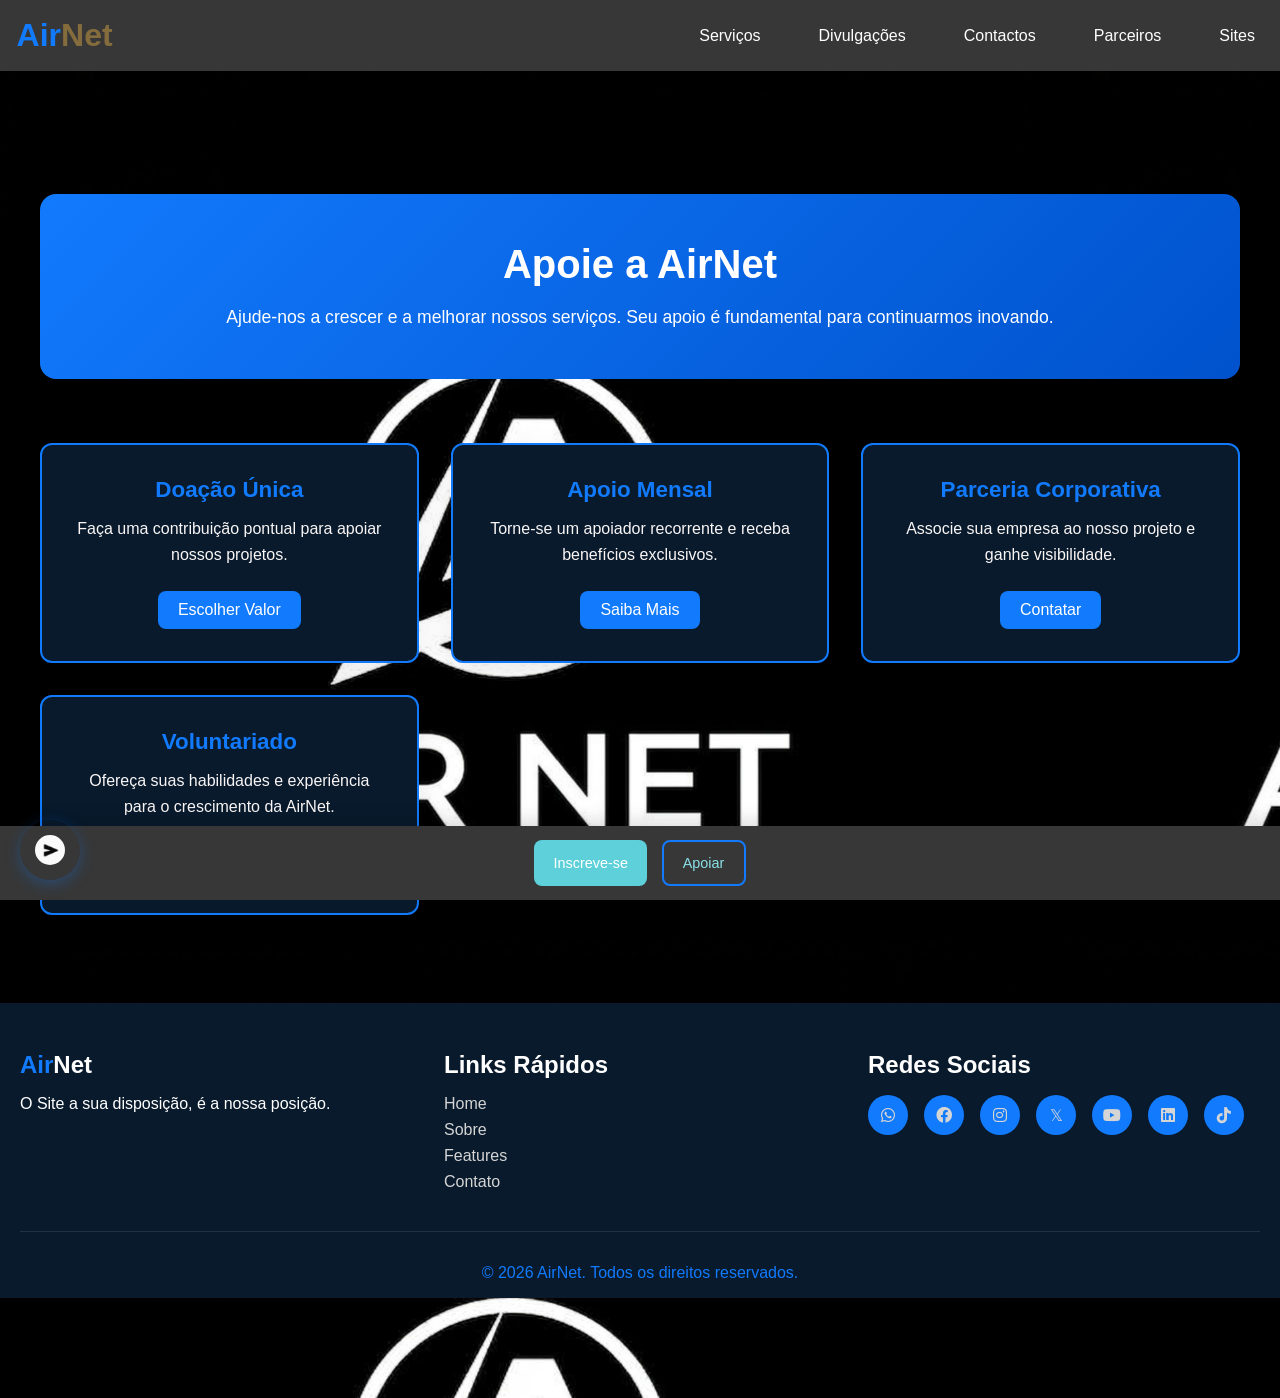
<file: apoir.html>
<!DOCTYPE html>
<html lang="pt-pt">
<head>
    <meta charset="UTF-8">
    <meta name="viewport" content="width=device-width, initial-scale=1.0, user-scalable=no">
    <meta name="description" content="Apoie a AirNet - Ajude-nos a crescer e melhorar nossos serviços. Doações, apoios mensais, parcerias e voluntariado para o avanço da TI em Angola.">
    <meta name="keywords" content="apoiar AirNet, doações, parcerias, voluntariado, TI Angola">
    <link rel="stylesheet" href="https://cdnjs.cloudflare.com/ajax/libs/font-awesome/6.0.0/css/all.min.css">
    <link rel="shortcut icon" href="Asserts/img/logo.png-p1.jpeg" type="image/x-icon">
    <link rel="stylesheet" href="Asserts/Css/stylr.css">
    
    <title>Apoiar | AirNet</title>
</head>
<body>
    <header class="cabecalho">
        <nav class="nav-bar">
            <a href="Index.html" id="nav-logo">Air<span class="net">Net</span></a>
            <div class="nav-mobile">
                <span class="nav-toggle" aria-label="Abrir menu">&#9776;</span>
                <ul class="nav-lista">
                 <li class="nav-item"><a href="serviços.html">Serviços</a></li>
                 <li class="nav-item"><a href="divulgaçao.html">Divulgações</a></li>
                 <li class="nav-item"><a href="contactos.html">Contactos</a></li>
                 <li class="nav-item"><a href="parceiros.html">Parceiros</a></li>
                 <li class="nav-item"><a href="sites.html">Sites</a></li>
                 <li class="nav-item"><a href="busca.html">Busca</a></li>
                </ul>
            </div>
        </nav>
    </header>

    <main class="main-q">
        <section class="section-apoiar">
            <div class="apoiar-card">
                <h1>Apoie a AirNet</h1>
                <p>Ajude-nos a crescer e a melhorar nossos serviços. Seu apoio é fundamental para continuarmos inovando.</p>
            </div>

            <section class="apoiar-grid">
                <div class="apoiar-item">
                    <h3>Doação Única</h3>
                    <p>Faça uma contribuição pontual para apoiar nossos projetos.</p>
                    <a href="http://wa.me/+244956239945" class="btn-apoiar-link">Escolher Valor</a>
                </div>

                <div class="apoiar-item">
                    <h3>Apoio Mensal</h3>
                    <p>Torne-se um apoiador recorrente e receba benefícios exclusivos.</p>
                    <a href="http://wa.me/+244956239945" class="btn-apoiar-link">Saiba Mais</a>
                </div>

                <div class="apoiar-item">
                    <h3>Parceria Corporativa</h3>
                    <p>Associe sua empresa ao nosso projeto e ganhe visibilidade.</p>
                    <a href="http://wa.me/+244956239945" class="btn-apoiar-link">Contatar</a>
                </div>

                <div class="apoiar-item">
                    <h3>Voluntariado</h3>
                    <p>Ofereça suas habilidades e experiência para o crescimento da AirNet.</p>
                    <a href="http://wa.me/+244956239945" class="btn-apoiar-link">Participar</a>
                </div>
            </section>
        </section>
    </main>

    <footer class="rodape">
         <div class="rodape-btns">
            <a class="btn-footer" href="Increve-se.html">Inscreve-se</a>
            <a class="btn-footer btn-apoiar" href="apoir.html">Apoiar</a>
        </div>
    </footer>

    <!-- Footer -->
    <footer class="footer">
        <div class="container">
            <div class="footer-content">
                <div class="footer-section">
                    <h4><span>Air</span>Net</h4>
                    <p>O Site a sua disposição, é a nossa posição.</p>
                </div>
                <div class="footer-section">
                    <h4>Links Rápidos</h4>
                    <ul>
                        <li><a href="#home">Home</a></li>
                        <li><a href="#sobre">Sobre</a></li>
                        <li><a href="#features">Features</a></li>
                        <li><a href="#contato">Contato</a></li>
                    </ul>
                </div>
                <div class="footer-section">
                    <h4>Redes Sociais</h4>
                    <div class="social-links">
                        <a href="https://wa.me/244956239945?text=Olá%20Olá AirNet!" target="_blank" title="WhatsApp"><i class="fab fa-whatsapp"></i></a>
                        <a href="facebook.com" title="Facebook"><i class="fab fa-facebook"></i></a>
                        <a href="https://instagram.com/airnet220" title="Instagram"><i class="fab fa-instagram"></i></a>
                        <a href="https://x.com" title="X">𝕏<i class="fab fa-x-twitter"></i></a>
                        <a href="#" title="YouTube"><i class="fab fa-youtube"></i></a>
                        <a href="https://www.linkedin.com/groups/18491007/" target="_blank" title="LinkedIn"><i class="fab fa-linkedin"></i></a>
                        <a href="https://www.tiktok.com/@airnet28?is_from_webapp=1&sender_device=pc" target="_blank" title="TikTok"><i class="fab fa-tiktok"></i></a>
                    </div>
                </div>
            </div>
            <div class="footer-bottom">
                <p>&copy; 2026 AirNet. Todos os direitos reservados.</p>
            </div>
        </div>
    </footer>
    

    <!-- AirIA Chatbot -->
    <div id="airia-chatbot">
        <button id="airia-toggle" class="airia-button">
            <span class="airia-logo">🤖</span>
            
        </button>
        <div id="airia-chat" class="airia-chat-window">
            <div class="airia-header">
                <span>AirIA - Assistente Virtual</span>
                <button id="airia-close">&times;</button>
            </div>
            <div id="airia-messages" class="airia-messages">
                <div class="airia-message airia-bot">
                    <span class="airia-avatar">🤖</span>
                    <div class="airia-bubble">Olá! Sou a AirIA, sua assistente virtual. Como posso ajudar você hoje?</div>
                </div>
            </div>
            <div class="airia-input-area">
                <input type="text" id="airia-input" placeholder="Digite sua mensagem..." />
                <button id="airia-send">Enviar</button>
            </div>
        </div>
    </div>

    <script src="Asserts/js/script.js"></script>
</body>
</html>
</file>
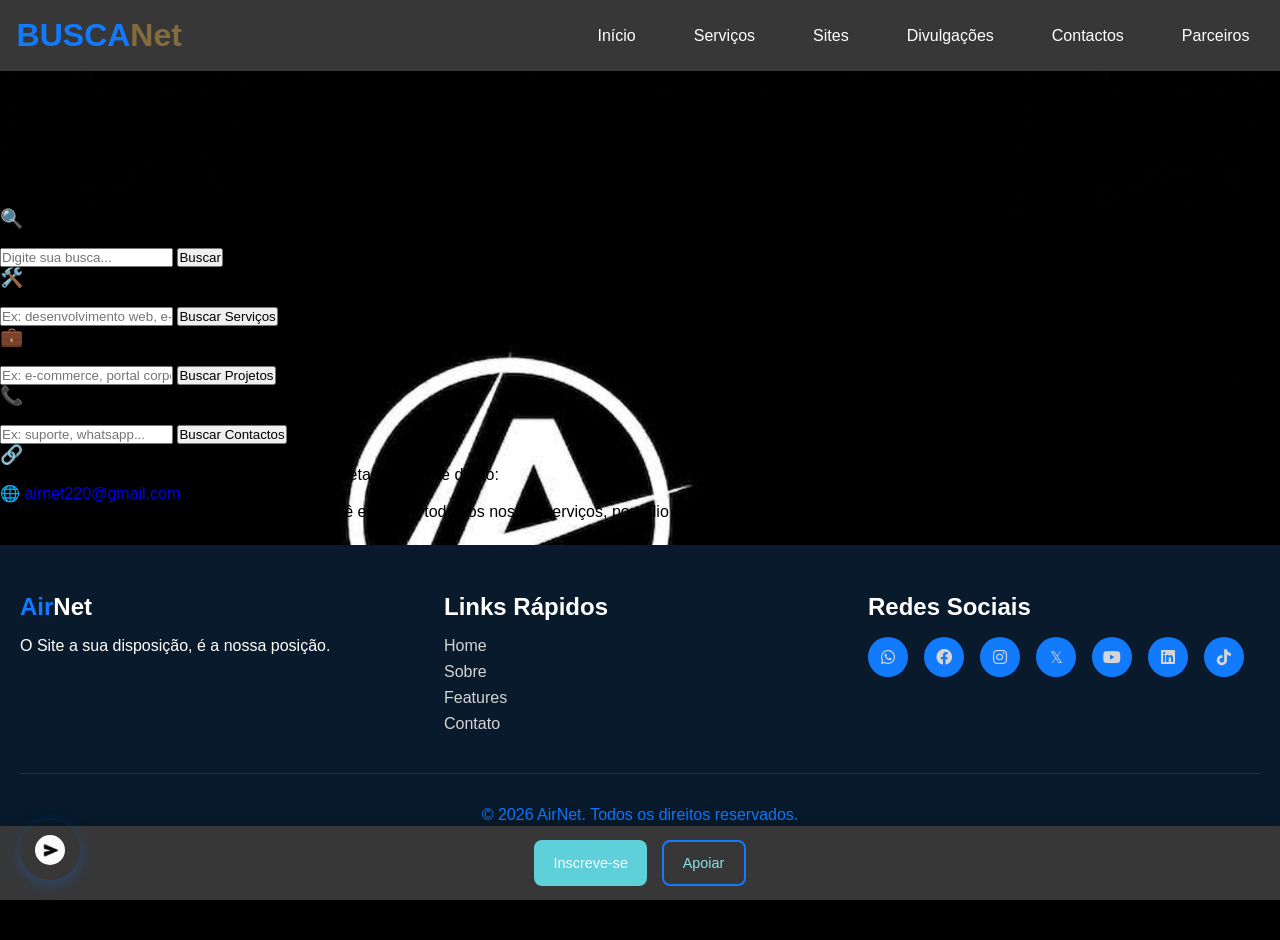
<file: busca.html>
<!DOCTYPE html>
<html lang="pt-pt">
<head>
    <meta charset="UTF-8">
    <meta name="viewport" content="width=device-width, initial-scale=1.0, user-scalable=no">
    <meta name="description" content="Motores de Busca AirNet - Busque por serviços, projetos, contatos e informações da AirNet. Ferramentas avançadas de pesquisa para encontrar o que precisa.">
    <meta name="keywords" content="motores de busca AirNet, pesquisa, serviços, projetos, contatos, TI Angola">
    <link rel="stylesheet" href="Asserts/Css/stylr.css">
    <link rel="stylesheet" href="https://cdnjs.cloudflare.com/ajax/libs/font-awesome/6.0.0/css/all.min.css">
    <link rel="shortcut icon" href="Asserts/img/logo.png-p1.jpeg" type="image/x-icon">
    <title>Motores de Busca - AirNet</title>
</head>
<body>
    <!-- #=======Cabecalho========-->
    <header class="cabecalho">
        <!-- #=======Nav-bar======== -->
        <nav class="nav-bar">
            <!-- #=======Nav-Logo======= -->
            <a href="Index.html" id="nav-logo">BUSCA<span class="net">Net</span></a>
            <div class="nav-mobile">
                <span class="nav-toggle" aria-label="Abrir menu">&#9776;</span>
                <ul class="nav-lista">
                    <li class="nav-item"><a href="Index.html">Início</a></li>
                    <li class="nav-item"><a href="serviços.html">Serviços</a></li>
                    <li class="nav-item"><a href="sites.html">Sites</a></li>
                    <li class="nav-item"><a href="divulgaçao.html">Divulgações</a></li>
                    <li class="nav-item"><a href="contactos.html">Contactos</a></li>
                    <li class="nav-item"><a href="parceiros.html">Parceiros</a></li>
                    <li class="nav-item"><a href="canal-whatsapp.html">WhatsApp</a></li>
                </ul>
            </div>
        </nav>
    </header>

    <main>
        <!-- SEÇÃO MOTORES DE BUSCA -->
        <section class="section-search">
            <div class="search-header">
                <h2>Motores de Busca AirNet</h2>
                <p>Encontre informações, serviços e soluções através dos nossos motores de busca especializados</p>
            </div>

            <!-- BUSCA GERAL -->
            <div class="search-engine">
                <h3>🔍 Busca Geral AirNet</h3>
                <p>Busque por qualquer informação relacionada aos nossos serviços, projetos e soluções.</p>
                <div class="search-form">
                    <input type="text" id="general-search" placeholder="Digite sua busca..." class="search-input">
                    <button onclick="performGeneralSearch()" class="search-btn">Buscar</button>
                </div>
                <div id="general-results" class="search-results"></div>
            </div>

            <!-- BUSCA DE SERVIÇOS -->
            <div class="search-engine">
                <h3>🛠️ Busca de Serviços</h3>
                <p>Encontre serviços específicos de desenvolvimento web, documentação e soluções tecnológicas.</p>
                <div class="search-form">
                    <input type="text" id="service-search" placeholder="Ex: desenvolvimento web, e-commerce..." class="search-input">
                    <button onclick="performServiceSearch()" class="search-btn">Buscar Serviços</button>
                </div>
                <div id="service-results" class="search-results"></div>
            </div>

            <!-- BUSCA DE PROJETOS -->
            <div class="search-engine">
                <h3>💼 Busca de Projetos</h3>
                <p>Explore nosso portfólio de projetos realizados e cases de sucesso.</p>
                <div class="search-form">
                    <input type="text" id="project-search" placeholder="Ex: e-commerce, portal corporativo..." class="search-input">
                    <button onclick="performProjectSearch()" class="search-btn">Buscar Projetos</button>
                </div>
                <div id="project-results" class="search-results"></div>
            </div>

            <!-- BUSCA DE CONTATO -->
            <div class="search-engine">
                <h3>📞 Busca de Contactos</h3>
                <p>Encontre informações de contato e suporte técnico.</p>
                <div class="search-form">
                    <input type="text" id="contact-search" placeholder="Ex: suporte, whatsapp..." class="search-input">
                    <button onclick="performContactSearch()" class="search-btn">Buscar Contactos</button>
                </div>
                <div id="contact-results" class="search-results"></div>
            </div>

            <!-- LINK OFICIAL -->
            <div class="official-link">
                <h3>🔗 Link Oficial AirNet</h3>
                <p>Acesse nosso link oficial para informações completas e suporte direto:</p>
                <a href="https://airnet220@gmail.com" target="_blank" class="official-btn">
                    🌐 airnet220@gmail.com
                </a>
                <p class="link-description">
                    Este é o email oficial da AirNet Angola, onde você encontra todos os nossos serviços,
                    portfólio completo e informações atualizadas sobre nossas soluções em TIC.
                </p>
            </div>
        </section>
    </main>

    <footer class="rodape">
        <div class="rodape-btns">
            <a class="btn-footer" href="Increve-se.html">Inscreve-se</a>
            <a class="btn-footer btn-apoiar" href="apoir.html">Apoiar</a>
        </div>
    </footer>

    <!-- Footer -->
    <footer class="footer">
        <div class="container">
            <div class="footer-content">
                <div class="footer-section">
                    <h4><span>Air</span>Net</h4>
                    <p>O Site a sua disposição, é a nossa posição.</p>
                </div>
                <div class="footer-section">
                    <h4>Links Rápidos</h4>
                    <ul>
                        <li><a href="#home">Home</a></li>
                        <li><a href="#sobre">Sobre</a></li>
                        <li><a href="#features">Features</a></li>
                        <li><a href="#contato">Contato</a></li>
                    </ul>
                </div>
                <div class="footer-section">
                    <h4>Redes Sociais</h4>
                    <div class="social-links">
                        <a href="https://wa.me/244956239945?text=Olá%20Olá AirNet!" target="_blank" title="WhatsApp"><i class="fab fa-whatsapp"></i></a>
                        <a href="facebook.com" title="Facebook"><i class="fab fa-facebook"></i></a>
                        <a href="https://instagram.com/airnet220" title="Instagram"><i class="fab fa-instagram"></i></a>
                        <a href="https://x.com" title="X">𝕏<i class="fab fa-x-twitter"></i></a>
                        <a href="" title="YouTube"><i class="fab fa-youtube"></i></a>
                        <a href="https://www.linkedin.com/groups/18491007/" target="_blank" title="LinkedIn"><i class="fab fa-linkedin"></i></a>
                        <a href="https://www.tiktok.com/@airnet28?is_from_webapp=1&sender_device=pc" target="_blank" title="TikTok"><i class="fab fa-tiktok"></i></a>
                    </div>
                </div>
            </div>
            <div class="footer-bottom">
                <p>&copy; 2026 AirNet. Todos os direitos reservados.</p>
            </div>
        </div>
    </footer>


        <!-- AirIA Chatbot -->
    <div id="airia-chatbot">
        <button id="airia-toggle" class="airia-button">
            <span class="airia-logo">🤖</span>
            
        </button>
        <div id="airia-chat" class="airia-chat-window">
            <div class="airia-header">
                <span>AirIA - Assistente Virtual</span>
                <button id="airia-close">&times;</button>
            </div>
            <div id="airia-messages" class="airia-messages">
                <div class="airia-message airia-bot">
                    <span class="airia-avatar">🤖</span>
                    <div class="airia-bubble">Olá! Sou a AirIA, sua assistente virtual. Como posso ajudar você hoje?</div>
                </div>
            </div>
            <div class="airia-input-area">
                <input type="text" id="airia-input" placeholder="Digite sua mensagem..." />
                <button id="airia-send">Enviar</button>
            </div>
        </div>
    </div>

    <script src="Asserts/js/script.js"></script>
    <script>
        // Funções de busca específicas para AirNet
        async function performGeneralSearch() {
            const query = document.getElementById('general-search').value.trim();
            if (!query) {
                showMessage('Digite algo para buscar', true);
                return;
            }

            try {
                const response = await fetch('php/pagina.php', {
                    method: 'POST',
                    headers: { 'Content-Type': 'application/json' },
                    body: JSON.stringify({ action: 'search', type: 'general', query: query })
                });

                const result = await response.json();
                displayResults('general-results', result);
            } catch (error) {
                showMessage('Erro na busca: ' + error.message, true);
            }
        }

        async function performServiceSearch() {
            const query = document.getElementById('service-search').value.trim();
            if (!query) {
                showMessage('Digite um serviço para buscar', true);
                return;
            }

            try {
                const response = await fetch('php/pagina.php', {
                    method: 'POST',
                    headers: { 'Content-Type': 'application/json' },
                    body: JSON.stringify({ action: 'search', type: 'service', query: query })
                });

                const result = await response.json();
                displayResults('service-results', result);
            } catch (error) {
                showMessage('Erro na busca: ' + error.message, true);
            }
        }

        async function performProjectSearch() {
            const query = document.getElementById('project-search').value.trim();
            if (!query) {
                showMessage('Digite um tipo de projeto para buscar', true);
                return;
            }

            try {
                const response = await fetch('php/pagina.php', {
                    method: 'POST',
                    headers: { 'Content-Type': 'application/json' },
                    body: JSON.stringify({ action: 'search', type: 'project', query: query })
                });

                const result = await response.json();
                displayResults('project-results', result);
            } catch (error) {
                showMessage('Erro na busca: ' + error.message, true);
            }
        }

        async function performContactSearch() {
            const query = document.getElementById('contact-search').value.trim();
            if (!query) {
                showMessage('Digite informações de contato para buscar', true);
                return;
            }

            try {
                const response = await fetch('php/pagina.php', {
                    method: 'POST',
                    headers: { 'Content-Type': 'application/json' },
                    body: JSON.stringify({ action: 'search', type: 'contact', query: query })
                });

                const result = await response.json();
                displayResults('contact-results', result);
            } catch (error) {
                showMessage('Erro na busca: ' + error.message, true);
            }
        }

        function displayResults(containerId, result) {
            const container = document.getElementById(containerId);
            container.innerHTML = '';

            if (!result.success) {
                container.innerHTML = '<p class="error">Erro na busca: ' + result.message + '</p>';
                return;
            }

            if (!result.results || result.results.length === 0) {
                container.innerHTML = '<p>Nenhum resultado encontrado.</p>';
                return;
            }

            let html = '<div class="search-results-list">';
            result.results.forEach(item => {
                html += `
                    <div class="search-result-item">
                        <h4>${item.title}</h4>
                        <p>${item.description}</p>
                        ${item.link ? `<a href="${item.link}" class="result-link">Ver mais →</a>` : ''}
                    </div>
                `;
            });
            html += '</div>';

            container.innerHTML = html;
        }
    </script>
</body>
</html>
</file>
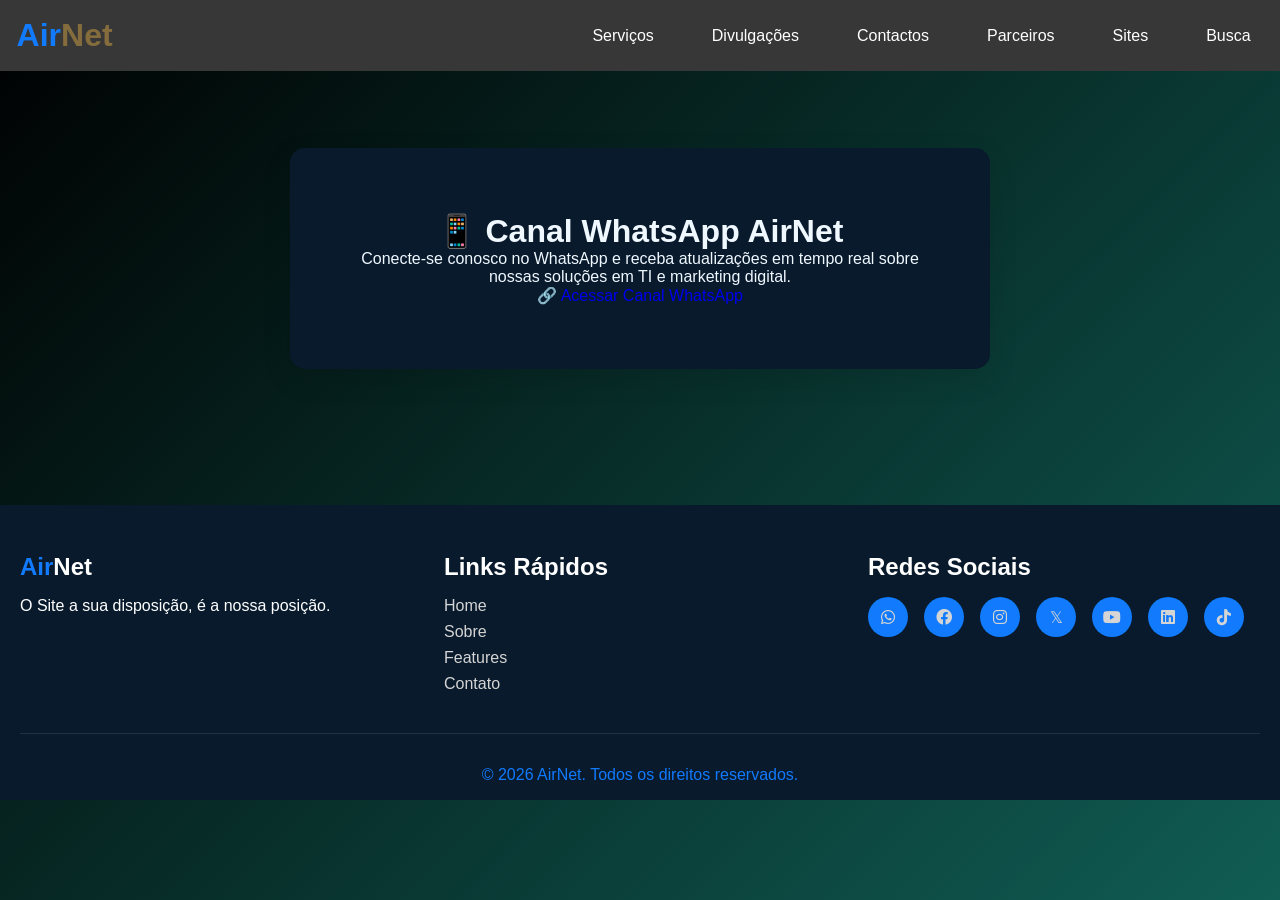
<file: canal-whatsapp.html>
<!DOCTYPE html>
<html lang="pt-pt">
<head>
    <meta charset="UTF-8">
    <meta name="viewport" content="width=device-width, initial-scale=1.0">
    <meta name="description" content="Canal WhatsApp AirNet - Conecte-se conosco no WhatsApp e receba atualizações em tempo real sobre TI, marketing digital e inovações empresariais.">
    <meta name="keywords" content="canal WhatsApp AirNet, atualizações, TI Angola, marketing digital, WhatsApp Business">
    <link rel="stylesheet" href="Asserts/Css/stylr.css">
    <link rel="stylesheet" href="https://cdnjs.cloudflare.com/ajax/libs/font-awesome/6.0.0/css/all.min.css">
    <link rel="shortcut icon" href="Asserts/img/logo.png-p1.jpeg" type="image/x-icon">

    <title>Canal WhatsApp | AirNet</title>
    <style>
        .whatsapp-channel {
            padding-top: 80px;
            background: linear-gradient(135deg, #000000 0%, #105d54 100%);
            min-height: 100vh;
            display: flex;
            flex-direction: column;
        }
        
        .channel-center {
            flex: 1;
            display: flex;
            align-items: center;
            justify-content: center;
            padding: 2rem;
            padding-bottom: 100px;
        }

        .channel-card {
            text-align: center;
            background:var(--color-s);
            border-radius: 15px;
            padding: 4rem 3rem;
            box-shadow: 0 10px 30px rgba(0, 0, 0, 0.1);
            max-width: 700px;
            width: 100%;
            color: aliceblue;
        }
    </style>
</head>
<body class="whatsapp-channel">
     <header class="cabecalho">
        <nav class="nav-bar">
            <a href="Index.html" id="nav-logo"><span class="a-logo">A</span>ir<span class="net">Net</span></a>
            <div class="nav-mobile">
                <span class="nav-toggle" aria-label="Abrir menu">&#9776;</span>
                <ul class="nav-lista">
                 <li class="nav-item"><a href="serviços.html">Serviços</a></li>
                 <li class="nav-item"><a href="divulgaçao.html">Divulgações</a></li>
                 <li class="nav-item"><a href="contactos.html">Contactos</a></li>
                 <li class="nav-item"><a href="parceiros.html">Parceiros</a></li>
                 <li class="nav-item"><a href="sites.html">Sites</a></li>
                 <li class="nav-item"><a href="busca.html">Busca</a></li>
                 <li class="nav-item"><a href="canal-whatsapp.html">WhatsApp</a></li>
                </ul>
            </div>
        </nav>
     </header>

     <div class="channel-center">
         <div class="channel-card">
             <h1>📱 Canal WhatsApp <span class="airnet-color">AirNet</span></h1>
             <p>Conecte-se conosco no WhatsApp e receba atualizações em tempo real sobre nossas soluções em TI e marketing digital.</p>
             <a href="https://whatsapp.com/channel/0029VbCHgsNAInPdXh5l8k1M" target="_blank" class="channel-link">
                 🔗 Acessar Canal WhatsApp
             </a>
         </div>
     </div>

     <script src="Asserts/js/script.js"></script>

    <!-- Footer -->
    <footer class="footer">
        <div class="container">
            <div class="footer-content">
                <div class="footer-section">
                    <h4><span>Air</span>Net</h4>
                    <p>O Site a sua disposição, é a nossa posição.</p>
                </div>
                <div class="footer-section">
                    <h4>Links Rápidos</h4>
                    <ul>
                        <li><a href="#home">Home</a></li>
                        <li><a href="#sobre">Sobre</a></li>
                        <li><a href="#features">Features</a></li>
                        <li><a href="#contato">Contato</a></li>
                    </ul>
                </div>
                <div class="footer-section">
                    <h4>Redes Sociais</h4>
                    <div class="social-links">
                        <a href="https://wa.me/244956239945?text=Olá%20Olá AirNet!" target="_blank" title="WhatsApp"><i class="fab fa-whatsapp"></i></a>
                        <a href="facebook.com" title="Facebook"><i class="fab fa-facebook"></i></a>
                        <a href="https://instagram.com/airnet220" title="Instagram"><i class="fab fa-instagram"></i></a>
                        <a href="https://x.com" title="X">𝕏</a>
                        <a href="#" title="YouTube"><i class="fab fa-youtube"></i></a>
                        <a href="https://www.linkedin.com/groups/18491007/" target="_blank" title="LinkedIn"><i class="fab fa-linkedin"></i></a>
                        <a href="https://www.tiktok.com/@airnet28?is_from_webapp=1&sender_device=pc" target="_blank" title="TikTok"><i class="fab fa-tiktok"></i></a>
                    </div>
                </div>
            </div>
            <div class="footer-bottom">
                <p>&copy; 2026 AirNet. Todos os direitos reservados.</p>
            </div>
        </div>
    </footer>
</body>
</html>
</file>
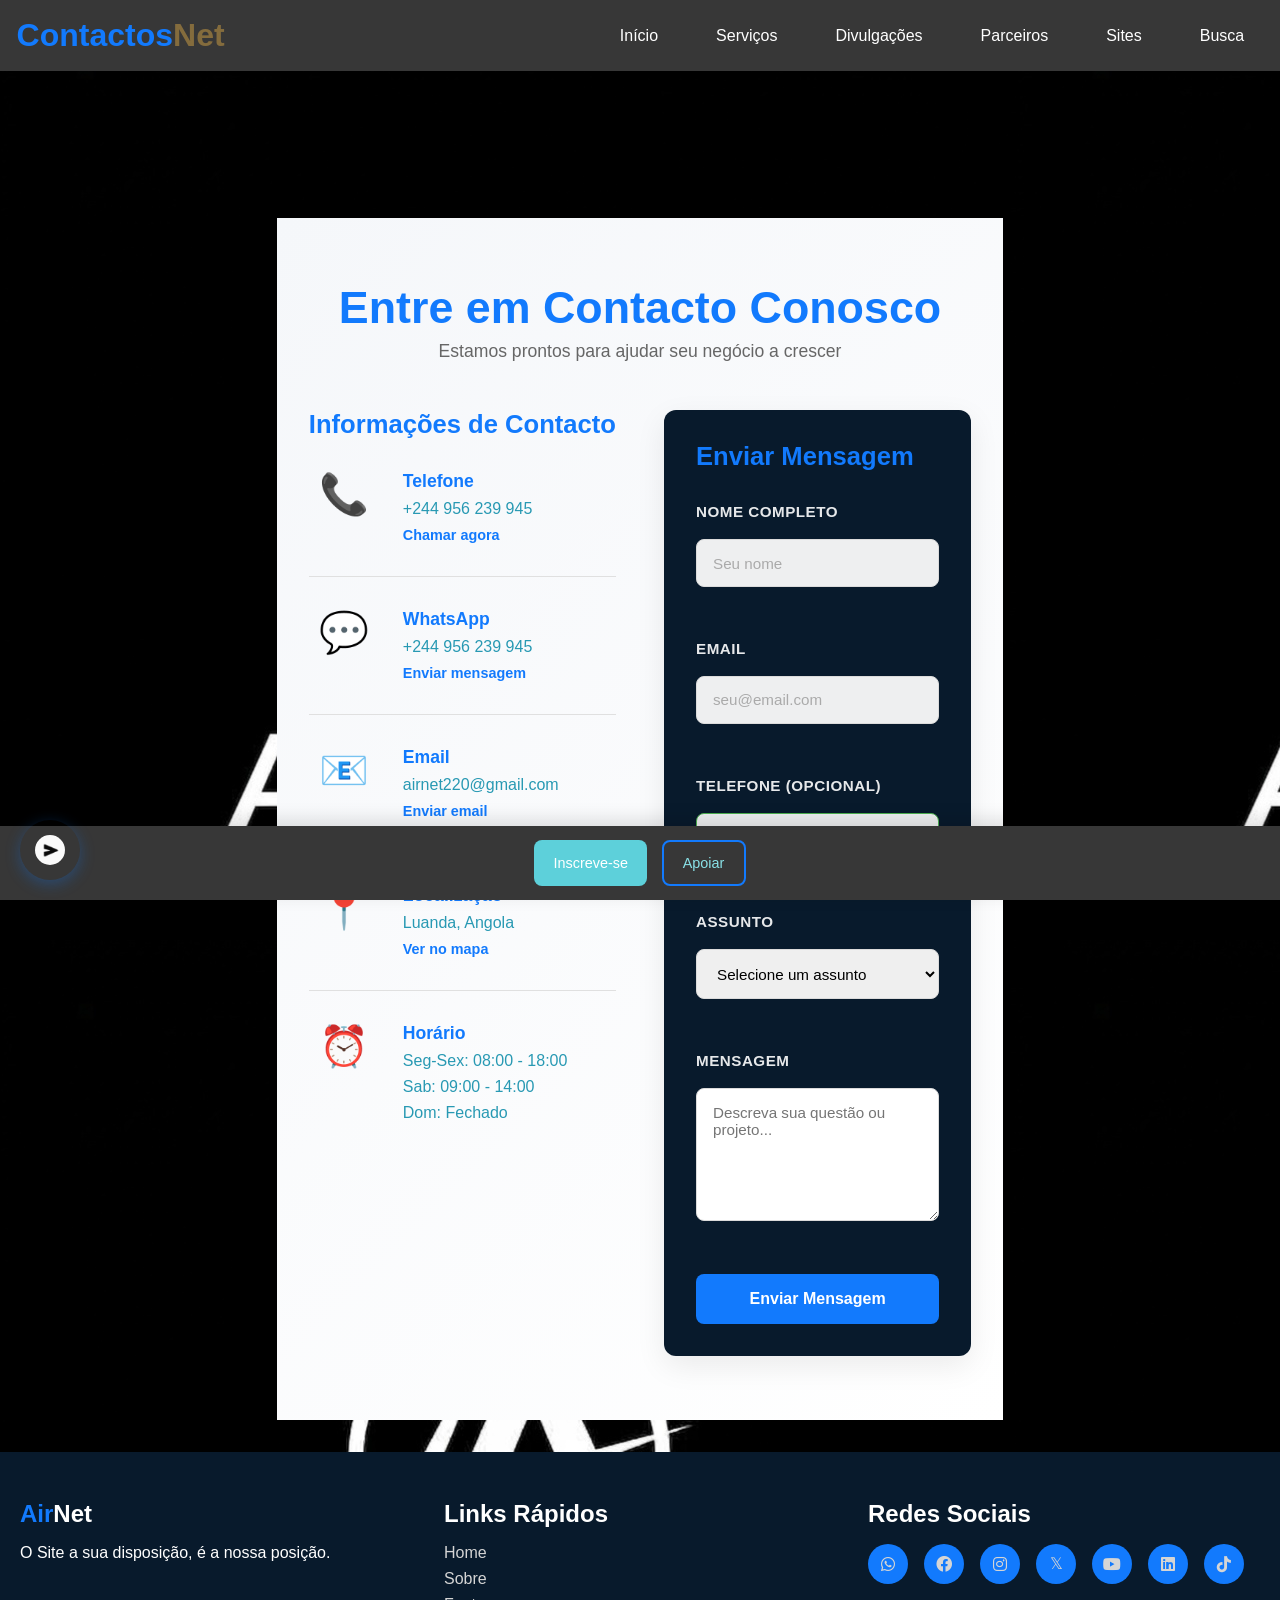
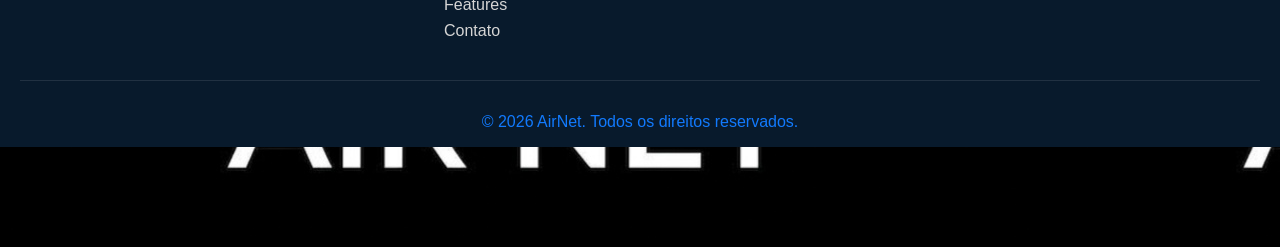
<file: contactos.html>
<!DOCTYPE html>
<html lang="pt-pt">
<head>
    <meta charset="UTF-8">
    <meta name="viewport" content="width=device-width, initial-scale=1.0, user-scalable=no">
    <meta name="description" content="Contactos AirNet - Entre em contato conosco. Telefone, WhatsApp, email e localização. Estamos prontos para ajudar seu negócio a crescer.">
    <meta name="keywords" content="contactos AirNet, telefone, WhatsApp, email, localização Angola">
    <link rel="shortcut icon" href="Asserts/img/logo.png-p1.jpeg" type="image/x-icon">
    <link rel="stylesheet" href="Asserts/Css/stylr.css">

        <link rel="stylesheet" href="https://cdnjs.cloudflare.com/ajax/libs/font-awesome/6.0.0/css/all.min.css">
    <title>Contactos | AirNet</title>
</head>
<body>
     <header class="cabecalho">
    <!-- #=======Nav-bar======== -->
        <nav class="nav-bar">
            <!-- #=======Nav-Logo======= -->
            <a href="#" id="nav-logo">Contactos<span class="net">Net</span></a>

            <div class="nav-mobile">
                <span class="nav-toggle" aria-label="Abrir menu">&#9776;</span>
                <ul class="nav-lista">
                    <li class="nav-item"><a href="Index.html">Início</a></li>
                    <li class="nav-item"><a href="serviços.html">Serviços</a></li>
                    <li class="nav-item"><a href="divulgaçao.html">Divulgações</a></li>
                    <li class="nav-item"><a href="parceiros.html">Parceiros</a></li>
                    <li class="nav-item"><a href="sites.html">Sites</a></li>
                    <li class="nav-item"><a href="busca.html">Busca</a></li>
                    <li class="nav-item"><a href="canal-whatsapp.html">WhatsApp</a></li>
                </ul>
            </div>

            <!-- ======Botões-Nav-bar====== -->
             
        </nav> 
     </header>

     <section class="contactos-c">
        <div>
            
              
            </form>
        </div>
     </section>

     <!-- SEÇÃO COMPLETA DE CONTACTOS -->
     <section class="contact-section">
        <div class="contact-header">
            <h1>Entre em Contacto Conosco</h1>
            <p>Estamos prontos para ajudar seu negócio a crescer</p>
        </div>

        <div class="contact-container">
            <!-- INFORMAÇÕES DE CONTACTO -->
            <div class="contact-info">
                <h2>Informações de Contacto</h2>
                
                <div class="info-item">
                    <div class="info-icon">📞</div>
                    <div class="info-content">
                        <h3>Telefone</h3>
                        <p>+244 956 239 945</p>
                        <a href="tel:+244956239945">Chamar agora</a>
                    </div>
                </div>

                <div class="info-item">
                    <div class="info-icon">💬</div>
                    <div class="info-content">
                        <h3>WhatsApp</h3>
                        <p>+244 956 239 945</p>
                        <a href="http://wa.me/+244956239945" target="_blank">Enviar mensagem</a>
                    </div>
                </div>

                <div class="info-item">
                    <div class="info-icon">📧</div>
                    <div class="info-content">
                        <h3>Email</h3>
                        <p>airnet220@gmail.com</p>
                        <a href="mailto:airnet220@gmail.com">Enviar email</a>
                    </div>
                </div>

                <div class="info-item">
                    <div class="info-icon">📍</div>
                    <div class="info-content">
                        <h3>Localização</h3>
                        <p>Luanda, Angola</p>
                        <a href="#">Ver no mapa</a>
                    </div>
                </div>

                <div class="info-item">
                    <div class="info-icon">⏰</div>
                    <div class="info-content">
                        <h3>Horário</h3>
                        <p>Seg-Sex: 08:00 - 18:00</p>
                        <p>Sab: 09:00 - 14:00</p>
                        <p>Dom: Fechado</p>
                    </div>
                </div>
            </div>

            <!-- FORMULÁRIO DE CONTACTO -->
            <div class="contact-form">
                <h2>Enviar Mensagem</h2>
                <form id="contactForm">
                    <div class="form-group">
                        <label for="contactName">Nome Completo</label>
                        <input type="text" id="contactName" name="name" placeholder="Seu nome" required>
                    </div>

                    <div class="form-group">
                        <label for="contactEmail">Email</label>
                        <input type="email" id="contactEmail" name="email" placeholder="seu@email.com" required>
                    </div>

                    <div class="form-group">
                        <label for="contactPhone">Telefone (Opcional)</label>
                        <input type="tel" id="contactPhone" name="phone" placeholder="+244 9XX XXX XXX">
                    </div>

                    <div class="form-group">
                        <label for="contactSubject">Assunto</label>
                        <select id="contactSubject" name="subject" required>
                            <option value="">Selecione um assunto</option>
                            <option value="desenvolvimento">Desenvolvimento Web</option>
                            <option value="venda-sites">Venda de Sites</option>
                            <option value="documentacao">Documentação IT</option>
                            <option value="suporte">Suporte Técnico</option>
                            <option value="outro">Outro</option>
                        </select>
                    </div>

                    <div class="form-group">
                        <label for="contactMessage">Mensagem</label>
                        <textarea id="contactMessage" name="message" placeholder="Descreva sua questão ou projeto..." rows="6" required></textarea>
                    </div>

                    <button type="submit" class="submit-btn">Enviar Mensagem</button>
                    <div id="contact-message" class="form-message" style="display: none;"></div>
                </form>
            </div>
        </div>
     </section>

     <footer class="rodape">
         <div class="rodape-btns">
             <a class="btn-footer" href="Increve-se.html">Inscreve-se</a>
             <a class="btn-footer btn-apoiar" href="apoir.html">Apoiar</a>
         </div>
     </footer>



     <!-- Footer -->
    <footer class="footer">
        <div class="container">
            <div class="footer-content">
                <div class="footer-section">
                    <h4><span>Air</span>Net</h4>
                    <p>O Site a sua disposição, é a nossa posição.</p>
                </div>
                <div class="footer-section">
                    <h4>Links Rápidos</h4>
                    <ul>
                        <li><a href="#home">Home</a></li>
                        <li><a href="#sobre">Sobre</a></li>
                        <li><a href="#features">Features</a></li>
                        <li><a href="#contato">Contato</a></li>
                    </ul>
                </div>
                <div class="footer-section">
                    <h4>Redes Sociais</h4>
                    <div class="social-links">
                        <a href="https://wa.me/244956239945?text=Olá%20Olá AirNet!" target="_blank" title="WhatsApp"><i class="fab fa-whatsapp"></i></a>
                        <a href="facebook.com" title="Facebook"><i class="fab fa-facebook"></i></a>
                        <a href="https://instagram.com/airnet220" title="Instagram"><i class="fab fa-instagram"></i></a>
                        <a href="https://x.com" title="X">𝕏<i class="fab fa-x-twitter"></i></a>
                        <a href="#" title="YouTube"><i class="fab fa-youtube"></i></a>
                        <a href="https://www.linkedin.com/groups/18491007/" target="_blank" title="LinkedIn"><i class="fab fa-linkedin"></i></a>
                        <a href="https://www.tiktok.com/@airnet28?is_from_webapp=1&sender_device=pc" target="_blank" title="TikTok"><i class="fab fa-tiktok"></i></a>
                    </div>
                </div>
            </div>
            <div class="footer-bottom">
                <p>&copy; 2026 AirNet. Todos os direitos reservados.</p>
            </div>
        </div>
    </footer>


    <!-- AirIA Chatbot -->
    <div id="airia-chatbot">
        <button id="airia-toggle" class="airia-button">
            <span class="airia-logo">🤖</span>
            
        </button>
        <div id="airia-chat" class="airia-chat-window">
            <div class="airia-header">
                <span>AirIA - Assistente Virtual</span>
                <button id="airia-close">&times;</button>
            </div>
            <div id="airia-messages" class="airia-messages">
                <div class="airia-message airia-bot">
                    <span class="airia-avatar">🤖</span>
                    <div class="airia-bubble">Olá! Sou a AirIA, sua assistente virtual. Como posso ajudar você hoje?</div>
                </div>
            </div>
            <div class="airia-input-area">
                <input type="text" id="airia-input" placeholder="Digite sua mensagem..." />
                <button id="airia-send">Enviar</button>
            </div>
        </div>
    </div>

    <script src="Asserts/js/script.js"></script>
</body>
</html>
</file>
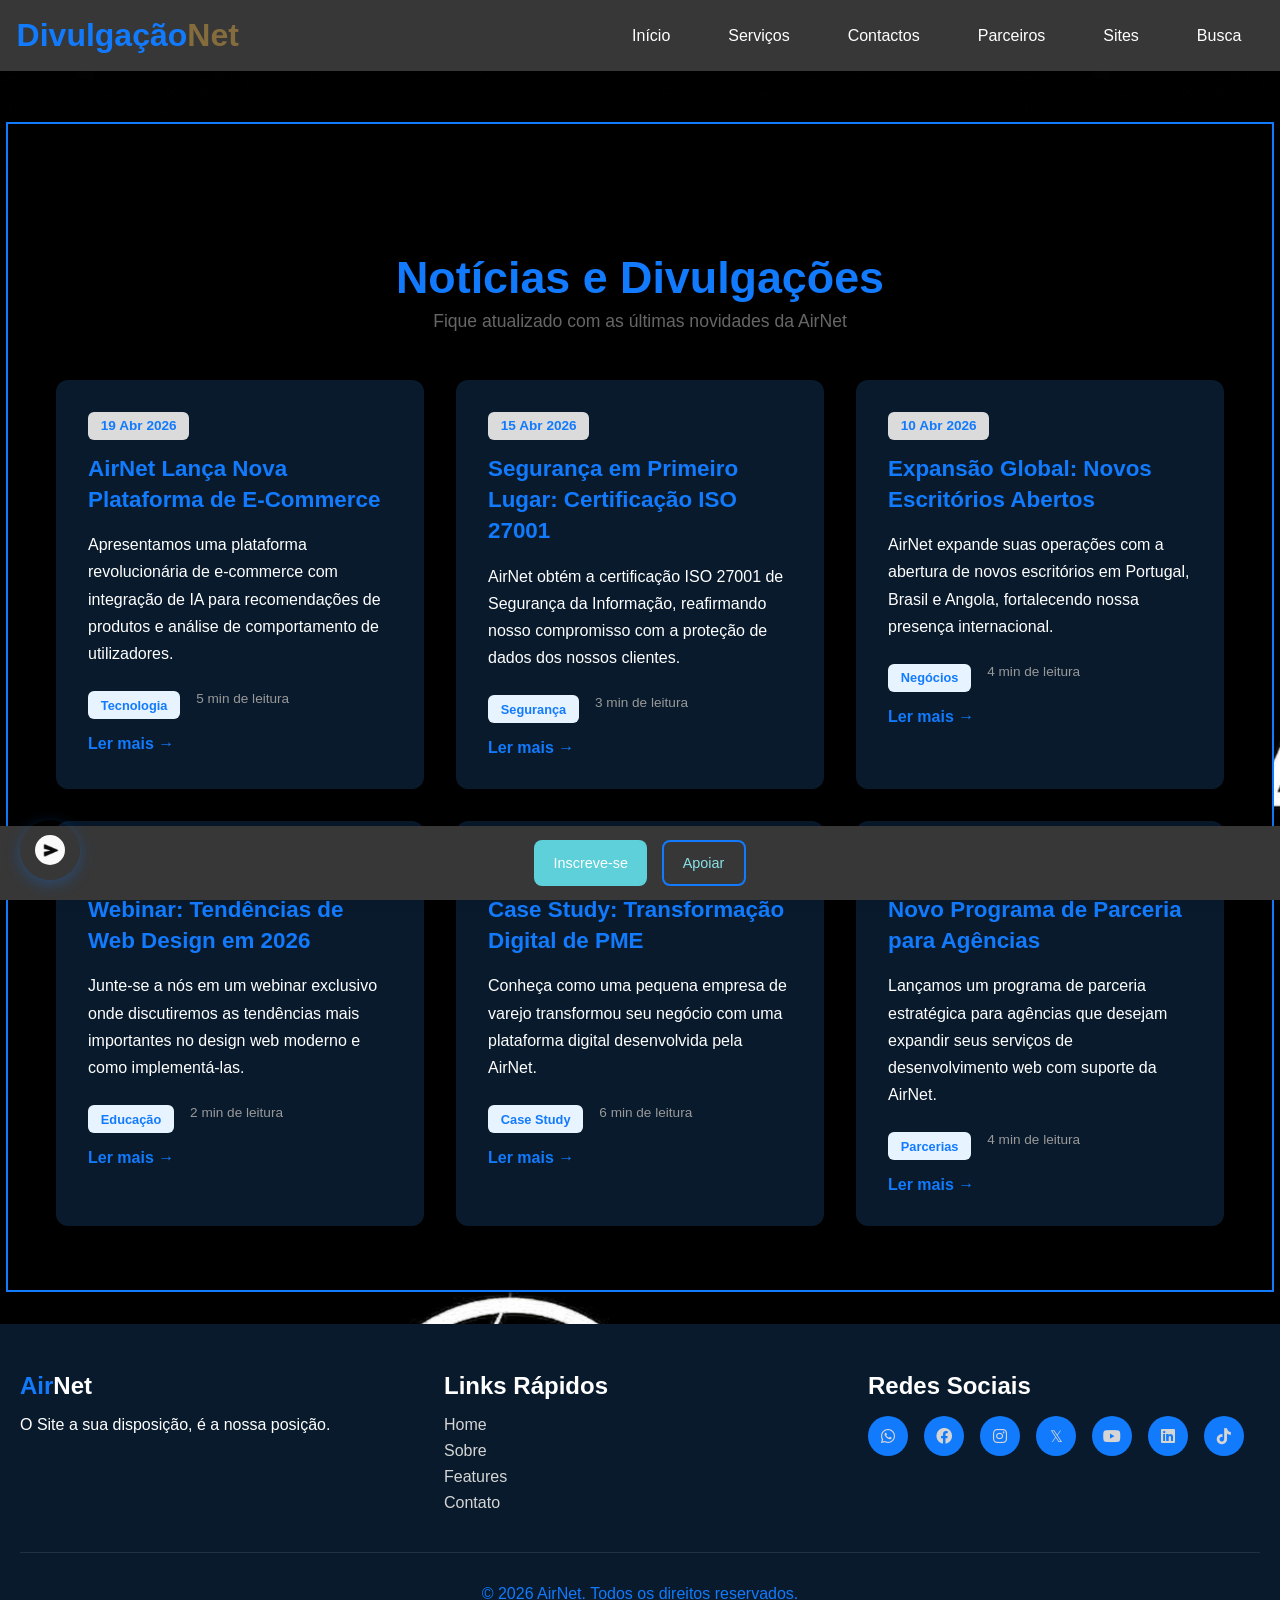
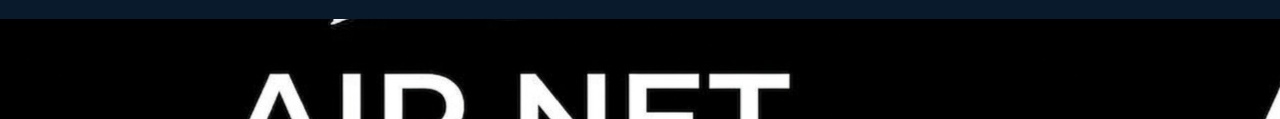
<file: divulgaçao.html>
<!DOCTYPE html>
<html lang="pt-pt">
<head>
    <meta charset="UTF-8">
    <meta name="viewport" content="width=device-width, initial-scale=1.0, user-scalable=no">
    <meta name="description" content="Divulgações AirNet - Fique por dentro das últimas novidades, lançamentos e atualizações da AirNet. Marketing digital e inovações em TI.">
    <meta name="keywords" content="divulgações AirNet, novidades, lançamentos, marketing digital, TI Angola">
    <link rel="stylesheet" href="Asserts/Css/stylr.css">
    <link rel="shortcut icon" href="Asserts/img/logo.png-p1.jpeg" type="image/x-icon">

    <title>Divulgações | AirNet</title>

      <link rel="stylesheet" href="https://cdnjs.cloudflare.com/ajax/libs/font-awesome/6.0.0/css/all.min.css">


</head>
<body class="divulgações">
     <header class="cabecalho">
    <!-- #=======Nav-bar======== -->
        <nav class="nav-bar">
            <!-- #=======Nav-Logo======= -->
            <a href="#" id="nav-logo">Divulgação<span class="net">Net</span></a>
            <div class="nav-mobile">
                <span class="nav-toggle" aria-label="Abrir menu">&#9776;</span>
                <ul class="nav-lista">
                 <li class="nav-item"><a href="Index.html">Início</a></li>
                 <li class="nav-item"><a href="serviços.html">Serviços</a></li>
                 <li class="nav-item"><a href="contactos.html">Contactos</a></li>
                 <li class="nav-item"><a href="parceiros.html">Parceiros</a></li>
                 <li class="nav-item"><a href="sites.html">Sites</a></li>
                 <li class="nav-item"><a href="busca.html">Busca</a></li>
                 <li class="nav-item"><a href="canal-whatsapp.html">WhatsApp</a></li>
                </ul>
            </div>
        </nav> 
     </header>

     <!-- SEÇÃO DE NOTÍCIAS E DIVULGAÇÕES -->
     <section class="divulgaciones-section">
        <div class="divulgaciones-header">
            <h1>Notícias e Divulgações</h1>
            <p>Fique atualizado com as últimas novidades da AirNet</p>
        </div>

        <div class="news-grid">
            <article class="news-card">
                <div class="news-date">19 Abr 2026</div>
                <h3>AirNet Lança Nova Plataforma de E-Commerce</h3>
                <p>Apresentamos uma plataforma revolucionária de e-commerce com integração de IA para recomendações de produtos e análise de comportamento de utilizadores.</p>
                <div class="news-meta">
                    <span class="category">Tecnologia</span>
                    <span class="read-time">5 min de leitura</span>
                </div>
                <a href="ler-mais.html" class="read-more">Ler mais →</a>
            </article>

            <article class="news-card">
                <div class="news-date">15 Abr 2026</div>
                <h3>Segurança em Primeiro Lugar: Certificação ISO 27001</h3>
                <p>AirNet obtém a certificação ISO 27001 de Segurança da Informação, reafirmando nosso compromisso com a proteção de dados dos nossos clientes.</p>
                <div class="news-meta">
                    <span class="category">Segurança</span>
                    <span class="read-time">3 min de leitura</span>
                </div>
                <a href="ler-mais.html" class="read-more">Ler mais →</a>
            </article>

            <article class="news-card">
                <div class="news-date">10 Abr 2026</div>
                <h3>Expansão Global: Novos Escritórios Abertos</h3>
                <p>AirNet expande suas operações com a abertura de novos escritórios em Portugal, Brasil e Angola, fortalecendo nossa presença internacional.</p>
                <div class="news-meta">
                    <span class="category">Negócios</span>
                    <span class="read-time">4 min de leitura</span>
                </div>
                <a href="ler-mais.html" class="read-more">Ler mais →</a>
            </article>

            <article class="news-card">
                <div class="news-date">05 Abr 2026</div>
                <h3>Webinar: Tendências de Web Design em 2026</h3>
                <p>Junte-se a nós em um webinar exclusivo onde discutiremos as tendências mais importantes no design web moderno e como implementá-las.</p>
                <div class="news-meta">
                    <span class="category">Educação</span>
                    <span class="read-time">2 min de leitura</span>
                </div>
                <a href="ler-mais.html" class="read-more">Ler mais →</a>
            </article>

            <article class="news-card">
                <div class="news-date">01 Abr 2026</div>
                <h3>Case Study: Transformação Digital de PME</h3>
                <p>Conheça como uma pequena empresa de varejo transformou seu negócio com uma plataforma digital desenvolvida pela AirNet.</p>
                <div class="news-meta">
                    <span class="category">Case Study</span>
                    <span class="read-time">6 min de leitura</span>
                </div>
                <a href="ler-mais.html" class="read-more">Ler mais →</a>
            </article>

            <article class="news-card">
                <div class="news-date">25 Mar 2026</div>
                <h3>Novo Programa de Parceria para Agências</h3>
                <p>Lançamos um programa de parceria estratégica para agências que desejam expandir seus serviços de desenvolvimento web com suporte da AirNet.</p>
                <div class="news-meta">
                    <span class="category">Parcerias</span>
                    <span class="read-time">4 min de leitura</span>
                </div>
                <a href="ler-mais.html" class="read-more">Ler mais →</a>
            </article>
        </div>
     </section>

     <footer class="rodape">
        <div class="rodape-btns">
            <a class="btn-footer" href="Increve-se.html">Inscreve-se</a>
            <a class="btn-footer btn-apoiar" href="apoir.html">Apoiar</a>
        </div>
    </footer>
    <!-- Footer -->
    <footer class="footer">
        <div class="container">
            <div class="footer-content">
                <div class="footer-section">
                    <h4><span>Air</span>Net</h4>
                    <p>O Site a sua disposição, é a nossa posição.</p>
                </div>
                <div class="footer-section">
                    <h4>Links Rápidos</h4>
                    <ul>
                        <li><a href="#home">Home</a></li>
                        <li><a href="#sobre">Sobre</a></li>
                        <li><a href="#features">Features</a></li>
                        <li><a href="#contato">Contato</a></li>
                    </ul>
                </div>
                <div class="footer-section">
                    <h4>Redes Sociais</h4>
                    <div class="social-links">
                        <a href="https://wa.me/244956239945?text=Olá%20Olá AirNet!" target="_blank" title="WhatsApp"><i class="fab fa-whatsapp"></i></a>
                        <a href="facebook.com" title="Facebook"><i class="fab fa-facebook"></i></a>
                        <a href="https://instagram.com/airnet220" title="Instagram"><i class="fab fa-instagram"></i></a>
                        <a href="https://x.com" title="X">𝕏<i class="fab fa-x-twitter"></i></a>
                        <a href="#" title="YouTube"><i class="fab fa-youtube"></i></a>
                        <a href="https://www.linkedin.com/groups/18491007/" target="_blank" title="LinkedIn"><i class="fab fa-linkedin"></i></a>
                        <a href="https://www.tiktok.com/@airnet28?is_from_webapp=1&sender_device=pc" target="_blank" title="TikTok"><i class="fab fa-tiktok"></i></a>
                    </div>
                </div>
            </div>
            <div class="footer-bottom">
                <p>&copy; 2026 AirNet. Todos os direitos reservados.</p>
            </div>
        </div>
    </footer>


    <!-- AirIA Chatbot -->
    <div id="airia-chatbot">
        <button id="airia-toggle" class="airia-button">
            <span class="airia-logo">🤖</span>
            
        </button>
        <div id="airia-chat" class="airia-chat-window">
            <div class="airia-header">
                <span>AirIA - Assistente Virtual</span>
                <button id="airia-close">&times;</button>
            </div>
            <div id="airia-messages" class="airia-messages">
                <div class="airia-message airia-bot">
                    <span class="airia-avatar">🤖</span>
                    <div class="airia-bubble">Olá! Sou a AirIA, sua assistente virtual. Como posso ajudar você hoje?</div>
                </div>
            </div>
            <div class="airia-input-area">
                <input type="text" id="airia-input" placeholder="Digite sua mensagem..." />
                <button id="airia-send">Enviar</button>
            </div>
        </div>
    </div>

    <script src="Asserts/js/script.js"></script>
</body>
</html>
</file>
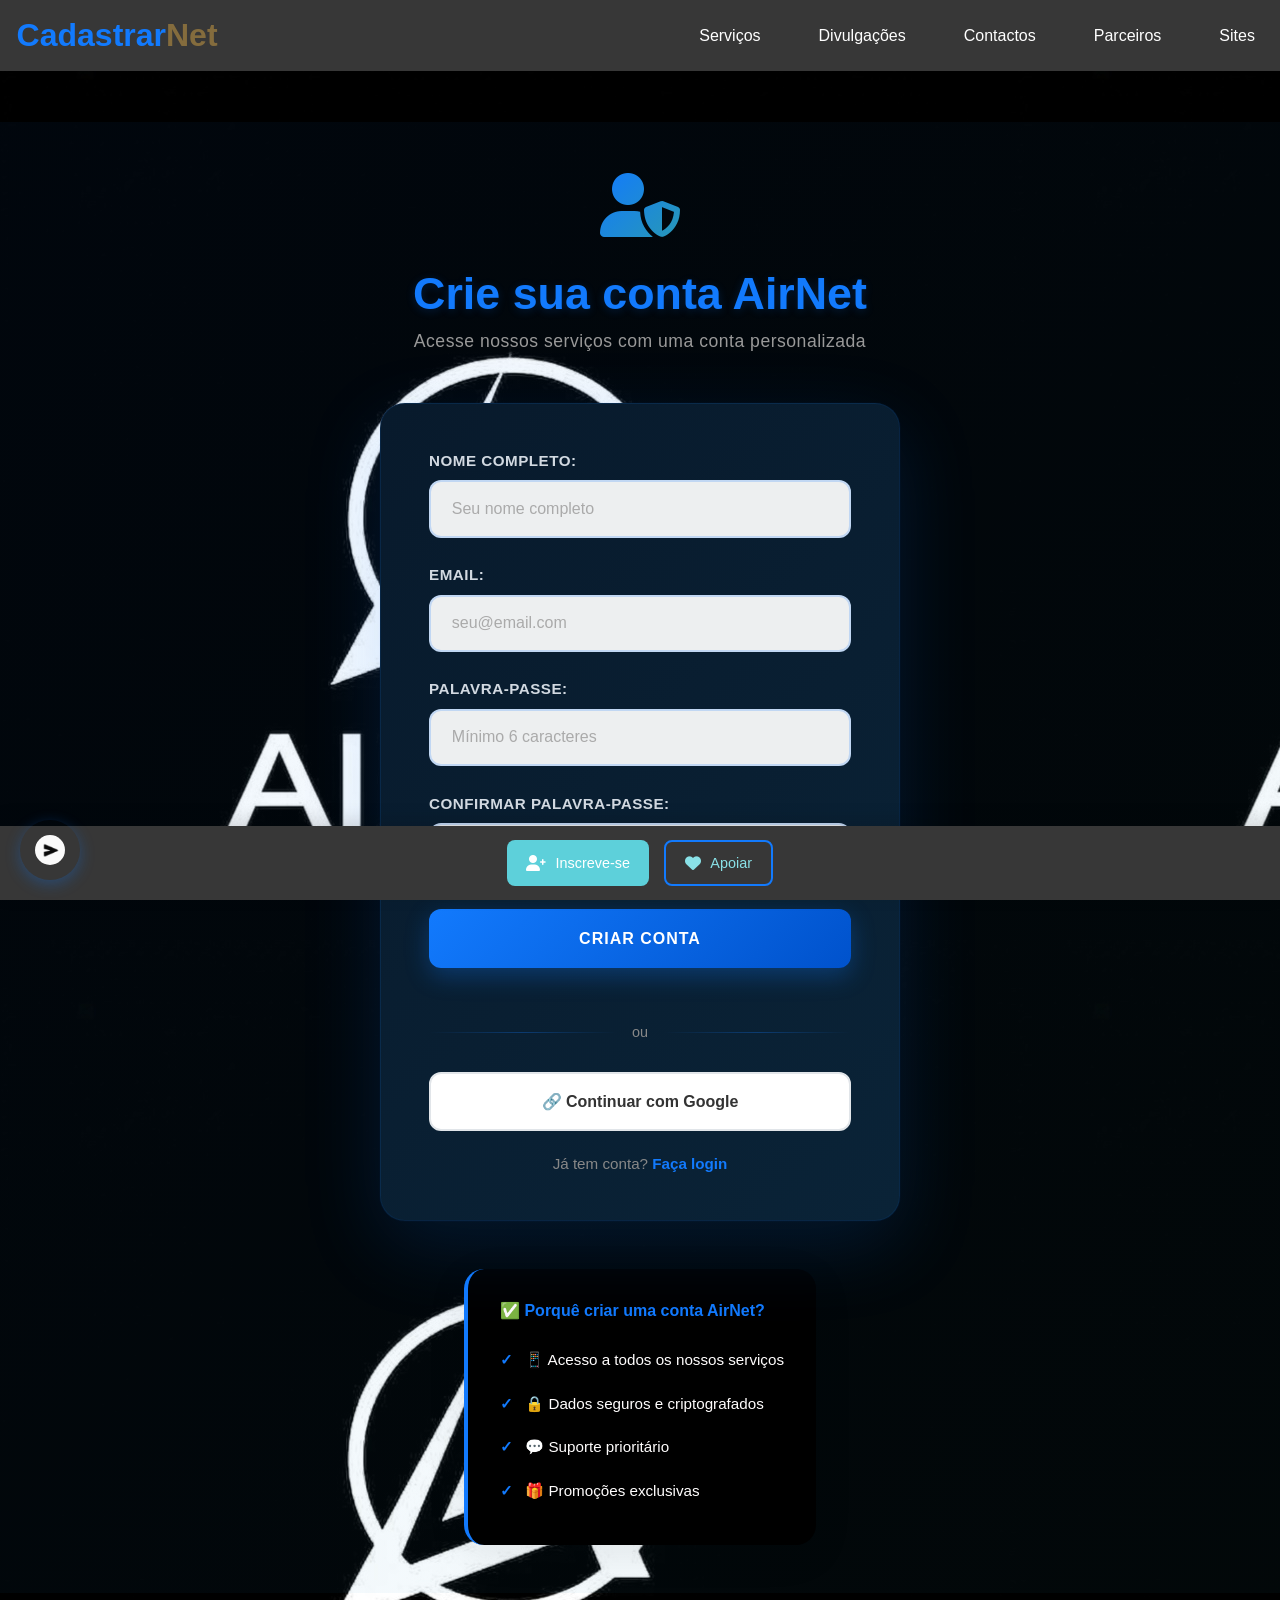
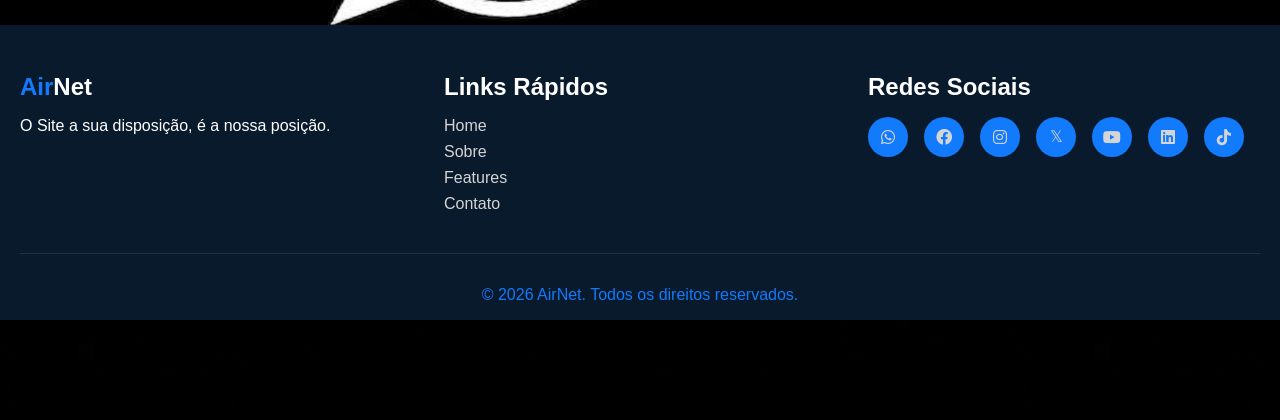
<file: Increve-se.html>
<!DOCTYPE html>
<html lang="pt-pt">
<head>
    <meta charset="UTF-8">
    <meta name="viewport" content="width=device-width, initial-scale=1.0, user-scalable=no">
    <meta name="description" content="Inscreva-se na AirNet - Junte-se à nossa comunidade. Receba novidades, ofertas especiais e oportunidades em TI e marketing digital para Angola.">
    <meta name="keywords" content="inscrever-se AirNet, comunidade, novidades, TI Angola, marketing digital">
    <title>Inscreve-se | AirNet</title>
    <link rel="stylesheet" href="Asserts/Css/stylr.css">
    <link rel="stylesheet" href="https://cdnjs.cloudflare.com/ajax/libs/font-awesome/6.0.0/css/all.min.css">
    <link rel="shortcut icon" href="Asserts/img/logo.png-p1.jpeg" type="image/x-icon">
</head>
<body>
 <header class="cabecalho">
    <!-- #=======Nav-bar======== -->
        <nav class="nav-bar">
            <!-- #=======Nav-Logo======= -->
            <a href="#" id="nav-logo">Cadastrar<span class="net">Net</span></a>

            <div class="nav-mobile">
                <span class="nav-toggle" aria-label="Abrir menu">&#9776;</span>
                <ul class="nav-lista">
                 <li class="nav-item"><a href="serviços.html">Serviços</a></li>
                 <li class="nav-item"><a href="divulgaçao.html">Divulgações</a></li>
                 <li class="nav-item"><a href="contactos.html">Contactos</a></li>
                 <li class="nav-item"><a href="parceiros.html">Parceiros</a></li>
                 <li class="nav-item"><a href="sites.html">Sites</a></li>
                 <li class="nav-item"><a href="busca.html">Busca</a></li>
                </ul>
            </div>
        </nav> 
     </header>
    <main class="main-q">
        <section class="section-inscricao">
            <div class="inscricao-card">
                <div class="inscricao-icon">
                    <i class="fas fa-user-shield"></i>
                </div>
                <h1>Crie sua conta AirNet</h1>
                <p>Acesse nossos serviços com uma conta personalizada</p>
            </div>

            <div class="inscricao-form">
                <form id="register-form" novalidate>
                    <div class="form-group">
                        <label for="name">Nome completo:</label>
                        <input 
                            type="text" 
                            id="name" 
                            name="name" 
                            placeholder="Seu nome completo" 
                            required 
                            autocomplete="name">
                    </div>

                    <div class="form-group">
                        <label for="email">Email:</label>
                        <input 
                            type="email" 
                            id="email" 
                            name="email" 
                            placeholder="seu@email.com" 
                            required 
                            autocomplete="email">
                    </div>

                    <div class="form-group">
                        <label for="password">Palavra-passe:</label>
                        <input 
                            type="password" 
                            id="password" 
                            name="password" 
                            placeholder="Mínimo 6 caracteres" 
                            required 
                            autocomplete="new-password"
                            minlength="6">
                    </div>

                    <div class="form-group">
                        <label for="password-confirm">Confirmar palavra-passe:</label>
                        <input 
                            type="password" 
                            id="password-confirm" 
                            name="password-confirm" 
                            placeholder="Confirme a palavra-passe" 
                            required 
                            autocomplete="new-password"
                            minlength="6">
                    </div>

                    <button type="button" class="btn-register" onclick="sendRegister()">Criar Conta</button>

                    <div id="message" class="form-message"></div>
                </form>

                <div class="auth-divider">
                    <span>ou</span>
                </div>

                <button type="button" class="btn-google" onclick="googleSignup()">🔗 Continuar com Google</button>

                <p class="login-link">Já tem conta? <a href="javascript:alert('Login virá em breve');">Faça login</a></p>
            </div>

            <div class="inscricao-info">
                <p><strong>✅ Porquê criar uma conta AirNet?</strong></p>
                <ul>
                    <li>📱 Acesso a todos os nossos serviços</li>
                    <li>🔒 Dados seguros e criptografados</li>
                    <li>💬 Suporte prioritário</li>
                    <li>🎁 Promoções exclusivas</li>
                </ul>
            </div>
        </section>
    </main>

    <footer class="rodape">
        <div class="rodape-btns">
            <a class="btn-footer" href="Increve-se.html"><i class="fas fa-user-plus"></i> Inscreve-se</a>
            <a class="btn-footer btn-apoiar" href="apoir.html"><i class="fas fa-heart"></i> Apoiar</a>
        </div>
    </footer>
    <!-- Footer -->
    <footer class="footer">
        <div class="container">
            <div class="footer-content">
                <div class="footer-section">
                    <h4><span>Air</span>Net</h4>
                    <p>O Site a sua disposição, é a nossa posição.</p>
                </div>
                <div class="footer-section">
                    <h4>Links Rápidos</h4>
                    <ul>
                        <li><a href="#home">Home</a></li>
                        <li><a href="#sobre">Sobre</a></li>
                        <li><a href="#features">Features</a></li>
                        <li><a href="#contato">Contato</a></li>
                    </ul>
                </div>
                <div class="footer-section">
                    <h4>Redes Sociais</h4>
                    <div class="social-links">
                        <a href="https://wa.me/244956239945?text=Olá%20Olá AirNet!" target="_blank" title="WhatsApp"><i class="fab fa-whatsapp"></i></a>
                        <a href="facebook.com" title="Facebook"><i class="fab fa-facebook"></i></a>
                        <a href="https://instagram.com/airnet220" title="Instagram"><i class="fab fa-instagram"></i></a>
                        <a href="https://x.com" title="X">𝕏<i class="fab fa-x-twitter"></i></a>
                        <a href="#" title="YouTube"><i class="fab fa-youtube"></i></a>
                        <a href="https://www.linkedin.com/groups/18491007/" target="_blank" title="LinkedIn"><i class="fab fa-linkedin"></i></a>
                        <a href="https://www.tiktok.com/@airnet28?is_from_webapp=1&sender_device=pc" target="_blank" title="TikTok"><i class="fab fa-tiktok"></i></a>
                    </div>
                </div>
            </div>
            <div class="footer-bottom">
                <p>&copy; 2026 AirNet. Todos os direitos reservados.</p>
            </div>
        </div>
    </footer>


    <!-- AirIA Chatbot -->
    <div id="airia-chatbot">
        <button id="airia-toggle" class="airia-button">
            <span class="airia-logo">🤖</span>
            
        </button>
        <div id="airia-chat" class="airia-chat-window">
            <div class="airia-header">
                <span>AirIA - Assistente Virtual</span>
                <button id="airia-close">&times;</button>
            </div>
            <div id="airia-messages" class="airia-messages">
                <div class="airia-message airia-bot">
                    <span class="airia-avatar">🤖</span>
                    <div class="airia-bubble">Olá! Sou a AirIA, sua assistente virtual. Como posso ajudar você hoje?</div>
                </div>
            </div>
            <div class="airia-input-area">
                <input type="text" id="airia-input" placeholder="Digite sua mensagem..." />
                <button id="airia-send">Enviar</button>
            </div>
        </div>
    </div>

    <script src="Asserts/js/script.js"></script>
</body>
</html>
</file>
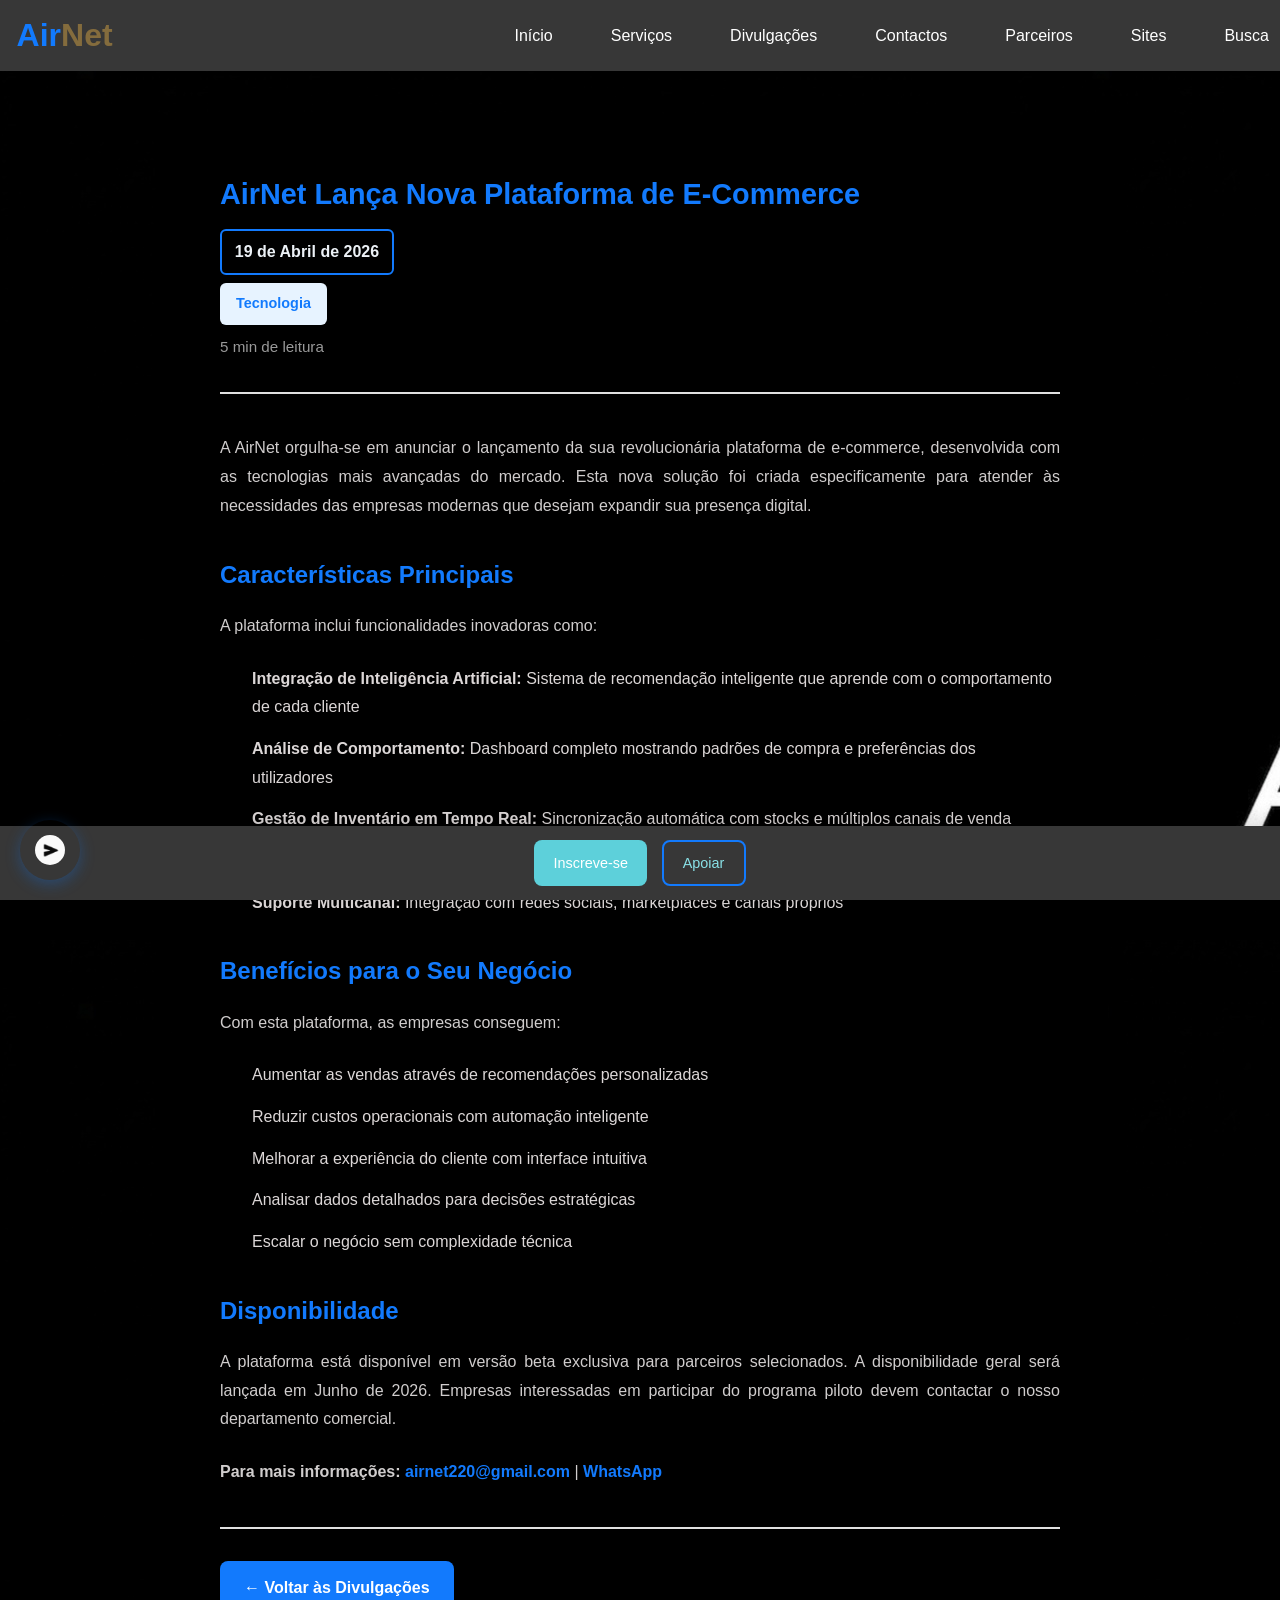
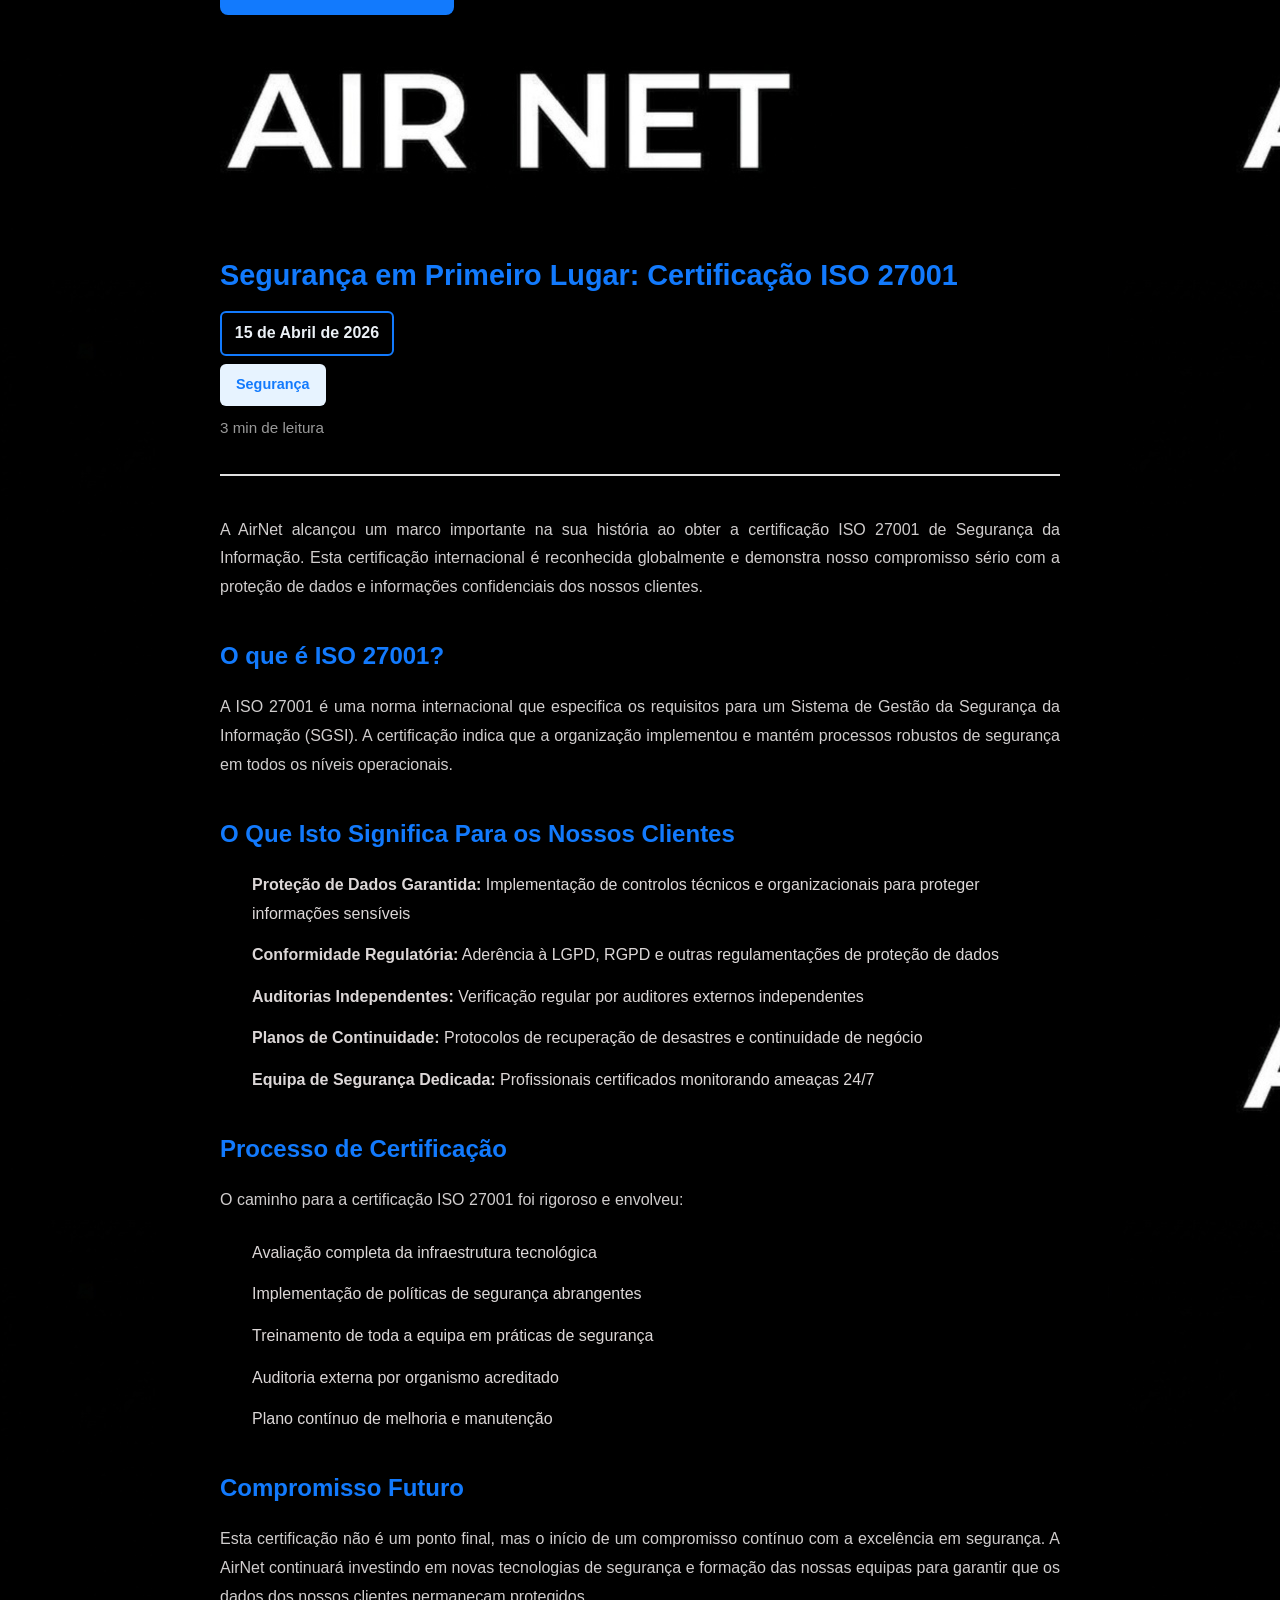
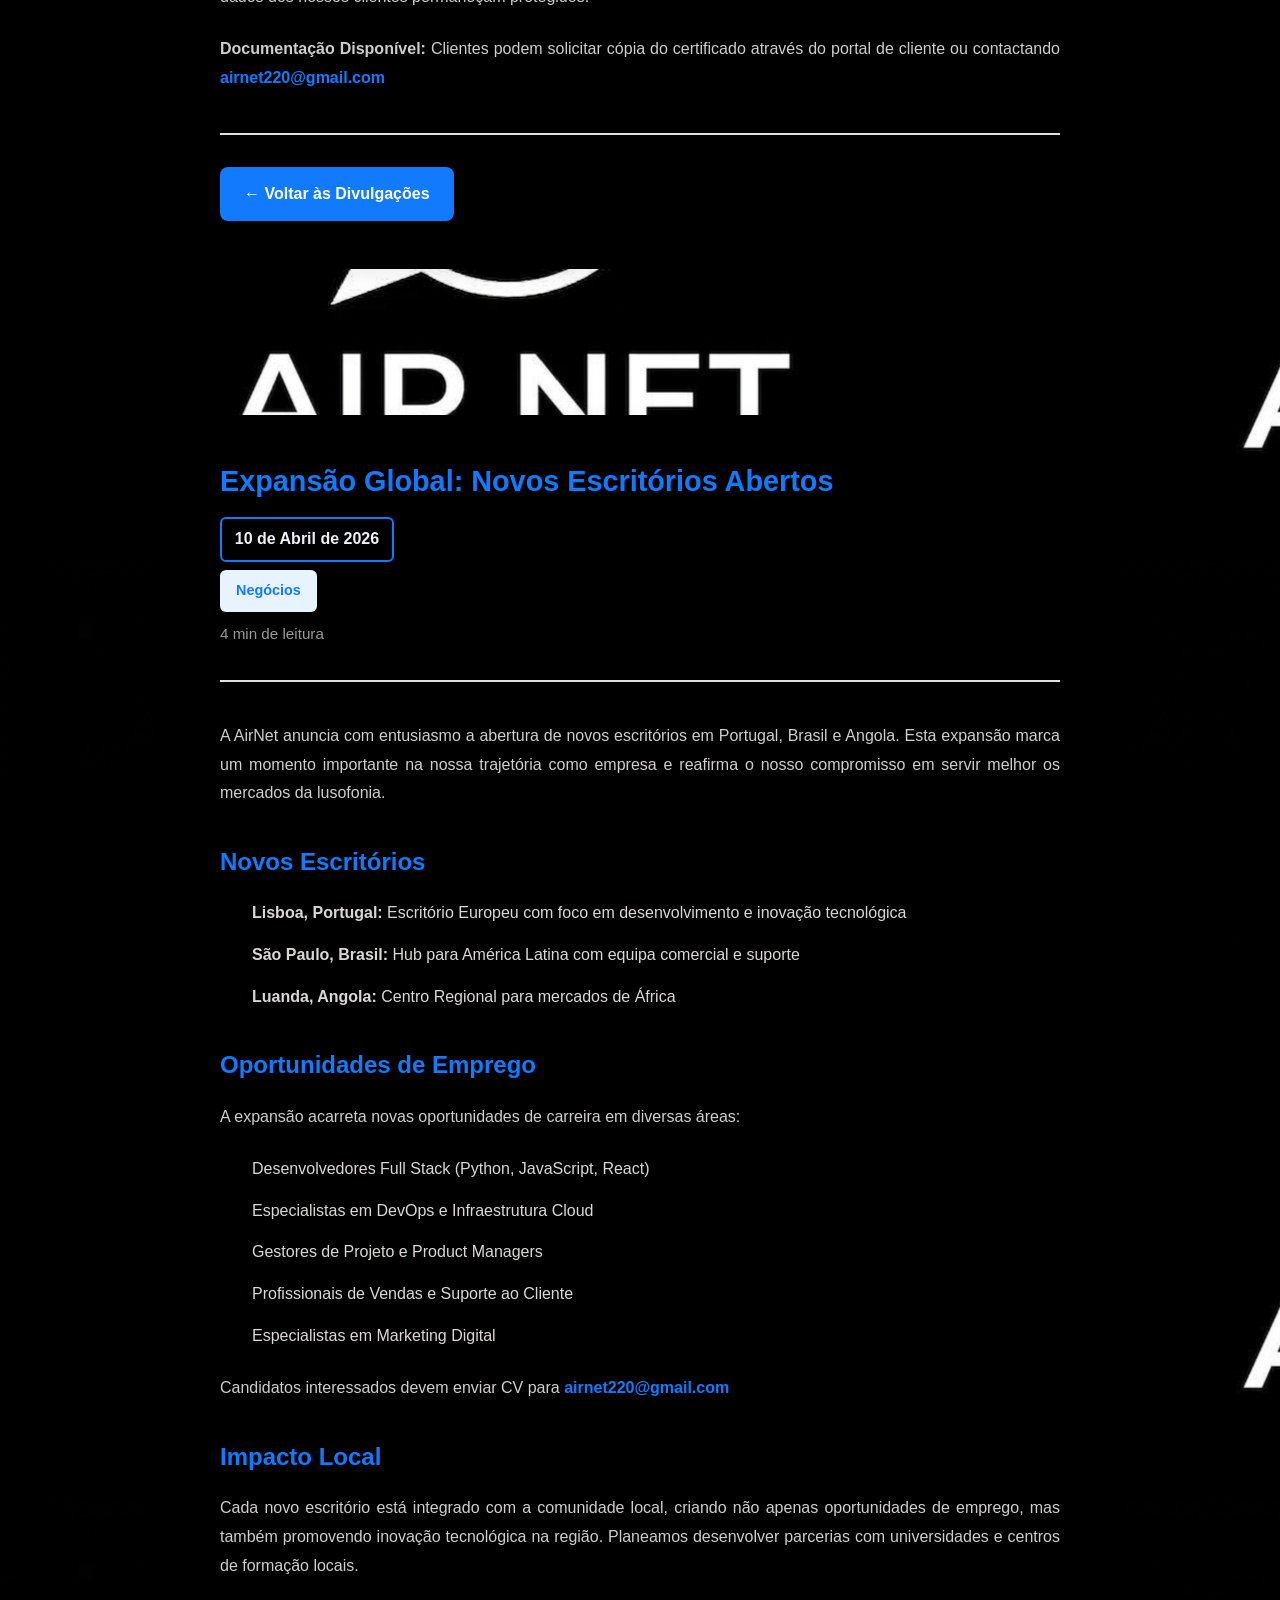
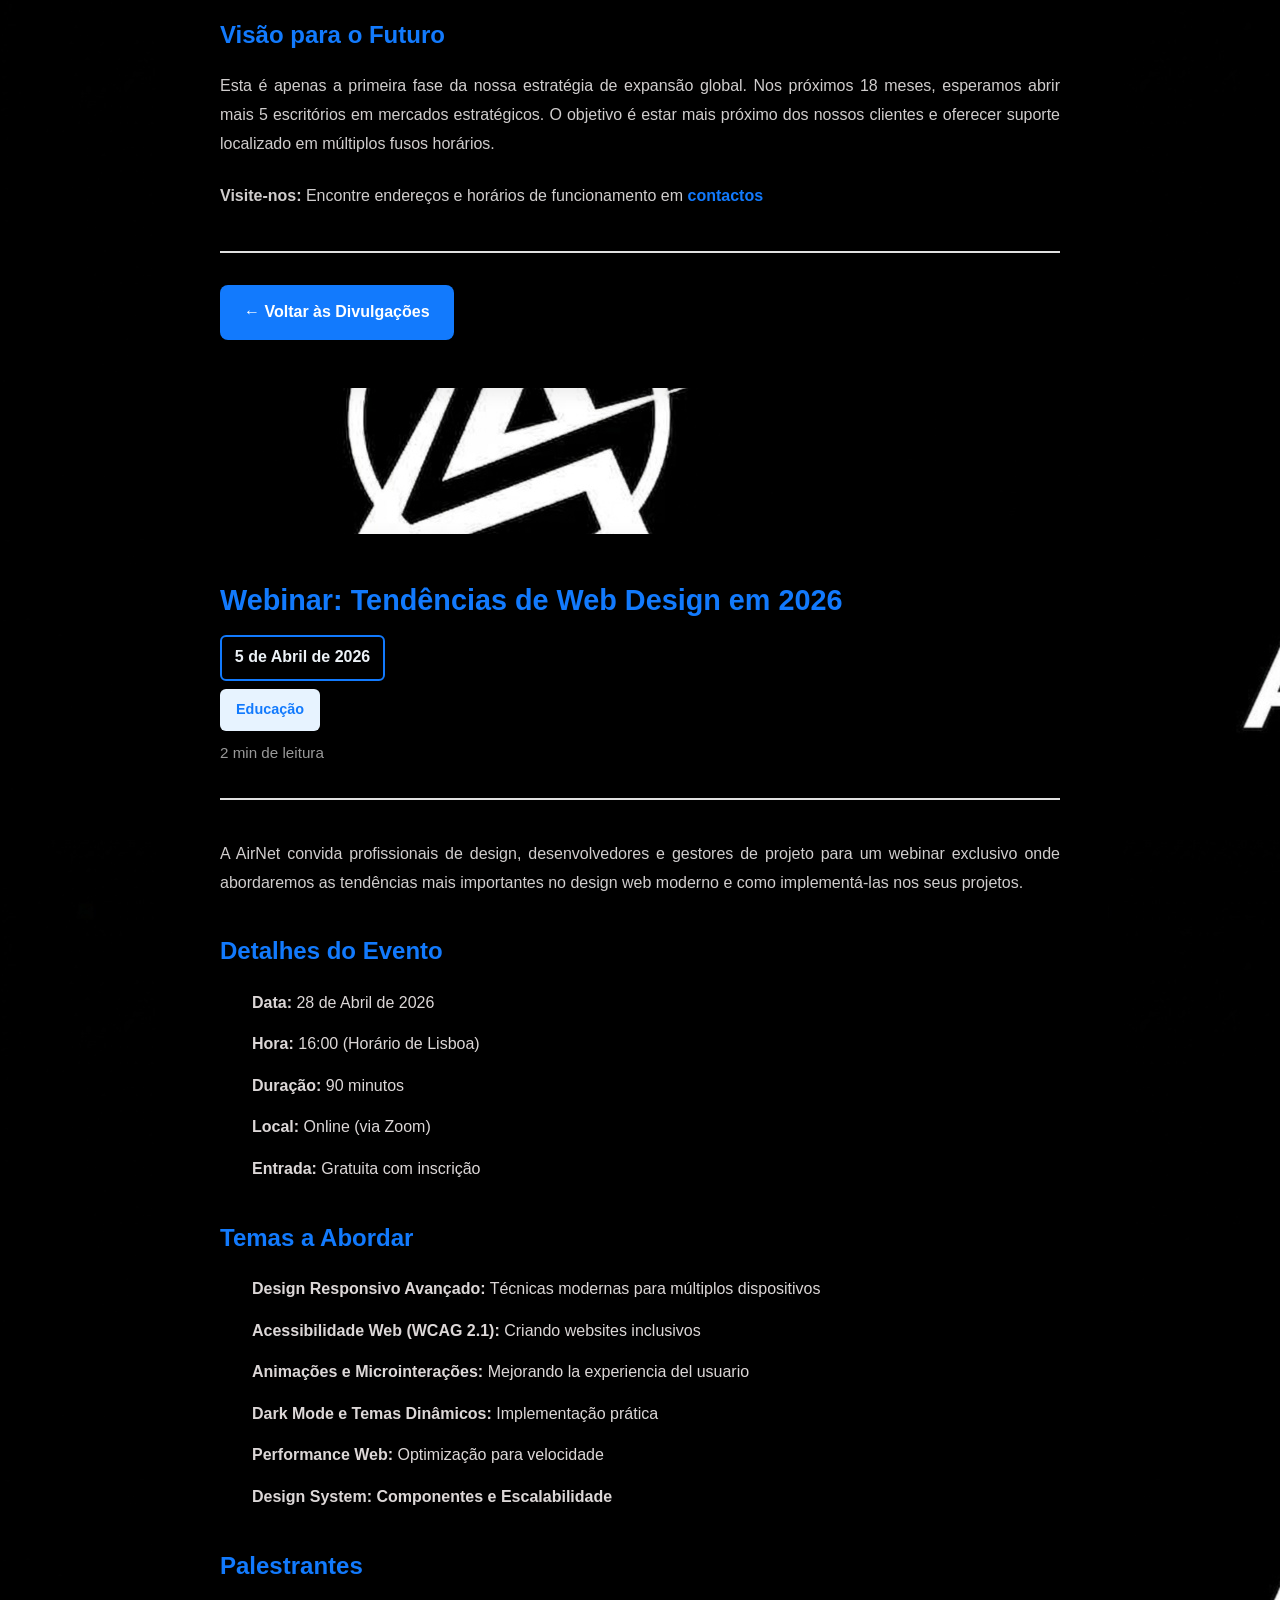
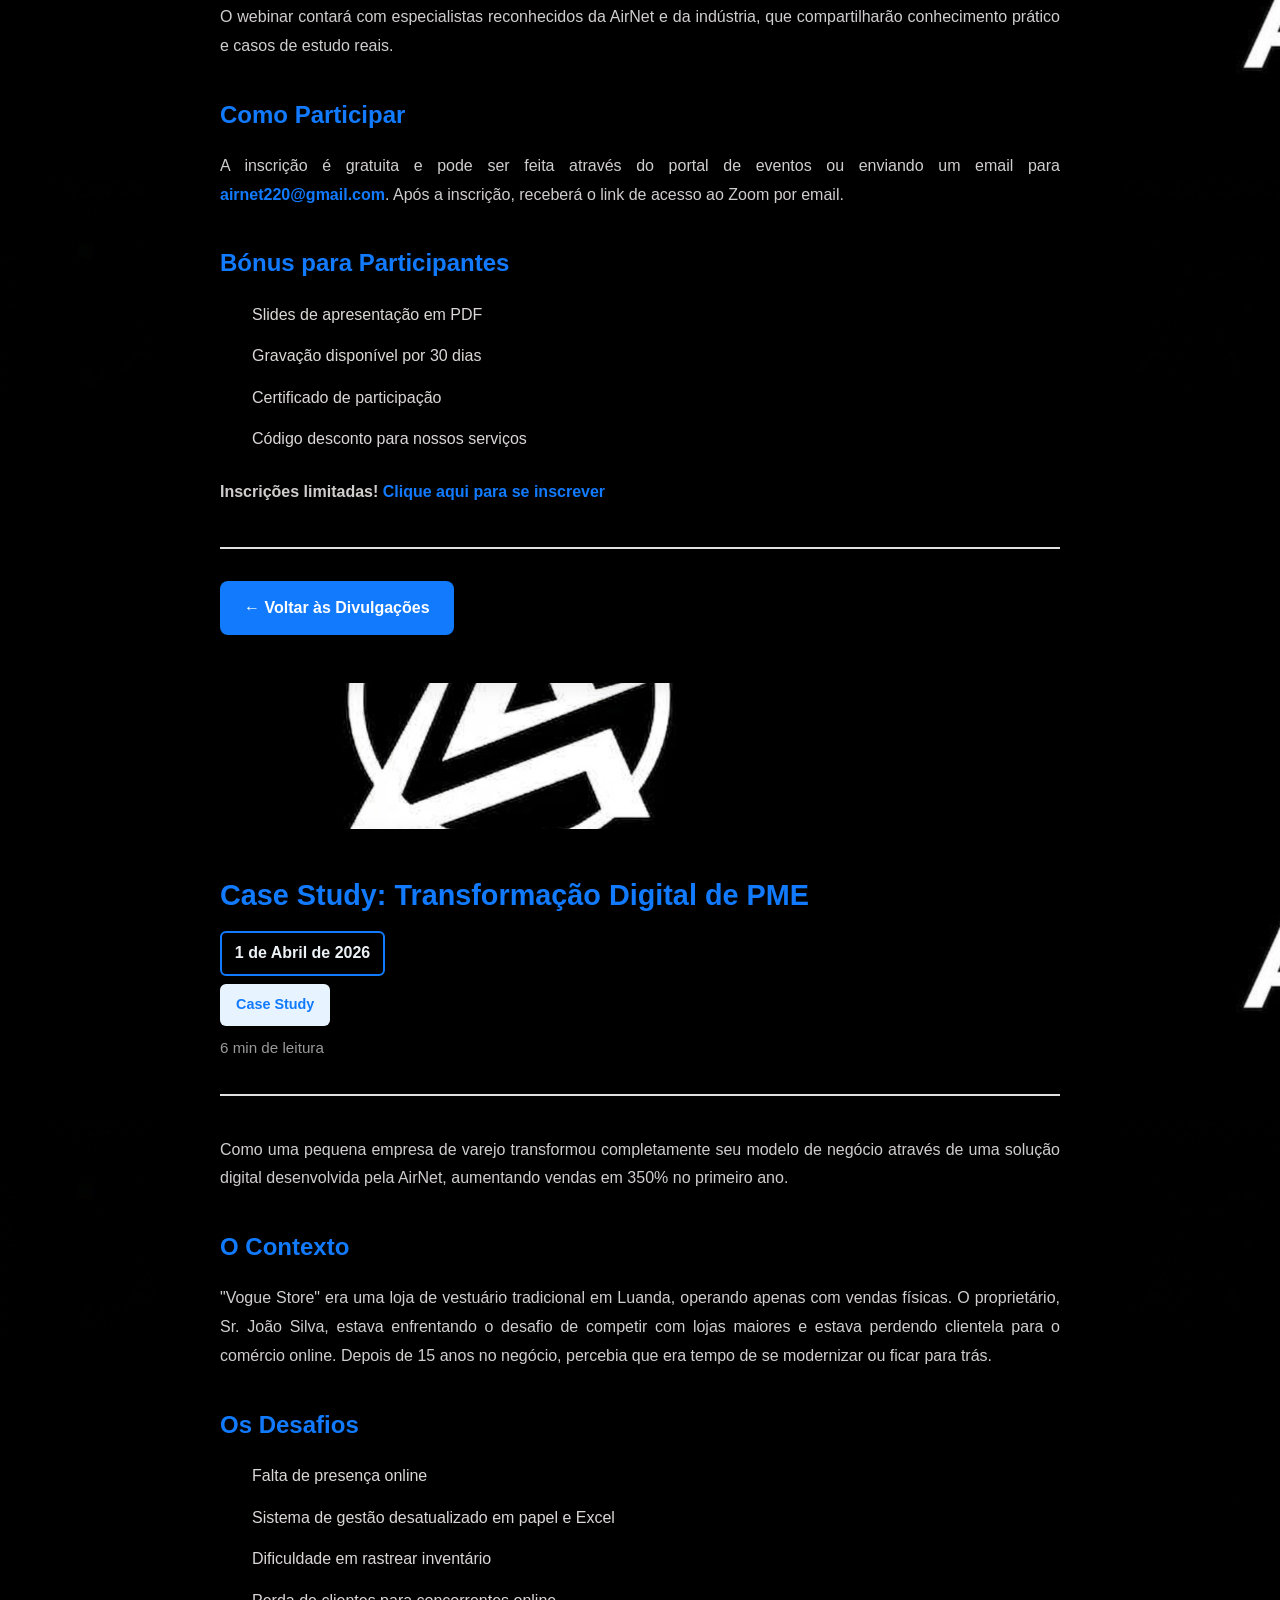
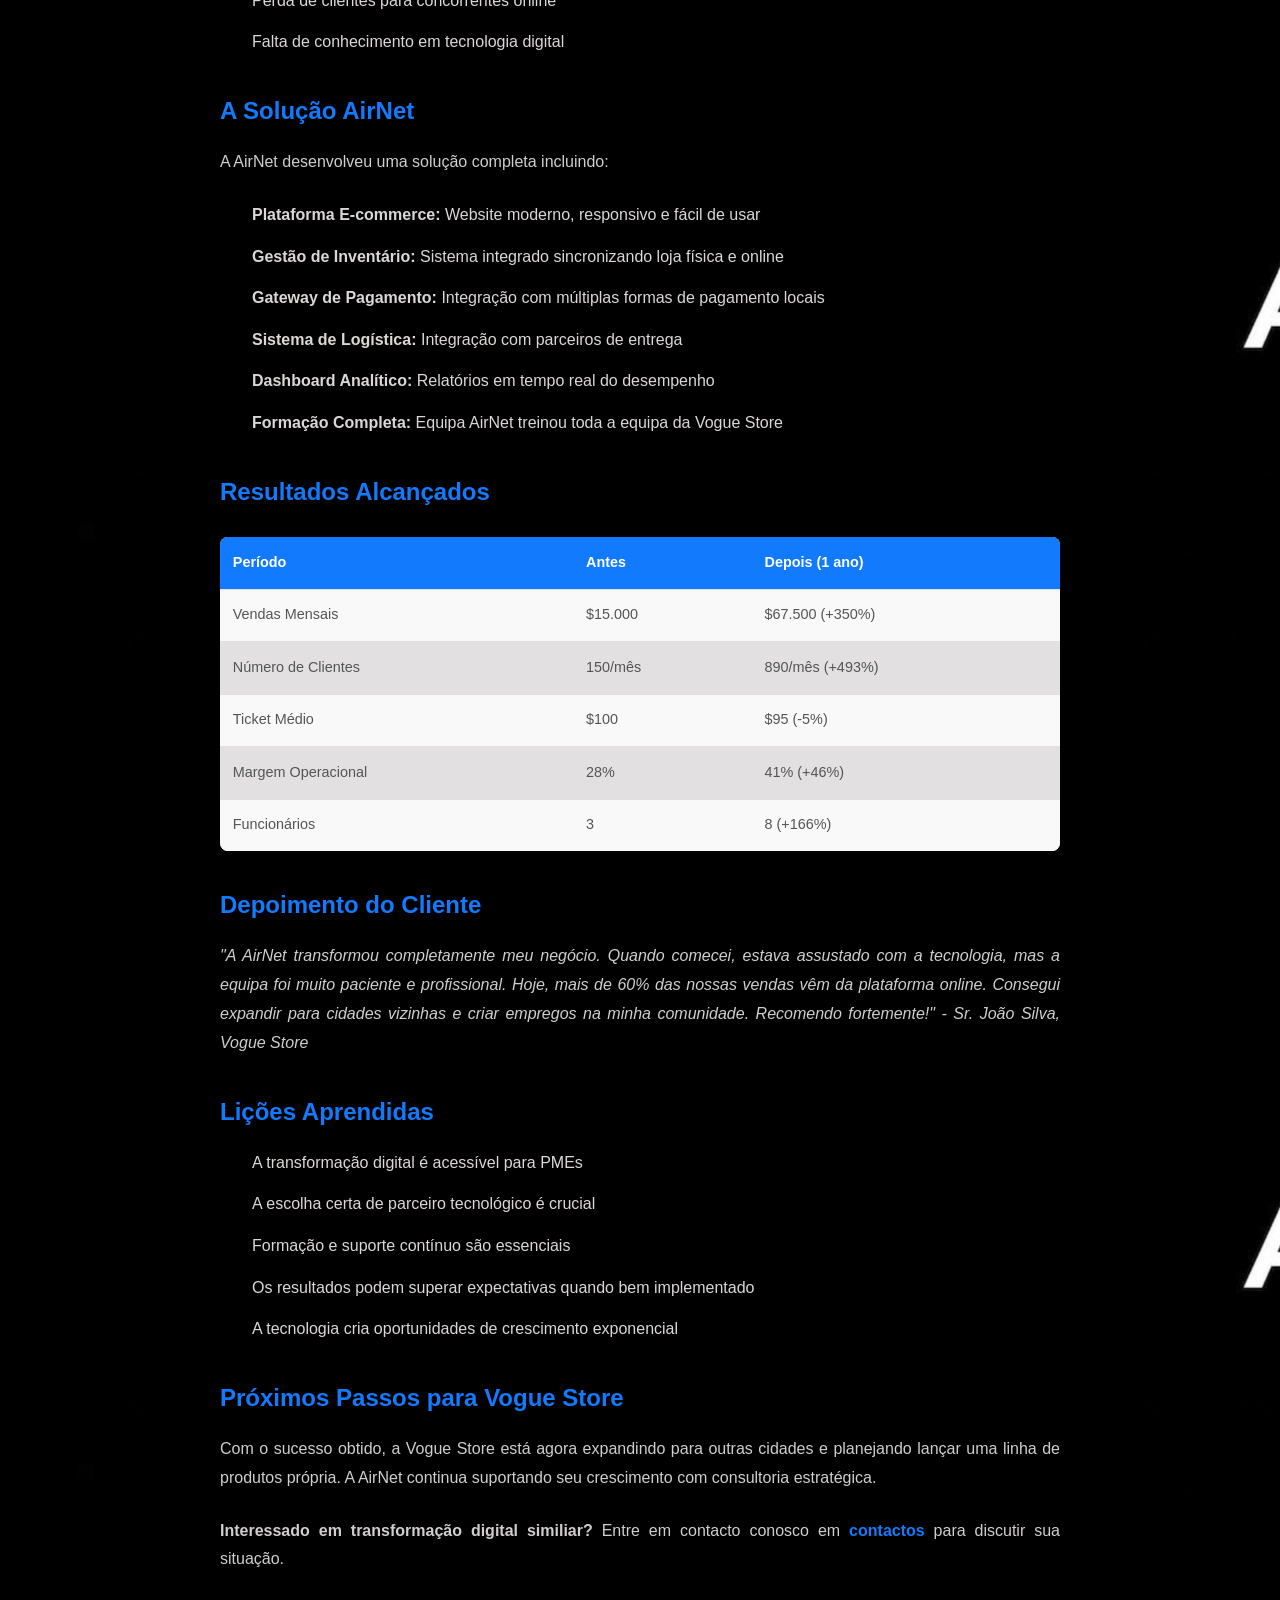
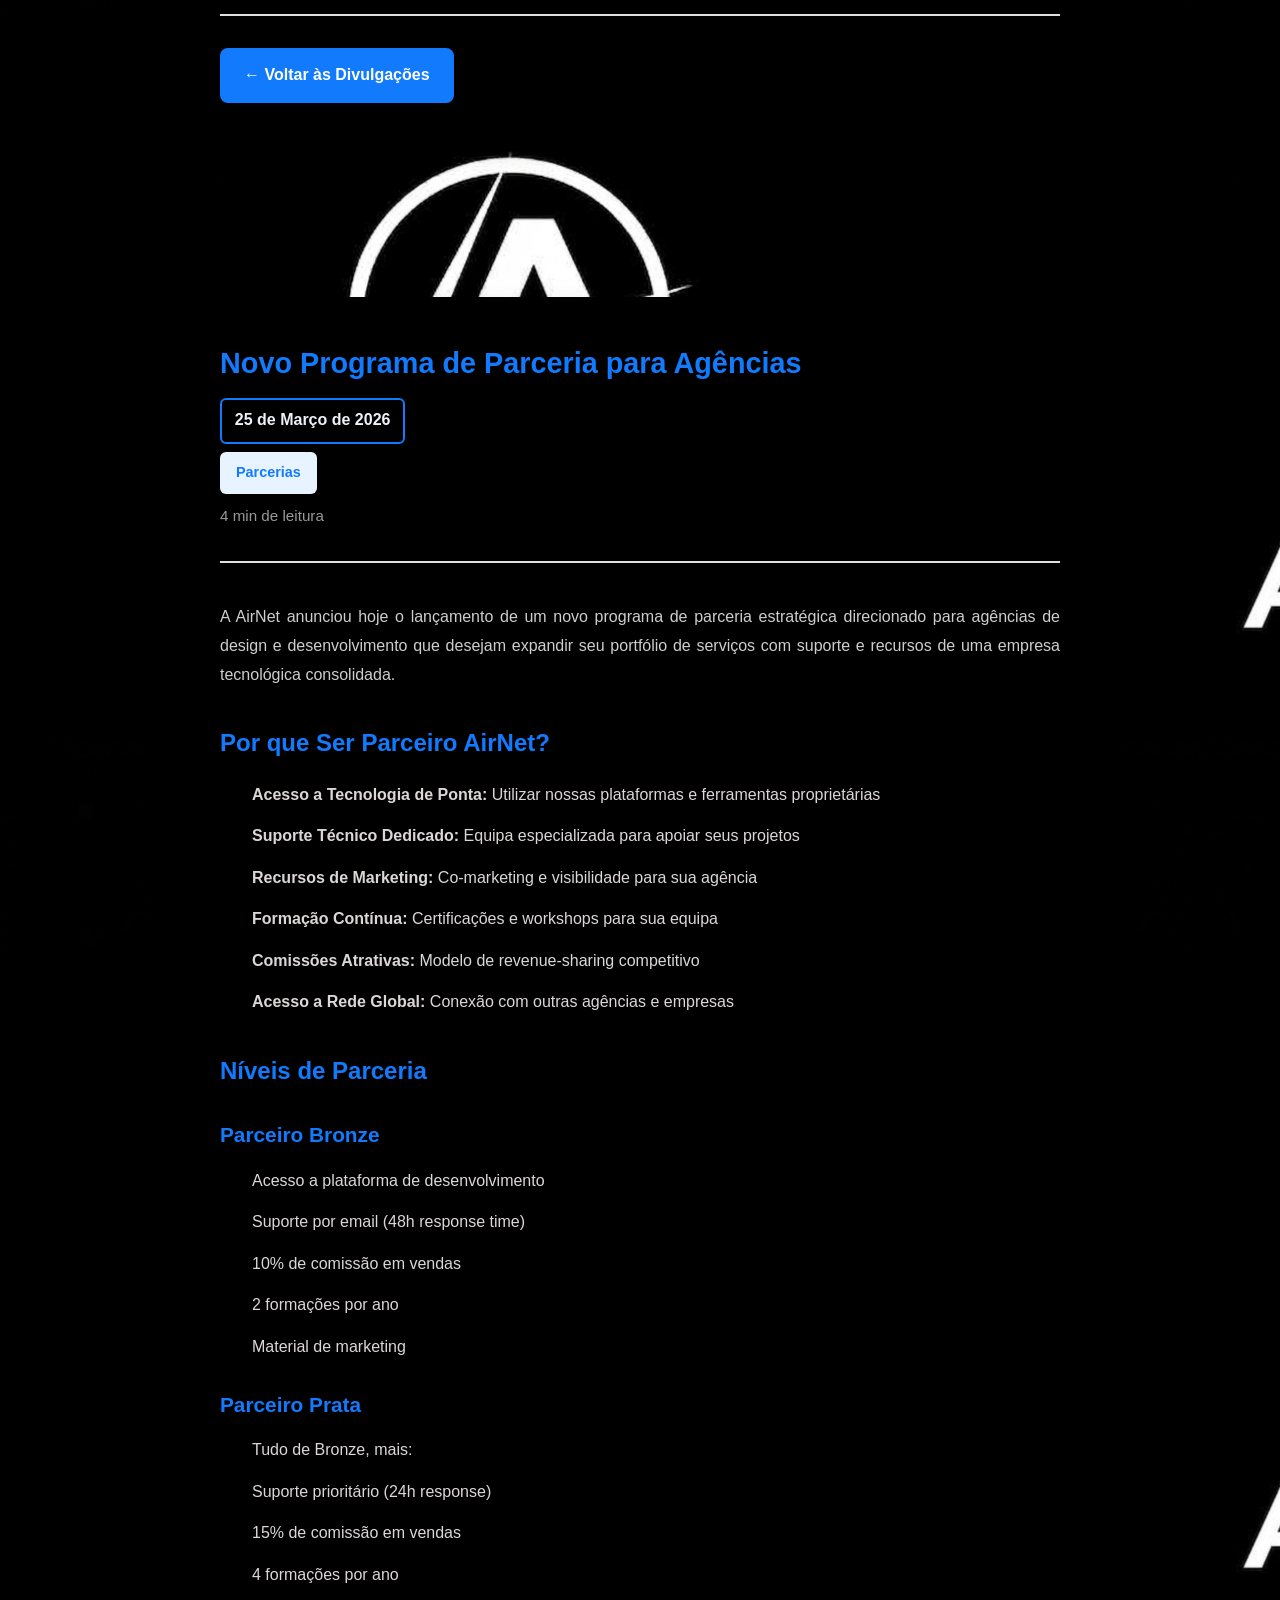
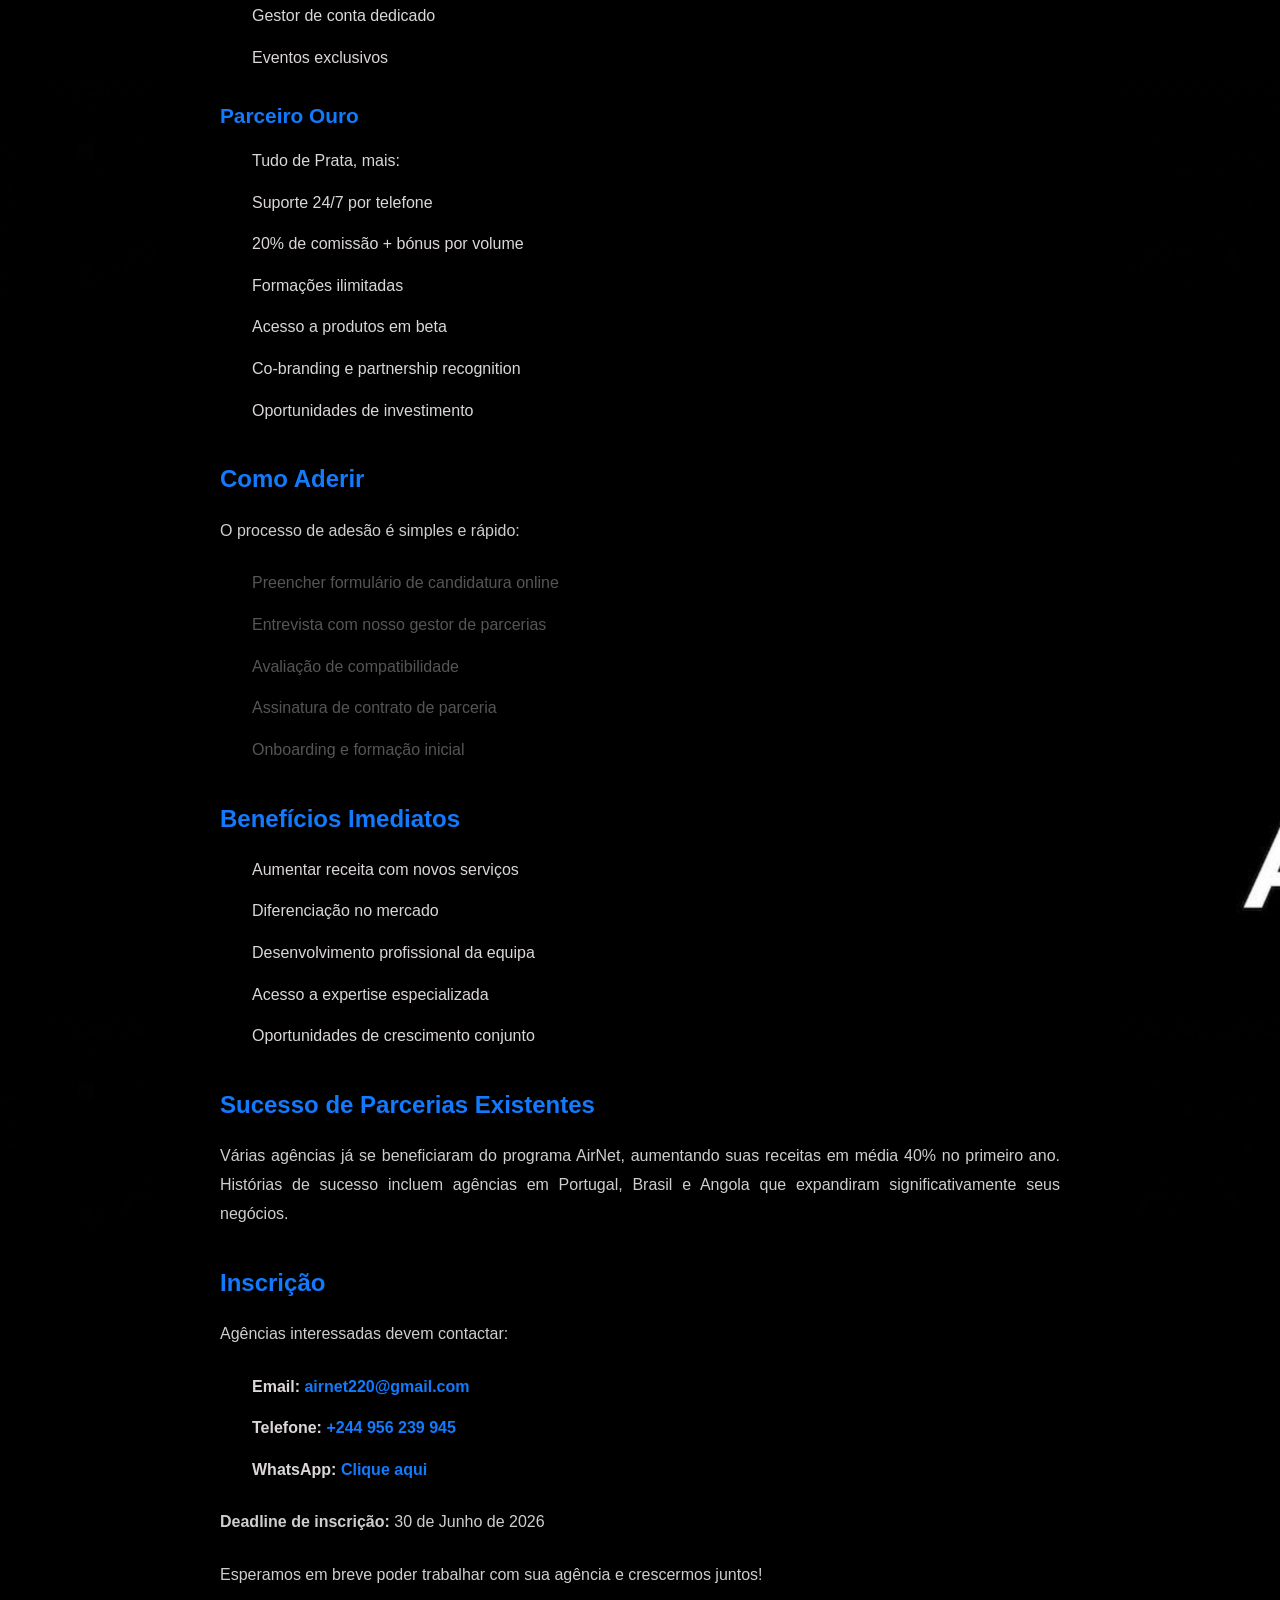
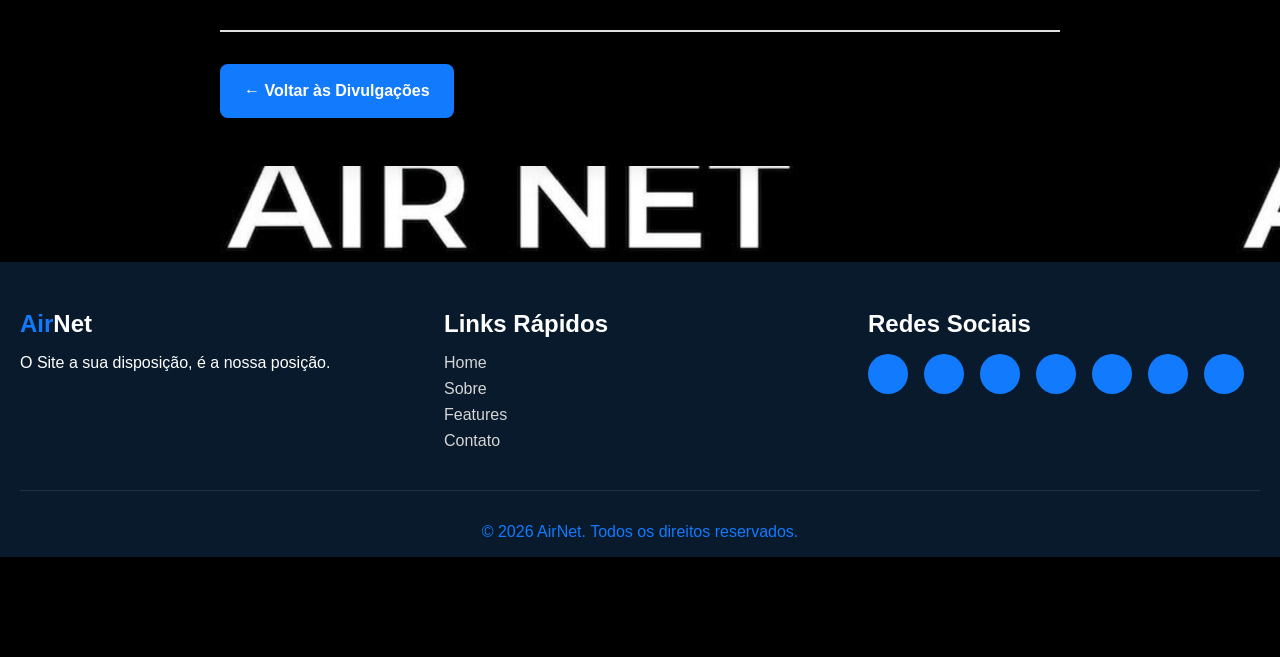
<file: ler-mais.html>
<!DOCTYPE html>
<html lang="pt-pt">
<head>
    <meta charset="UTF-8">
    <meta name="viewport" content="width=device-width, initial-scale=1.0, user-scalable=no">
    <meta name="description" content="Leia mais sobre as inovações da AirNet. Artigos completos sobre TI, marketing digital, e-commerce e soluções empresariais para Angola.">
    <meta name="keywords" content="ler mais AirNet, artigos, TI Angola, marketing digital, e-commerce">
    <link rel="stylesheet" href="Asserts/Css/stylr.css">
    <link rel="shortcut icon" href="Asserts/img/logo.png-p1.jpeg" type="image/x-icon">
    <title>Leitura Completa | AirNet</title>
</head>
<body class="ler-mais-page">
     <header class="cabecalho">
        <nav class="nav-bar">
            <a href="Index.html" id="nav-logo">Air<span class="net">Net</span></a>
            <div class="nav-mobile">
                <span class="nav-toggle" aria-label="Abrir menu">&#9776;</span>
                <ul class="nav-lista">
                 <li class="nav-item"><a href="Index.html">Início</a></li>
                 <li class="nav-item"><a href="serviços.html">Serviços</a></li>
                 <li class="nav-item"><a href="divulgaçao.html">Divulgações</a></li>
                 <li class="nav-item"><a href="contactos.html">Contactos</a></li>
                 <li class="nav-item"><a href="parceiros.html">Parceiros</a></li>
                 <li class="nav-item"><a href="sites.html">Sites</a></li>
                 <li class="nav-item"><a href="busca.html">Busca</a></li>
                 <li class="nav-item"><a href="canal-whatsapp.html">WhatsApp</a></li>
                </ul>
            </div>
        </nav> 
     </header>

     <main class="article-content">
        
        <!-- ARTIGO 1: AirNet Lança Nova Plataforma de E-Commerce -->
        <article class="full-article">
            <div class="article-header">
                <h1>AirNet Lança Nova Plataforma de E-Commerce</h1>
                <div class="article-meta">
                    <span class="article-date">19 de Abril de 2026</span>
                    <span class="article-category">Tecnologia</span>
                    <span class="article-read-time">5 min de leitura</span>
                </div>
            </div>

            <div class="article-body">
                <p>A AirNet orgulha-se em anunciar o lançamento da sua revolucionária plataforma de e-commerce, desenvolvida com as tecnologias mais avançadas do mercado. Esta nova solução foi criada especificamente para atender às necessidades das empresas modernas que desejam expandir sua presença digital.</p>

                <h2>Características Principais</h2>
                <p>A plataforma inclui funcionalidades inovadoras como:</p>
                <ul>
                    <li><strong>Integração de Inteligência Artificial:</strong> Sistema de recomendação inteligente que aprende com o comportamento de cada cliente</li>
                    <li><strong>Análise de Comportamento:</strong> Dashboard completo mostrando padrões de compra e preferências dos utilizadores</li>
                    <li><strong>Gestão de Inventário em Tempo Real:</strong> Sincronização automática com stocks e múltiplos canais de venda</li>
                    <li><strong>Checkout Otimizado:</strong> Processo de pagamento ultrarrápido reduzindo o abandono de carrinho em até 40%</li>
                    <li><strong>Suporte Multicanal:</strong> Integração com redes sociais, marketplaces e canais próprios</li>
                </ul>

                <h2>Benefícios para o Seu Negócio</h2>
                <p>Com esta plataforma, as empresas conseguem:</p>
                <ul>
                    <li>Aumentar as vendas através de recomendações personalizadas</li>
                    <li>Reduzir custos operacionais com automação inteligente</li>
                    <li>Melhorar a experiência do cliente com interface intuitiva</li>
                    <li>Analisar dados detalhados para decisões estratégicas</li>
                    <li>Escalar o negócio sem complexidade técnica</li>
                </ul>

                <h2>Disponibilidade</h2>
                <p>A plataforma está disponível em versão beta exclusiva para parceiros selecionados. A disponibilidade geral será lançada em Junho de 2026. Empresas interessadas em participar do programa piloto devem contactar o nosso departamento comercial.</p>

                <p><strong>Para mais informações:</strong> <a href="mailto:airnet220@gmail.com">airnet220@gmail.com</a> | <a href="http://wa.me/+244956239945" target="_blank">WhatsApp</a></p>
            </div>

            <div class="article-footer">
                <a href="divulgaçao.html" class="btn-voltar">← Voltar às Divulgações</a>
            </div>
        </article>

        <hr class="article-separator">

        <!-- ARTIGO 2: Segurança em Primeiro Lugar -->
        <article class="full-article">
            <div class="article-header">
                <h1>Segurança em Primeiro Lugar: Certificação ISO 27001</h1>
                <div class="article-meta">
                    <span class="article-date">15 de Abril de 2026</span>
                    <span class="article-category">Segurança</span>
                    <span class="article-read-time">3 min de leitura</span>
                </div>
            </div>

            <div class="article-body">
                <p>A AirNet alcançou um marco importante na sua história ao obter a certificação ISO 27001 de Segurança da Informação. Esta certificação internacional é reconhecida globalmente e demonstra nosso compromisso sério com a proteção de dados e informações confidenciais dos nossos clientes.</p>

                <h2>O que é ISO 27001?</h2>
                <p>A ISO 27001 é uma norma internacional que especifica os requisitos para um Sistema de Gestão da Segurança da Informação (SGSI). A certificação indica que a organização implementou e mantém processos robustos de segurança em todos os níveis operacionais.</p>

                <h2>O Que Isto Significa Para os Nossos Clientes</h2>
                <ul>
                    <li><strong>Proteção de Dados Garantida:</strong> Implementação de controlos técnicos e organizacionais para proteger informações sensíveis</li>
                    <li><strong>Conformidade Regulatória:</strong> Aderência à LGPD, RGPD e outras regulamentações de proteção de dados</li>
                    <li><strong>Auditorias Independentes:</strong> Verificação regular por auditores externos independentes</li>
                    <li><strong>Planos de Continuidade:</strong> Protocolos de recuperação de desastres e continuidade de negócio</li>
                    <li><strong>Equipa de Segurança Dedicada:</strong> Profissionais certificados monitorando ameaças 24/7</li>
                </ul>

                <h2>Processo de Certificação</h2>
                <p>O caminho para a certificação ISO 27001 foi rigoroso e envolveu:</p>
                <ul>
                    <li>Avaliação completa da infraestrutura tecnológica</li>
                    <li>Implementação de políticas de segurança abrangentes</li>
                    <li>Treinamento de toda a equipa em práticas de segurança</li>
                    <li>Auditoria externa por organismo acreditado</li>
                    <li>Plano contínuo de melhoria e manutenção</li>
                </ul>

                <h2>Compromisso Futuro</h2>
                <p>Esta certificação não é um ponto final, mas o início de um compromisso contínuo com a excelência em segurança. A AirNet continuará investindo em novas tecnologias de segurança e formação das nossas equipas para garantir que os dados dos nossos clientes permaneçam protegidos.</p>

                <p><strong>Documentação Disponível:</strong> Clientes podem solicitar cópia do certificado através do portal de cliente ou contactando <a href="mailto:airnet220@gmail.com">airnet220@gmail.com</a></p>
            </div>

            <div class="article-footer">
                <a href="divulgaçao.html" class="btn-voltar">← Voltar às Divulgações</a>
            </div>
        </article>

        <hr class="article-separator">

        <!-- ARTIGO 3: Expansão Global -->
        <article class="full-article">
            <div class="article-header">
                <h1>Expansão Global: Novos Escritórios Abertos</h1>
                <div class="article-meta">
                    <span class="article-date">10 de Abril de 2026</span>
                    <span class="article-category">Negócios</span>
                    <span class="article-read-time">4 min de leitura</span>
                </div>
            </div>

            <div class="article-body">
                <p>A AirNet anuncia com entusiasmo a abertura de novos escritórios em Portugal, Brasil e Angola. Esta expansão marca um momento importante na nossa trajetória como empresa e reafirma o nosso compromisso em servir melhor os mercados da lusofonia.</p>

                <h2>Novos Escritórios</h2>
                <ul>
                    <li><strong>Lisboa, Portugal:</strong> Escritório Europeu com foco em desenvolvimento e inovação tecnológica</li>
                    <li><strong>São Paulo, Brasil:</strong> Hub para América Latina com equipa comercial e suporte</li>
                    <li><strong>Luanda, Angola:</strong> Centro Regional para mercados de África</li>
                </ul>

                <h2>Oportunidades de Emprego</h2>
                <p>A expansão acarreta novas oportunidades de carreira em diversas áreas:</p>
                <ul>
                    <li>Desenvolvedores Full Stack (Python, JavaScript, React)</li>
                    <li>Especialistas em DevOps e Infraestrutura Cloud</li>
                    <li>Gestores de Projeto e Product Managers</li>
                    <li>Profissionais de Vendas e Suporte ao Cliente</li>
                    <li>Especialistas em Marketing Digital</li>
                </ul>

                <p>Candidatos interessados devem enviar CV para <a href="mailto:airnet220@gmail.com">airnet220@gmail.com</a></p>

                <h2>Impacto Local</h2>
                <p>Cada novo escritório está integrado com a comunidade local, criando não apenas oportunidades de emprego, mas também promovendo inovação tecnológica na região. Planeamos desenvolver parcerias com universidades e centros de formação locais.</p>

                <h2>Visão para o Futuro</h2>
                <p>Esta é apenas a primeira fase da nossa estratégia de expansão global. Nos próximos 18 meses, esperamos abrir mais 5 escritórios em mercados estratégicos. O objetivo é estar mais próximo dos nossos clientes e oferecer suporte localizado em múltiplos fusos horários.</p>

                <p><strong>Visite-nos:</strong> Encontre endereços e horários de funcionamento em <a href="contactos.html">contactos</a></p>
            </div>

            <div class="article-footer">
                <a href="divulgaçao.html" class="btn-voltar">← Voltar às Divulgações</a>
            </div>
        </article>

        <hr class="article-separator">

        <!-- ARTIGO 4: Webinar Tendências Web Design -->
        <article class="full-article">
            <div class="article-header">
                <h1>Webinar: Tendências de Web Design em 2026</h1>
                <div class="article-meta">
                    <span class="article-date">5 de Abril de 2026</span>
                    <span class="article-category">Educação</span>
                    <span class="article-read-time">2 min de leitura</span>
                </div>
            </div>

            <div class="article-body">
                <p>A AirNet convida profissionais de design, desenvolvedores e gestores de projeto para um webinar exclusivo onde abordaremos as tendências mais importantes no design web moderno e como implementá-las nos seus projetos.</p>

                <h2>Detalhes do Evento</h2>
                <ul>
                    <li><strong>Data:</strong> 28 de Abril de 2026</li>
                    <li><strong>Hora:</strong> 16:00 (Horário de Lisboa)</li>
                    <li><strong>Duração:</strong> 90 minutos</li>
                    <li><strong>Local:</strong> Online (via Zoom)</li>
                    <li><strong>Entrada:</strong> Gratuita com inscrição</li>
                </ul>

                <h2>Temas a Abordar</h2>
                <ul>
                    <li><strong>Design Responsivo Avançado:</strong> Técnicas modernas para múltiplos dispositivos</li>
                    <li><strong>Acessibilidade Web (WCAG 2.1):</strong> Criando websites inclusivos</li>
                    <li><strong>Animações e Microinterações:</strong> Mejorando la experiencia del usuario</li>
                    <li><strong>Dark Mode e Temas Dinâmicos:</strong> Implementação prática</li>
                    <li><strong>Performance Web:</strong> Optimização para velocidade</li>
                    <li><strong>Design System: Componentes e Escalabilidade</strong></li>
                </ul>

                <h2>Palestrantes</h2>
                <p>O webinar contará com especialistas reconhecidos da AirNet e da indústria, que compartilharão conhecimento prático e casos de estudo reais.</p>

                <h2>Como Participar</h2>
                <p>A inscrição é gratuita e pode ser feita através do portal de eventos ou enviando um email para <a href="mailto:airnet220@gmail.com">airnet220@gmail.com</a>. Após a inscrição, receberá o link de acesso ao Zoom por email.</p>

                <h2>Bónus para Participantes</h2>
                <ul>
                    <li>Slides de apresentação em PDF</li>
                    <li>Gravação disponível por 30 dias</li>
                    <li>Certificado de participação</li>
                    <li>Código desconto para nossos serviços</li>
                </ul>

                <p><strong>Inscrições limitadas!</strong> <a href="Increve-se.html">Clique aqui para se inscrever</a></p>
            </div>

            <div class="article-footer">
                <a href="divulgaçao.html" class="btn-voltar">← Voltar às Divulgações</a>
            </div>
        </article>

        <hr class="article-separator">

        <!-- ARTIGO 5: Case Study PME -->
        <article class="full-article">
            <div class="article-header">
                <h1>Case Study: Transformação Digital de PME</h1>
                <div class="article-meta">
                    <span class="article-date">1 de Abril de 2026</span>
                    <span class="article-category">Case Study</span>
                    <span class="article-read-time">6 min de leitura</span>
                </div>
            </div>

            <div class="article-body">
                <p>Como uma pequena empresa de varejo transformou completamente seu modelo de negócio através de uma solução digital desenvolvida pela AirNet, aumentando vendas em 350% no primeiro ano.</p>

                <h2>O Contexto</h2>
                <p>"Vogue Store" era uma loja de vestuário tradicional em Luanda, operando apenas com vendas físicas. O proprietário, Sr. João Silva, estava enfrentando o desafio de competir com lojas maiores e estava perdendo clientela para o comércio online. Depois de 15 anos no negócio, percebia que era tempo de se modernizar ou ficar para trás.</p>

                <h2>Os Desafios</h2>
                <ul>
                    <li>Falta de presença online</li>
                    <li>Sistema de gestão desatualizado em papel e Excel</li>
                    <li>Dificuldade em rastrear inventário</li>
                    <li>Perda de clientes para concorrentes online</li>
                    <li>Falta de conhecimento em tecnologia digital</li>
                </ul>

                <h2>A Solução AirNet</h2>
                <p>A AirNet desenvolveu uma solução completa incluindo:</p>
                <ul>
                    <li><strong>Plataforma E-commerce:</strong> Website moderno, responsivo e fácil de usar</li>
                    <li><strong>Gestão de Inventário:</strong> Sistema integrado sincronizando loja física e online</li>
                    <li><strong>Gateway de Pagamento:</strong> Integração com múltiplas formas de pagamento locais</li>
                    <li><strong>Sistema de Logística:</strong> Integração com parceiros de entrega</li>
                    <li><strong>Dashboard Analítico:</strong> Relatórios em tempo real do desempenho</li>
                    <li><strong>Formação Completa:</strong> Equipa AirNet treinou toda a equipa da Vogue Store</li>
                </ul>

                <h2>Resultados Alcançados</h2>
                <table class="results-table">
                    <tr>
                        <td><strong>Período</strong></td>
                        <td><strong>Antes</strong></td>
                        <td><strong>Depois (1 ano)</strong></td>
                    </tr>
                    <tr>
                        <td>Vendas Mensais</td>
                        <td>$15.000</td>
                        <td>$67.500 (+350%)</td>
                    </tr>
                    <tr>
                        <td>Número de Clientes</td>
                        <td>150/mês</td>
                        <td>890/mês (+493%)</td>
                    </tr>
                    <tr>
                        <td>Ticket Médio</td>
                        <td>$100</td>
                        <td>$95 (-5%)</td>
                    </tr>
                    <tr>
                        <td>Margem Operacional</td>
                        <td>28%</td>
                        <td>41% (+46%)</td>
                    </tr>
                    <tr>
                        <td>Funcionários</td>
                        <td>3</td>
                        <td>8 (+166%)</td>
                    </tr>
                </table>

                <h2>Depoimento do Cliente</h2>
                <p><em>"A AirNet transformou completamente meu negócio. Quando comecei, estava assustado com a tecnologia, mas a equipa foi muito paciente e profissional. Hoje, mais de 60% das nossas vendas vêm da plataforma online. Consegui expandir para cidades vizinhas e criar empregos na minha comunidade. Recomendo fortemente!" - Sr. João Silva, Vogue Store</em></p>

                <h2>Lições Aprendidas</h2>
                <ul>
                    <li>A transformação digital é acessível para PMEs</li>
                    <li>A escolha certa de parceiro tecnológico é crucial</li>
                    <li>Formação e suporte contínuo são essenciais</li>
                    <li>Os resultados podem superar expectativas quando bem implementado</li>
                    <li>A tecnologia cria oportunidades de crescimento exponencial</li>
                </ul>

                <h2>Próximos Passos para Vogue Store</h2>
                <p>Com o sucesso obtido, a Vogue Store está agora expandindo para outras cidades e planejando lançar uma linha de produtos própria. A AirNet continua suportando seu crescimento com consultoria estratégica.</p>

                <p><strong>Interessado em transformação digital similiar?</strong> Entre em contacto conosco em <a href="contactos.html">contactos</a> para discutir sua situação.</p>
            </div>

            <div class="article-footer">
                <a href="divulgaçao.html" class="btn-voltar">← Voltar às Divulgações</a>
            </div>
        </article>

        <hr class="article-separator">

        <!-- ARTIGO 6: Programa de Parceria -->
        <article class="full-article">
            <div class="article-header">
                <h1>Novo Programa de Parceria para Agências</h1>
                <div class="article-meta">
                    <span class="article-date">25 de Março de 2026</span>
                    <span class="article-category">Parcerias</span>
                    <span class="article-read-time">4 min de leitura</span>
                </div>
            </div>

            <div class="article-body">
                <p>A AirNet anunciou hoje o lançamento de um novo programa de parceria estratégica direcionado para agências de design e desenvolvimento que desejam expandir seu portfólio de serviços com suporte e recursos de uma empresa tecnológica consolidada.</p>

                <h2>Por que Ser Parceiro AirNet?</h2>
                <ul>
                    <li><strong>Acesso a Tecnologia de Ponta:</strong> Utilizar nossas plataformas e ferramentas proprietárias</li>
                    <li><strong>Suporte Técnico Dedicado:</strong> Equipa especializada para apoiar seus projetos</li>
                    <li><strong>Recursos de Marketing:</strong> Co-marketing e visibilidade para sua agência</li>
                    <li><strong>Formação Contínua:</strong> Certificações e workshops para sua equipa</li>
                    <li><strong>Comissões Atrativas:</strong> Modelo de revenue-sharing competitivo</li>
                    <li><strong>Acesso a Rede Global:</strong> Conexão com outras agências e empresas</li>
                </ul>

                <h2>Níveis de Parceria</h2>

                <h3>Parceiro Bronze</h3>
                <ul>
                    <li>Acesso a plataforma de desenvolvimento</li>
                    <li>Suporte por email (48h response time)</li>
                    <li>10% de comissão em vendas</li>
                    <li>2 formações por ano</li>
                    <li>Material de marketing</li>
                </ul>

                <h3>Parceiro Prata</h3>
                <ul>
                    <li>Tudo de Bronze, mais:</li>
                    <li>Suporte prioritário (24h response)</li>
                    <li>15% de comissão em vendas</li>
                    <li>4 formações por ano</li>
                    <li>Gestor de conta dedicado</li>
                    <li>Eventos exclusivos</li>
                </ul>

                <h3>Parceiro Ouro</h3>
                <ul>
                    <li>Tudo de Prata, mais:</li>
                    <li>Suporte 24/7 por telefone</li>
                    <li>20% de comissão + bónus por volume</li>
                    <li>Formações ilimitadas</li>
                    <li>Acesso a produtos em beta</li>
                    <li>Co-branding e partnership recognition</li>
                    <li>Oportunidades de investimento</li>
                </ul>

                <h2>Como Aderir</h2>
                <p>O processo de adesão é simples e rápido:</p>
                <ol>
                    <li>Preencher formulário de candidatura online</li>
                    <li>Entrevista com nosso gestor de parcerias</li>
                    <li>Avaliação de compatibilidade</li>
                    <li>Assinatura de contrato de parceria</li>
                    <li>Onboarding e formação inicial</li>
                </ol>

                <h2>Benefícios Imediatos</h2>
                <ul>
                    <li>Aumentar receita com novos serviços</li>
                    <li>Diferenciação no mercado</li>
                    <li>Desenvolvimento profissional da equipa</li>
                    <li>Acesso a expertise especializada</li>
                    <li>Oportunidades de crescimento conjunto</li>
                </ul>

                <h2>Sucesso de Parcerias Existentes</h2>
                <p>Várias agências já se beneficiaram do programa AirNet, aumentando suas receitas em média 40% no primeiro ano. Histórias de sucesso incluem agências em Portugal, Brasil e Angola que expandiram significativamente seus negócios.</p>

                <h2>Inscrição</h2>
                <p>Agências interessadas devem contactar:</p>
                <ul>
                    <li><strong>Email:</strong> <a href="mailto:airnet220@gmail.com">airnet220@gmail.com</a></li>
                    <li><strong>Telefone:</strong> <a href="tel:+244956239945">+244 956 239 945</a></li>
                    <li><strong>WhatsApp:</strong> <a href="http://wa.me/+244956239945" target="_blank">Clique aqui</a></li>
                </ul>

                <p><strong>Deadline de inscrição:</strong> 30 de Junho de 2026</p>

                <p>Esperamos em breve poder trabalhar com sua agência e crescermos juntos!</p>
            </div>

            <div class="article-footer">
                <a href="divulgaçao.html" class="btn-voltar">← Voltar às Divulgações</a>
            </div>
        </article>

     </main>

     <footer class="rodape">
        <div class="rodape-btns">
            <a class="btn-footer" href="Increve-se.html">Inscreve-se</a>
            <a class="btn-footer btn-apoiar" href="apoir.html">Apoiar</a>
        </div>
    </footer>
    <!-- AirIA Chatbot -->
    <div id="airia-chatbot">
        <button id="airia-toggle" class="airia-button">
            <span class="airia-logo">🤖</span>
            
        </button>
        <div id="airia-chat" class="airia-chat-window">
            <div class="airia-header">
                <span>AirIA - Assistente Virtual</span>
                <button id="airia-close">&times;</button>
            </div>
            <div id="airia-messages" class="airia-messages">
                <div class="airia-message airia-bot">
                    <span class="airia-avatar">🤖</span>
                    <div class="airia-bubble">Olá! Sou a AirIA, sua assistente virtual. Como posso ajudar você hoje?</div>
                </div>
            </div>
            <div class="airia-input-area">
                <input type="text" id="airia-input" placeholder="Digite sua mensagem..." />
                <button id="airia-send">Enviar</button>
            </div>
        </div>
    </div>
    <script src="Asserts/js/script.js"></script>

    <!-- Footer -->
    <footer class="footer">
        <div class="container">
            <div class="footer-content">
                <div class="footer-section">
                    <h4><span>Air</span>Net</h4>
                    <p>O Site a sua disposição, é a nossa posição.</p>
                </div>
                <div class="footer-section">
                    <h4>Links Rápidos</h4>
                    <ul>
                        <li><a href="#home">Home</a></li>
                        <li><a href="#sobre">Sobre</a></li>
                        <li><a href="#features">Features</a></li>
                        <li><a href="#contato">Contato</a></li>
                    </ul>
                </div>
                <div class="footer-section">
                    <h4>Redes Sociais</h4>
                    <div class="social-links">
                        <a href="https://wa.me/244956239945?text=Olá%20Olá AirNet!" target="_blank" title="WhatsApp"><i class="fab fa-whatsapp"></i></a>
                        <a href="facebook.com" title="Facebook"><i class="fab fa-facebook"></i></a>
                        <a href="#" title="Instagram"><i class="fab fa-instagram"></i></a>
                        <a href="#" title="Twitter"><i class="fab fa-twitter"></i></a>
                        <a href="#" title="YouTube"><i class="fab fa-youtube"></i></a>
                        <a href="https://www.linkedin.com/groups/18491007/" target="_blank" title="LinkedIn"><i class="fab fa-linkedin"></i></a>
                        <a href="https://www.tiktok.com/@airnet28?is_from_webapp=1&sender_device=pc" target="_blank" title="TikTok"><i class="fab fa-tiktok"></i></a>
                    </div>
                </div>
            </div>
            <div class="footer-bottom">
                <p>&copy; 2026 AirNet. Todos os direitos reservados.</p>
            </div>
        </div>
    </footer>
</body>
</html>
</file>
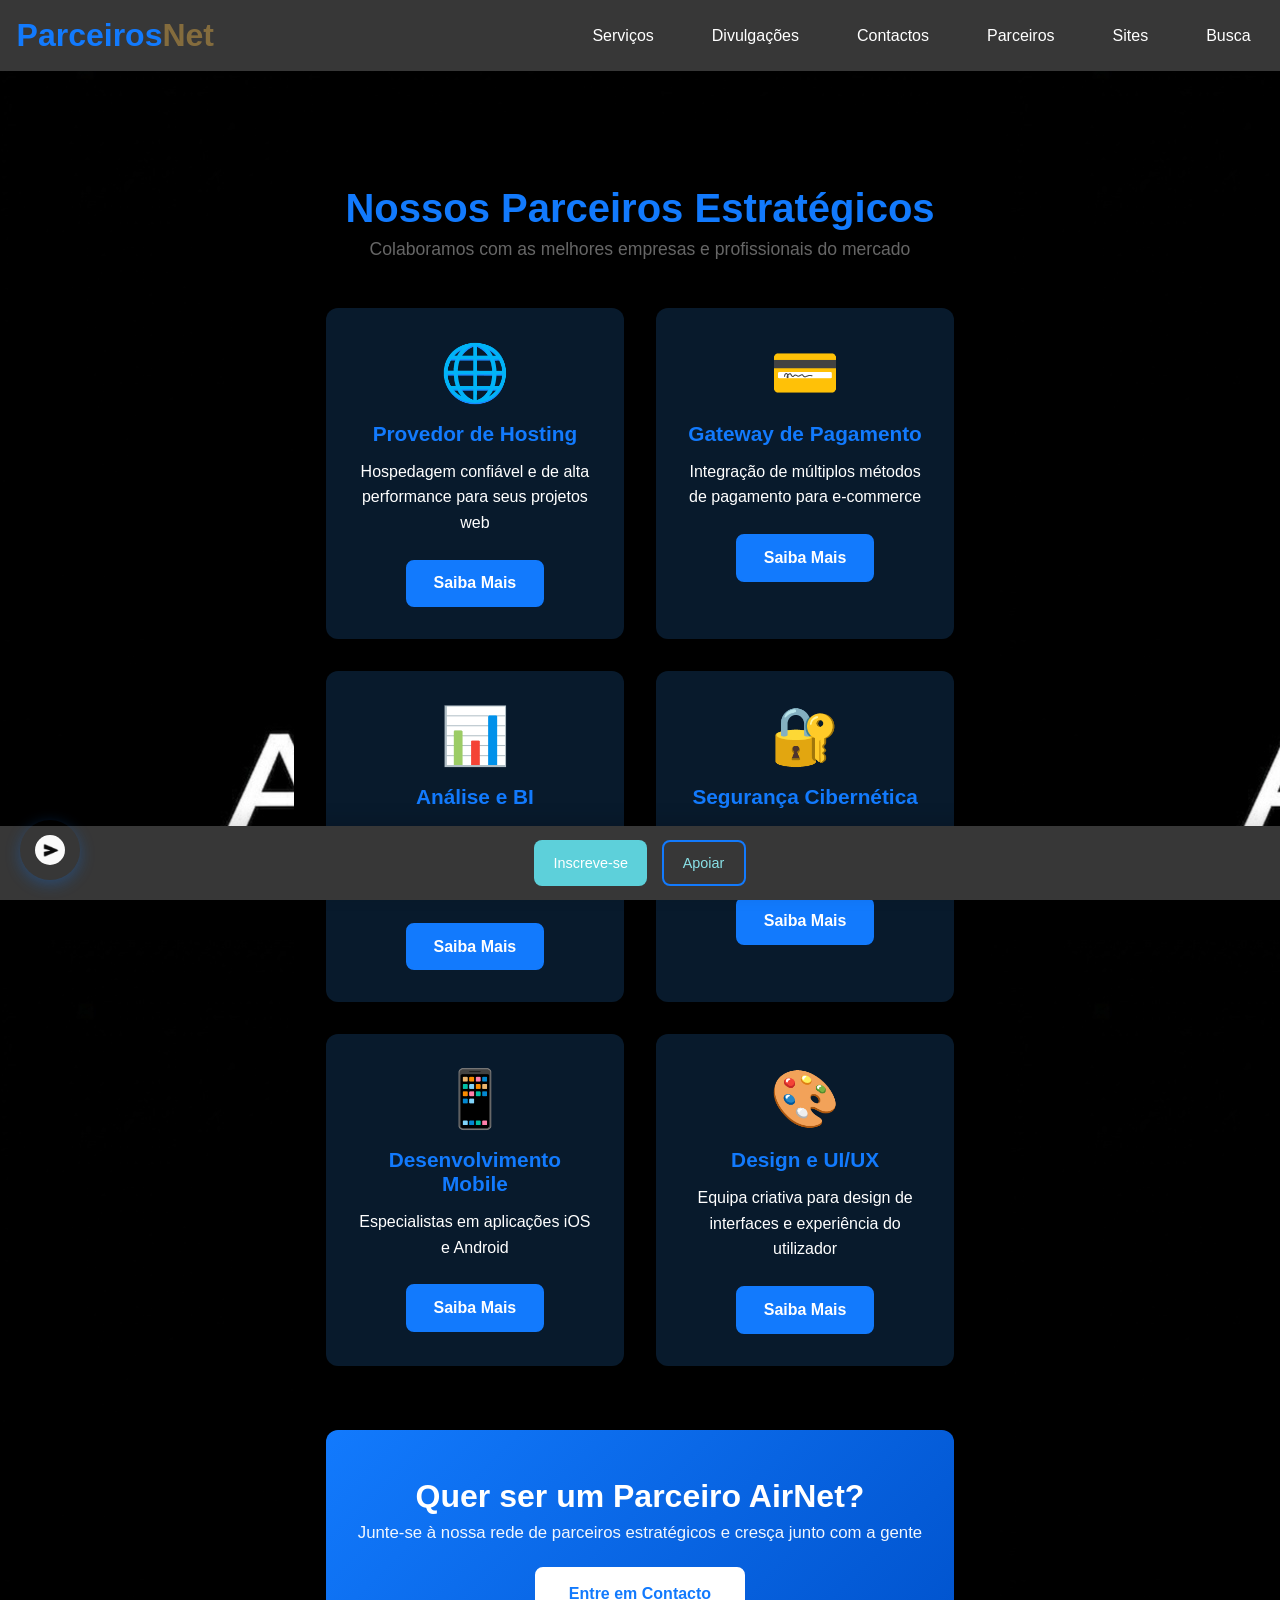
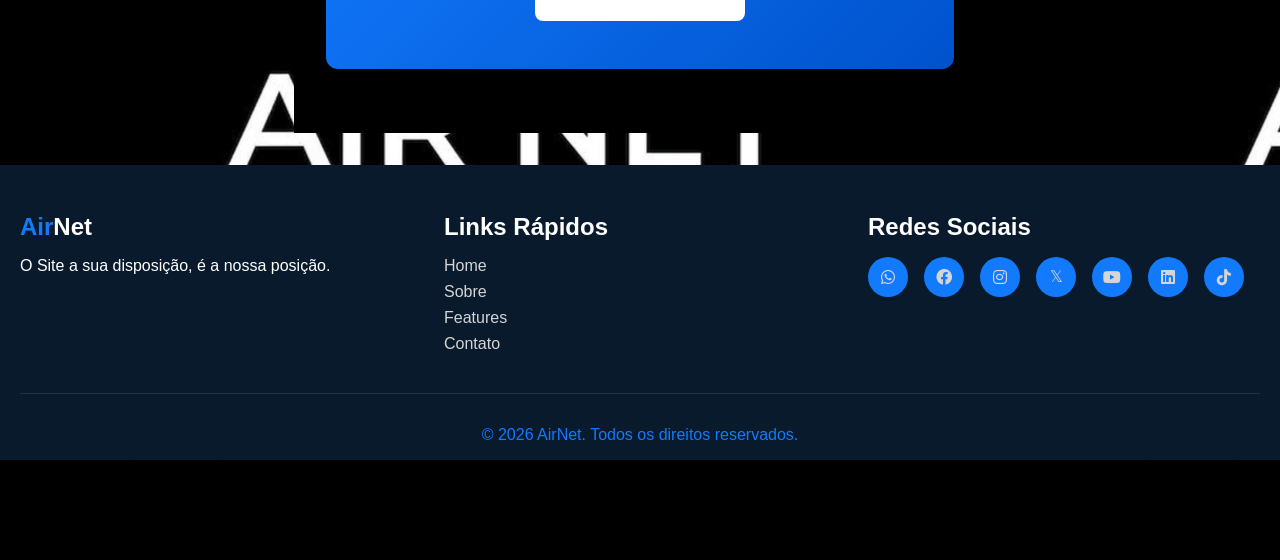
<file: parceiros.html>
<!DOCTYPE html>
<html lang="pt-pt">
<head>
    <meta charset="UTF-8">
    <meta name="viewport" content="width=device-width, initial-scale=1.0, user-scalable=no">
    <meta name="description" content="Parceiros AirNet - Junte-se à nossa rede de parceiros. Oportunidades de colaboração em TI, marketing digital e soluções empresariais em Angola.">
    <meta name="keywords" content="parceiros AirNet, colaboração, TI Angola, marketing digital, soluções empresariais">
    <link rel="stylesheet" href="Asserts/Css/stylr.css">
    <link rel="stylesheet" href="https://cdnjs.cloudflare.com/ajax/libs/font-awesome/6.0.0/css/all.min.css">
   <link rel="shortcut icon" href="Asserts/img/logo.png-p1.jpeg" type="image/x-icon"> 

    
    <title>Parceiros | AirNet</title>
</head>
<body class="parceiros-s">
          <!-- #=======Cabecalho========-->
  <header class="cabecalho">
    <!-- #=======Nav-bar======== -->
        <nav class="nav-bar">
            <!-- #=======Nav-Logo======= -->
            <a href="parceiros.html" id="nav-logo">Parceiros<span class="net">Net</span></a>

            <div class="nav-mobile">
                <span class="nav-toggle" aria-label="Abrir menu">&#9776;</span>
                <ul class="nav-lista">
                 <li class="nav-item"><a href="serviços.html">Serviços</a></li>
                 <li class="nav-item"><a href="divulgaçao.html">Divulgações</a></li>
                 <li class="nav-item"><a href="contactos.html">Contactos</a></li>
                 <li class="nav-item"><a href="parceiros.html">Parceiros</a></li>
                 <li class="nav-item"><a href="sites.html">Sites</a></li>
                 <li class="nav-item"><a href="busca.html">Busca</a></li>
                 <li class="nav-item"><a href="canal-whatsapp.html">WhatsApp</a></li>
                </ul>
            </div>
        </nav> 
     </header>


     <!-- SEÇÃO DE PARCEIROS -->
     <section class="partners-section">
        <div class="partners-header">
            <h2>Nossos Parceiros Estratégicos</h2>
            <p>Colaboramos com as melhores empresas e profissionais do mercado</p>
        </div>

        <div class="partners-grid">
            <div class="partner-card">
                <div class="partner-logo">🌐</div>
                <h3>Provedor de Hosting</h3>
                <p>Hospedagem confiável e de alta performance para seus projetos web</p>
                <a href="#" class="partner-btn">Saiba Mais</a>
            </div>

            <div class="partner-card">
                <div class="partner-logo">💳</div>
                <h3>Gateway de Pagamento</h3>
                <p>Integração de múltiplos métodos de pagamento para e-commerce</p>
                <a href="#" class="partner-btn">Saiba Mais</a>
            </div>

            <div class="partner-card">
                <div class="partner-logo">📊</div>
                <h3>Análise e BI</h3>
                <p>Ferramentas de análise de dados e business intelligence integradas</p>
                <a href="#" class="partner-btn">Saiba Mais</a>
            </div>

            <div class="partner-card">
                <div class="partner-logo">🔐</div>
                <h3>Segurança Cibernética</h3>
                <p>Proteção avançada contra ameaças e vulnerabilidades</p>
                <a href="#" class="partner-btn">Saiba Mais</a>
            </div>

            <div class="partner-card">
                <div class="partner-logo">📱</div>
                <h3>Desenvolvimento Mobile</h3>
                <p>Especialistas em aplicações iOS e Android</p>
                <a href="#" class="partner-btn">Saiba Mais</a>
            </div>

            <div class="partner-card">
                <div class="partner-logo">🎨</div>
                <h3>Design e UI/UX</h3>
                <p>Equipa criativa para design de interfaces e experiência do utilizador</p>
                <a href="#" class="partner-btn">Saiba Mais</a>
            </div>
        </div>

        <!-- SEÇÃO DE PARCERIA -->
        <section class="partnership-cta">
            <h3>Quer ser um Parceiro AirNet?</h3>
            <p>Junte-se à nossa rede de parceiros estratégicos e cresça junto com a gente</p>
            <a href="contactos.html" class="partnership-btn">Entre em Contacto</a>
        </section>
     </section>


     <footer class="rodape">
        <div class="rodape-btns">
            <a class="btn-footer" href="Increve-se.html">Inscreve-se</a>
            <a class="btn-footer btn-apoiar" href="apoir.html">Apoiar</a>
        </div>
    </footer>

    <!-- Footer -->
    <footer class="footer">
        <div class="container">
            <div class="footer-content">
                <div class="footer-section">
                    <h4><span>Air</span>Net</h4>
                    <p>O Site a sua disposição, é a nossa posição.</p>
                </div>
                <div class="footer-section">
                    <h4>Links Rápidos</h4>
                    <ul>
                        <li><a href="#home">Home</a></li>
                        <li><a href="#sobre">Sobre</a></li>
                        <li><a href="#features">Features</a></li>
                        <li><a href="#contato">Contato</a></li>
                    </ul>
                </div>
                <div class="footer-section">
                    <h4>Redes Sociais</h4>
                    <div class="social-links">
                        <a href="https://wa.me/244956239945?text=Olá%20Olá AirNet!" target="_blank" title="WhatsApp"><i class="fab fa-whatsapp"></i></a>
                        <a href="facebook.com" title="Facebook"><i class="fab fa-facebook"></i></a>
                        <a href="#" title="Instagram"><i class="fab fa-instagram"></i></a>
                        <a href="https://x.com" title="X">𝕏</a>
                        <a href="#" title="YouTube"><i class="fab fa-youtube"></i></a>
                        <a href="https://www.linkedin.com/groups/18491007/" target="_blank" title="LinkedIn"><i class="fab fa-linkedin"></i></a>
                        <a href="https://www.tiktok.com/@airnet28?is_from_webapp=1&sender_device=pc" target="_blank" title="TikTok"><i class="fab fa-tiktok"></i></a>
                    </div>
                </div>
            </div>
            <div class="footer-bottom">
                <p>&copy; 2026 AirNet. Todos os direitos reservados.</p>
            </div>
        </div>
    </footer>

    <!-- AirIA Chatbot -->
    <div id="airia-chatbot">
        <button id="airia-toggle" class="airia-button">
            <span class="airia-logo">🤖</span>
            
        </button>
        <div id="airia-chat" class="airia-chat-window">
            <div class="airia-header">
                <span>AirIA - Assistente Virtual</span>
                <button id="airia-close">&times;</button>
            </div>
            <div id="airia-messages" class="airia-messages">
                <div class="airia-message airia-bot">
                    <span class="airia-avatar">🤖</span>
                    <div class="airia-bubble">Olá! Sou a AirIA, sua assistente virtual. Como posso ajudar você hoje?</div>
                </div>
            </div>
            <div class="airia-input-area">
                <input type="text" id="airia-input" placeholder="Digite sua mensagem..." />
                <button id="airia-send">Enviar</button>
            </div>
        </div>
    </div>

    <script src="Asserts/js/script.js"></script>
</body>
</html>
</file>
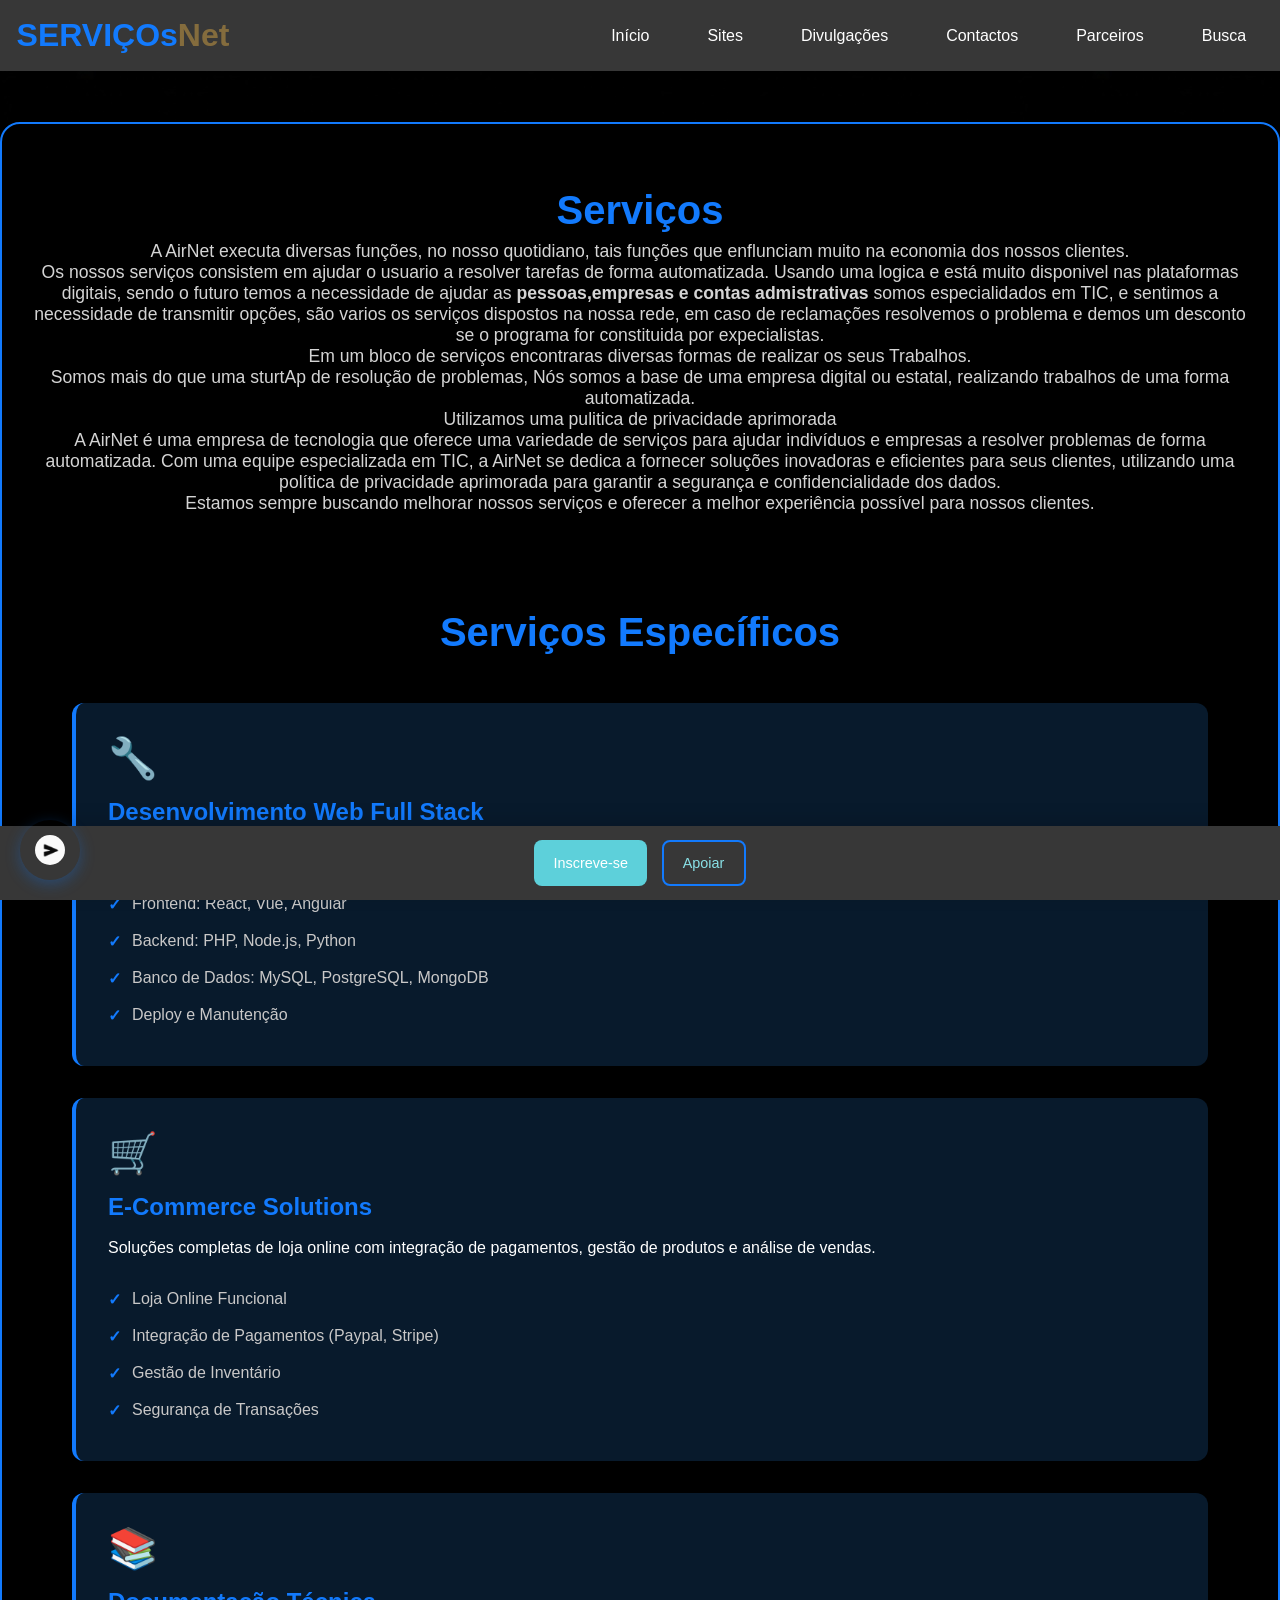
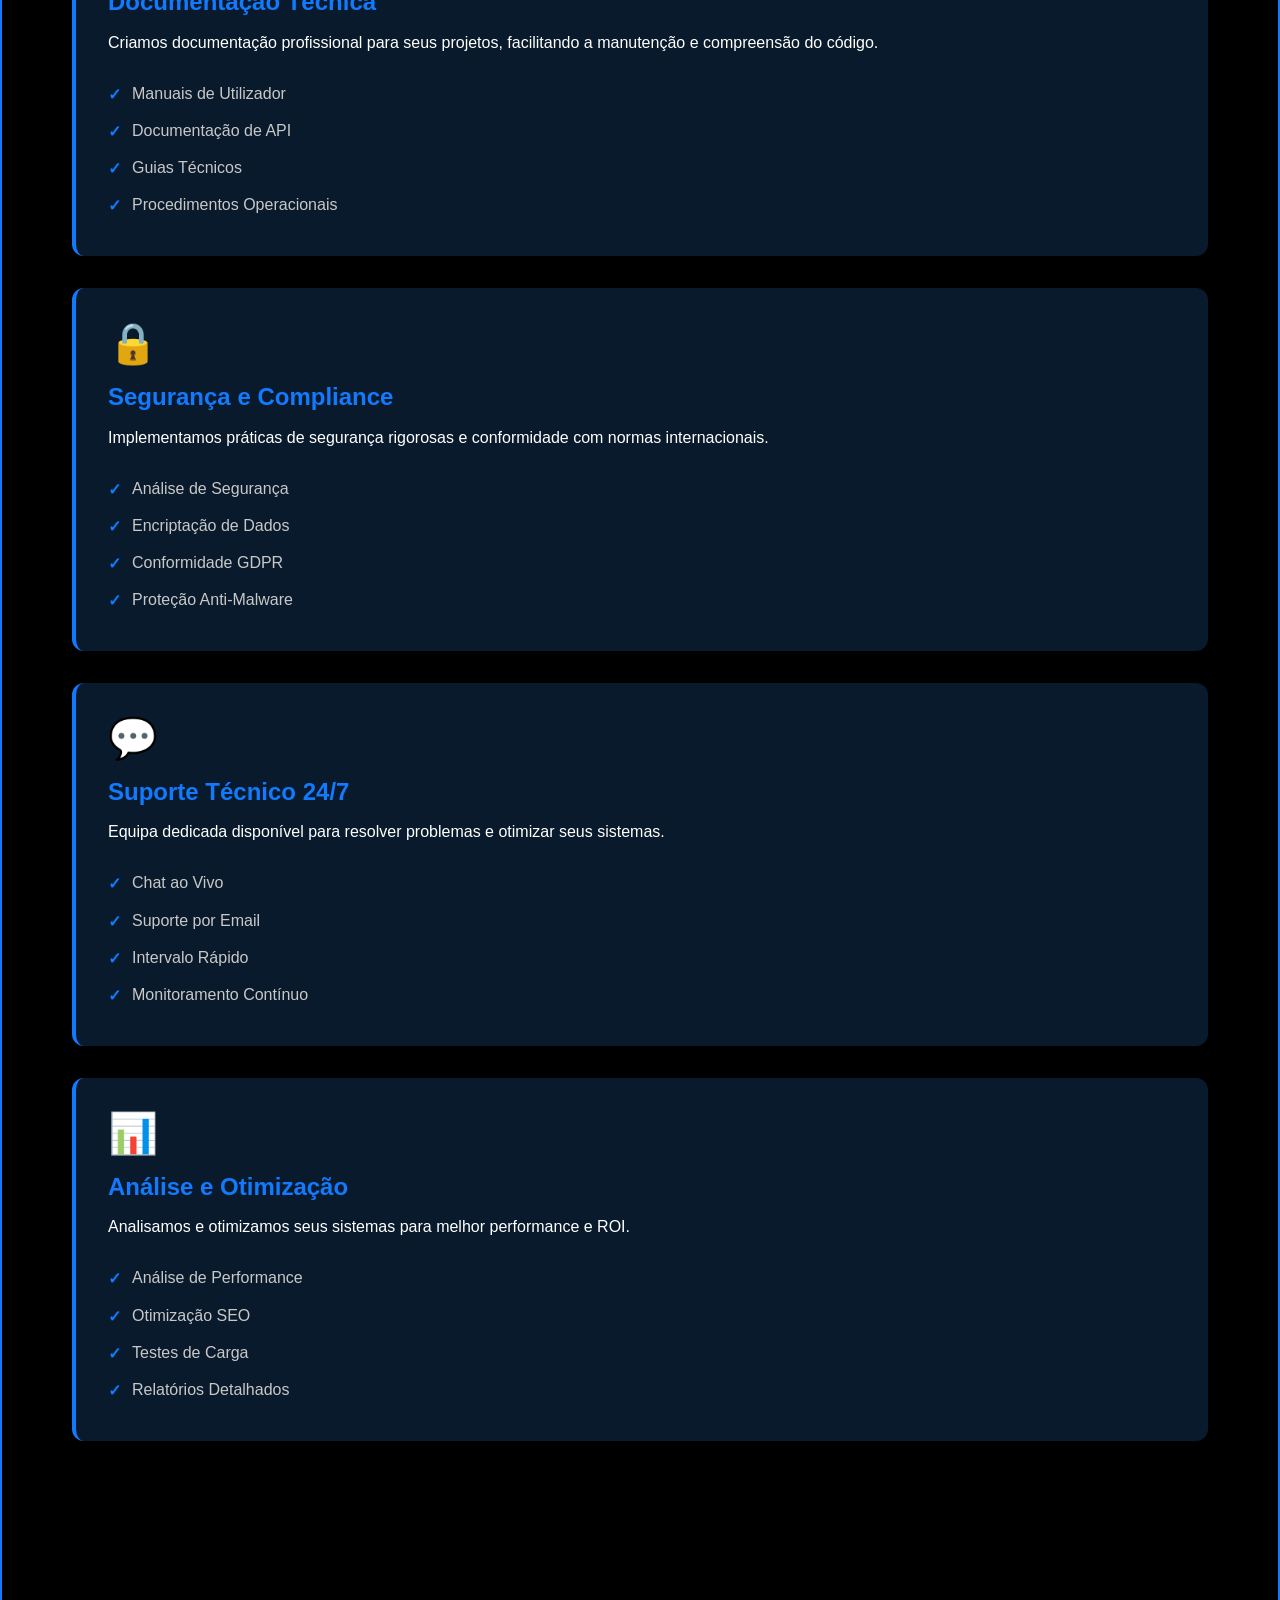
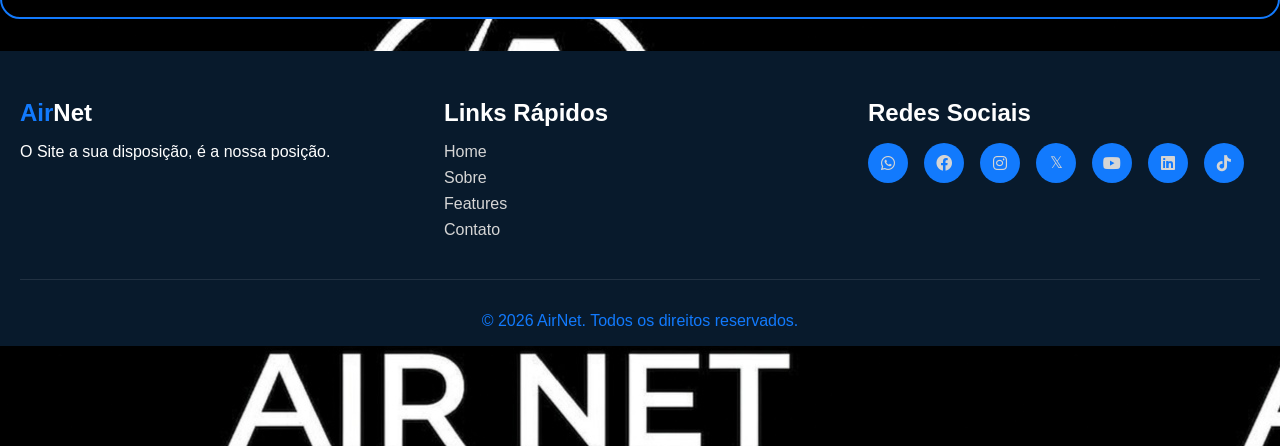
<file: serviços.html>
<!DOCTYPE html>
<html lang="pt-pt">
<head>
    <meta charset="UTF-8">
    <meta name="viewport" content="width=device-width, initial-scale=1.0, user-scalable=no">
    <meta name="description" content="Serviços AirNet - Desenvolvimento web, e-commerce, marketing digital, WhatsApp Business e soluções empresariais personalizadas para Angola.">
    <meta name="keywords" content="serviços AirNet, desenvolvimento web, e-commerce, marketing digital, WhatsApp Business, TI Angola">
    <link rel="stylesheet" href="Asserts/Css/stylr.css">
    <link rel="shortcut icon" href="Asserts/img/logo.png-p1.jpeg" type="image/x-icon">
    <link rel="stylesheet" href="https://cdnjs.cloudflare.com/ajax/libs/font-awesome/6.0.0/css/all.min.css">
    <title>Serviços | AirNet</title>
</head>
<body>
          <!-- #=======Cabecalho========-->
 <header class="cabecalho">
    <!-- #=======Nav-bar======== -->
        <nav class="nav-bar">
            <!-- #=======Nav-Logo======= -->
            <a href="#" id="nav-logo">SERVIÇOs<span class="net">Net</span></a>
            <div class="nav-mobile">
                <span class="nav-toggle" aria-label="Abrir menu">&#9776;</span>
                <ul class="nav-lista">
                 <li class="nav-item"><a href="Index.html">Início</a></li>
                 <li class="nav-item"><a href="sites.html">Sites</a></li>
                 <li class="nav-item"><a href="divulgaçao.html">Divulgações</a></li>
                 <li class="nav-item"><a href="contactos.html">Contactos</a></li>
                 <li class="nav-item"><a href="parceiros.html">Parceiros</a></li>
                 <li class="nav-item"><a href="busca.html">Busca</a></li>
                 <li class="nav-item"><a href="canal-whatsapp.html">WhatsApp</a></li>
                </ul>
            </div>
        </nav> 
     </header>




     <main>
        <section class="section-services">
            <div class="services-header">

            <h2>Serviços</h2>
            <div class="bloco-s">
             <p class="p-s-1">A AirNet executa diversas funções, no nosso quotidiano, tais funções que enflunciam muito na economia dos nossos clientes. </p>
             <p class="p-s-2">Os nossos serviços consistem em ajudar o usuario a resolver tarefas de forma automatizada. 
            Usando uma logica e está muito disponivel nas plataformas digitais, sendo o futuro temos a necessidade de ajudar  as <strong>pessoas,empresas e contas admistrativas</strong>
        somos especialidados em TIC, e sentimos a necessidade de transmitir opções, são varios os serviços dispostos na nossa rede, em caso de reclamações resolvemos o problema e demos um desconto se o programa for constituida por expecialistas. </p> 
       <p class="p-s-3">Em um bloco de serviços encontraras diversas formas de realizar os seus Trabalhos.</p>
       <p class="p-s-4">Somos mais do que uma sturtAp de resolução de problemas, Nós somos a base de uma empresa digital ou estatal, realizando trabalhos de uma forma automatizada.</p>
       <p class="p-s-4">Utilizamos uma pulitica de privacidade aprimorada</p>
         <p class="p-s-5">A AirNet é uma empresa de tecnologia que oferece uma variedade de serviços para ajudar indivíduos e empresas a resolver problemas de forma automatizada. Com uma equipe especializada em TIC, a AirNet se dedica a fornecer soluções inovadoras e eficientes para seus clientes, utilizando uma política de privacidade aprimorada para garantir a segurança e confidencialidade dos dados.</p>
         <p class="p-s-6">Estamos sempre buscando melhorar nossos serviços e oferecer a melhor experiência possível para nossos clientes.</p>
         </div>
         
    </div>

        <!-- SEÇÃO DETALHES DE SERVIÇOS -->
        <section class="services-detailed">
            <h2>Serviços Específicos</h2>
            
            <div class="service-detail-item">
                <div class="detail-icon">🔧</div>
                <h3>Desenvolvimento Web Full Stack</h3>
                <p>Desde o design até a implementação, desenvolvemos aplicações web completas e escaláveis para o seu negócio.</p>
                <ul>
                    <li>Frontend: React, Vue, Angular</li>
                    <li>Backend: PHP, Node.js, Python</li>
                    <li>Banco de Dados: MySQL, PostgreSQL, MongoDB</li>
                    <li>Deploy e Manutenção</li>
                </ul>
            </div>

            <div class="service-detail-item">
                <div class="detail-icon">🛒</div>
                <h3>E-Commerce Solutions</h3>
                <p>Soluções completas de loja online com integração de pagamentos, gestão de produtos e análise de vendas.</p>
                <ul>
                    <li>Loja Online Funcional</li>
                    <li>Integração de Pagamentos (Paypal, Stripe)</li>
                    <li>Gestão de Inventário</li>
                    <li>Segurança de Transações</li>
                </ul>
            </div>

            <div class="service-detail-item">
                <div class="detail-icon">📚</div>
                <h3>Documentação Técnica</h3>
                <p>Criamos documentação profissional para seus projetos, facilitando a manutenção e compreensão do código.</p>
                <ul>
                    <li>Manuais de Utilizador</li>
                    <li>Documentação de API</li>
                    <li>Guias Técnicos</li>
                    <li>Procedimentos Operacionais</li>
                </ul>
            </div>

            <div class="service-detail-item">
                <div class="detail-icon">🔒</div>
                <h3>Segurança e Compliance</h3>
                <p>Implementamos práticas de segurança rigorosas e conformidade com normas internacionais.</p>
                <ul>
                    <li>Análise de Segurança</li>
                    <li>Encriptação de Dados</li>
                    <li>Conformidade GDPR</li>
                    <li>Proteção Anti-Malware</li>
                </ul>
            </div>

            <div class="service-detail-item">
                <div class="detail-icon">💬</div>
                <h3>Suporte Técnico 24/7</h3>
                <p>Equipa dedicada disponível para resolver problemas e otimizar seus sistemas.</p>
                <ul>
                    <li>Chat ao Vivo</li>
                    <li>Suporte por Email</li>
                    <li>Intervalo Rápido</li>
                    <li>Monitoramento Contínuo</li>
                </ul>
            </div>

            <div class="service-detail-item">
                <div class="detail-icon">📊</div>
                <h3>Análise e Otimização</h3>
                <p>Analisamos e otimizamos seus sistemas para melhor performance e ROI.</p>
                <ul>
                    <li>Análise de Performance</li>
                    <li>Otimização SEO</li>
                    <li>Testes de Carga</li>
                    <li>Relatórios Detalhados</li>
                </ul>
            </div>
        </section>
                
        </section>
     </main>
     
     <footer class="rodape">
        <div class="rodape-btns">
            <a class="btn-footer" href="Increve-se.html">Inscreve-se</a>
                    <a class="btn-footer btn-apoiar" href="apoir.html">Apoiar</a>
        </div>
    </footer>

    <!-- Footer -->
    <footer class="footer">
        <div class="container">
            <div class="footer-content">
                <div class="footer-section">
                    <h4><span>Air</span>Net</h4>
                    <p>O Site a sua disposição, é a nossa posição.</p>
                </div>
                <div class="footer-section">
                    <h4>Links Rápidos</h4>
                    <ul>
                        <li><a href="#home">Home</a></li>
                        <li><a href="#sobre">Sobre</a></li>
                        <li><a href="#features">Features</a></li>
                        <li><a href="#contato">Contato</a></li>
                    </ul>
                </div>
                <div class="footer-section">
                    <h4>Redes Sociais</h4>
                    <div class="social-links">
                        <a href="https://wa.me/244956239945?text=Olá%20Olá AirNet!" target="_blank" title="WhatsApp"><i class="fab fa-whatsapp"></i></a>
                        <a href="facebook.com" title="Facebook"><i class="fab fa-facebook"></i></a>
                        <a href="https://instagram.com/airnet220" title="Instagram"><i class="fab fa-instagram"></i></a>
                        <a href="https://x.com" title="X">𝕏</a>
                        <a href="#" title="YouTube"><i class="fab fa-youtube"></i></a>
                        <a href="https://www.linkedin.com/groups/18491007/" target="_blank" title="LinkedIn"><i class="fab fa-linkedin"></i></a>
                        <a href="https://www.tiktok.com/@airnet28?is_from_webapp=1&sender_device=pc" target="_blank" title="TikTok"><i class="fab fa-tiktok"></i></a>
                    </div>
                </div>
            </div>
            <div class="footer-bottom">
                <p>&copy; 2026 AirNet. Todos os direitos reservados.</p>
            </div>
        </div>
    </footer>

    <!-- AirIA Chatbot -->
    <div id="airia-chatbot">
        <button id="airia-toggle" class="airia-button">
            <span class="airia-logo">🤖</span>
            
        </button>
        <div id="airia-chat" class="airia-chat-window">
            <div class="airia-header">
                <span>AirIA - Assistente Virtual</span>
                <button id="airia-close">&times;</button>
            </div>
            <div id="airia-messages" class="airia-messages">
                <div class="airia-message airia-bot">
                    <span class="airia-avatar">🤖</span>
                    <div class="airia-bubble">Olá! Sou a AirIA, sua assistente virtual. Como posso ajudar você hoje?</div>
                </div>
            </div>
            <div class="airia-input-area">
                <input type="text" id="airia-input" placeholder="Digite sua mensagem..." />
                <button id="airia-send">Enviar</button>
            </div>
        </div>
    </div>

    <script src="Asserts/js/script.js"></script>
</body>
</html>
</file>
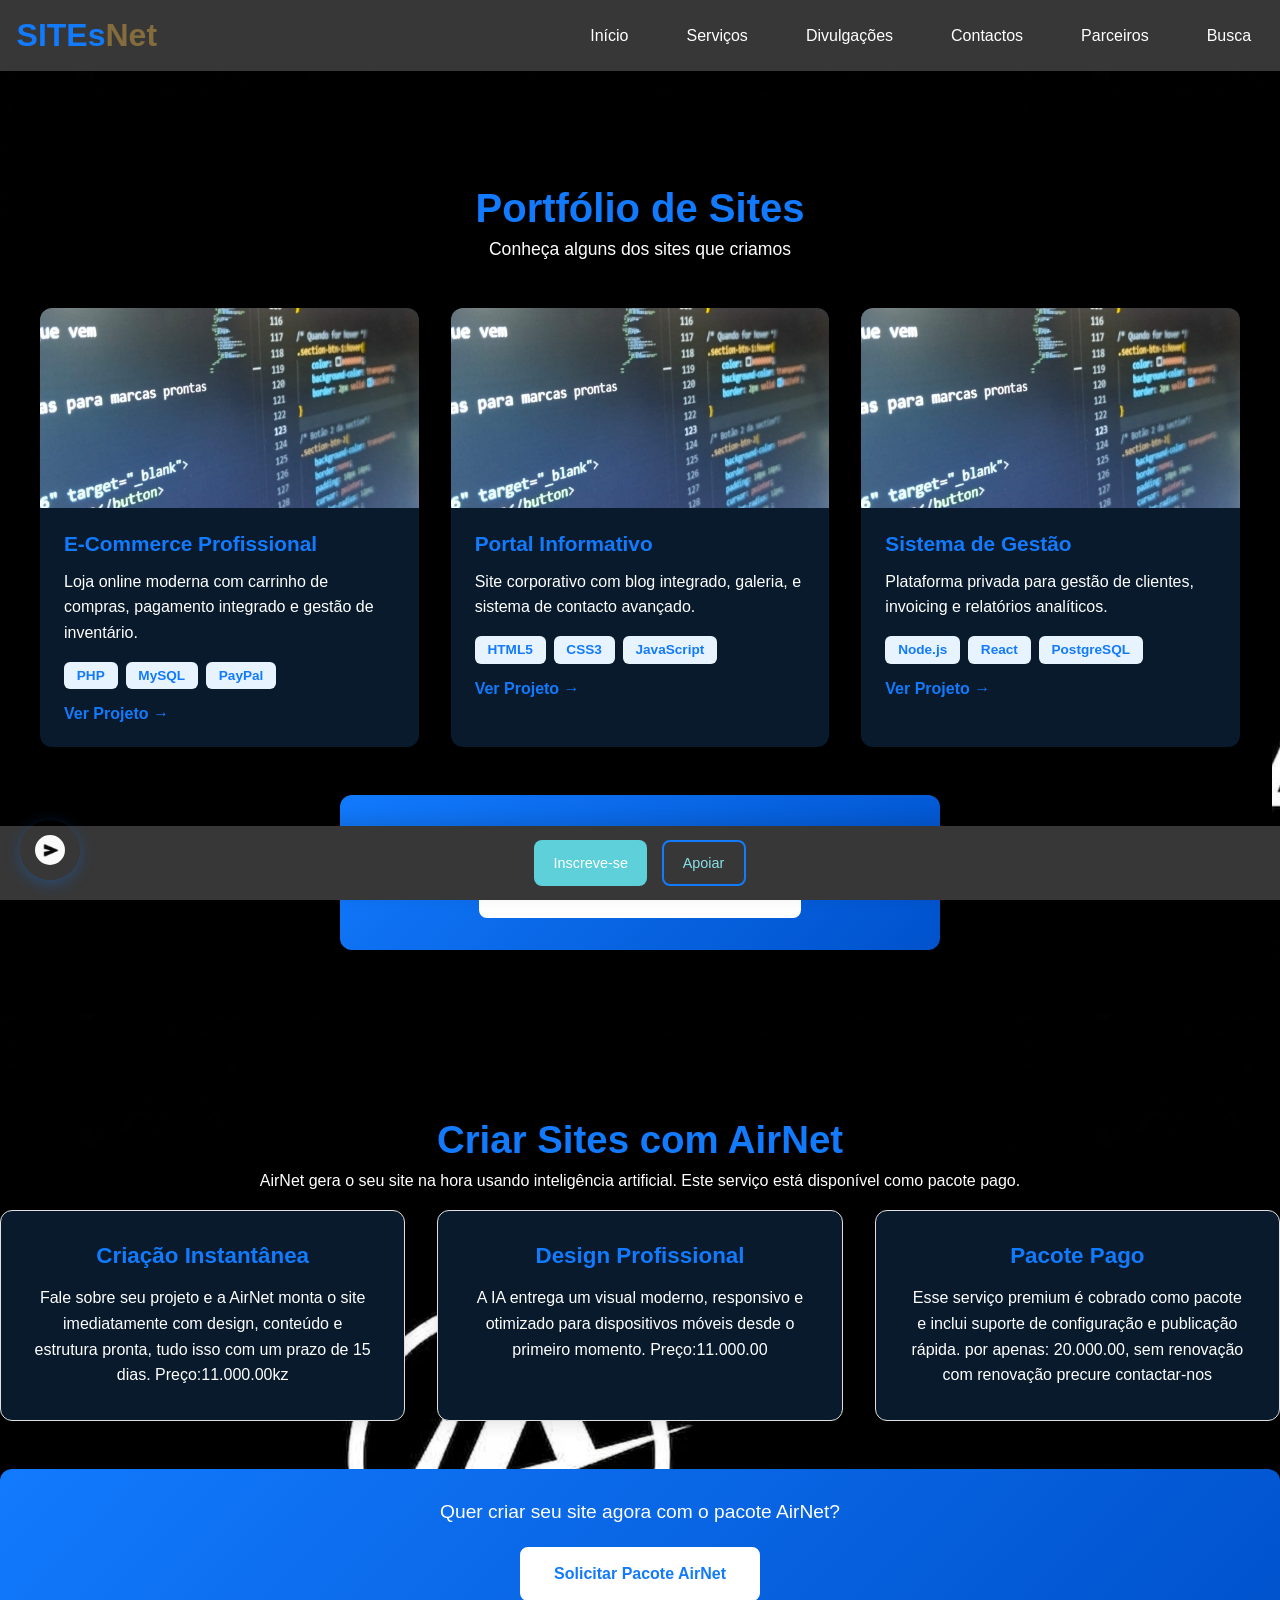
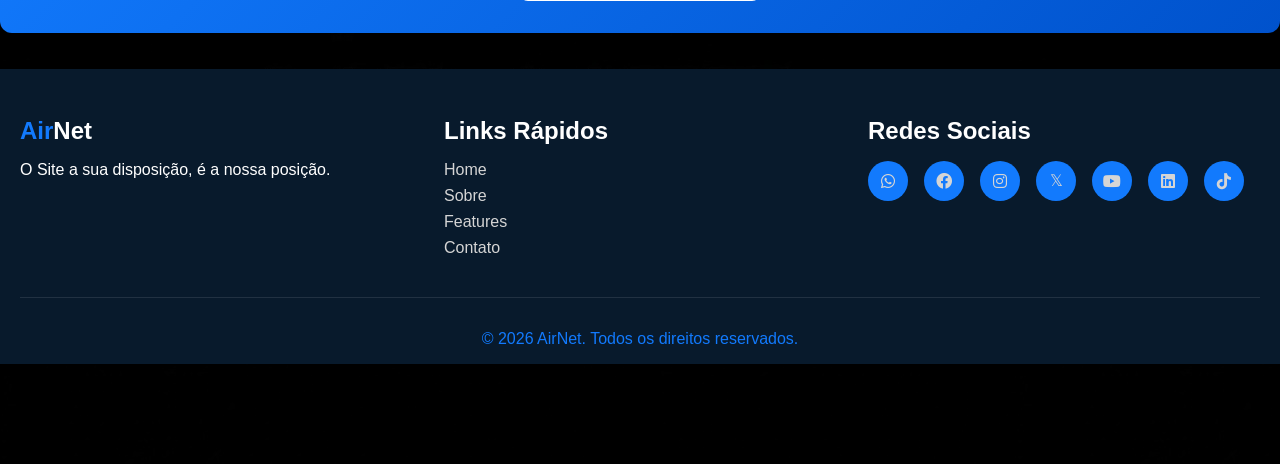
<file: sites.html>
<!DOCTYPE html>
<html lang="pt-pt">
<head>
    <meta charset="UTF-8">
    <meta name="viewport" content="width=device-width, initial-scale=1.0, user-scalable=no">
    <meta name="description" content="Sites AirNet - Portfólio de websites desenvolvidos pela AirNet. Exemplos de desenvolvimento web, e-commerce e soluções digitais para Angola.">
    <meta name="keywords" content="sites AirNet, portfólio, desenvolvimento web, e-commerce, Angola">
    <link rel="stylesheet" href="Asserts/Css/stylr.css">
    <link rel="shortcut icon" href="Asserts/img/logo.png-p1.jpeg" type="image/x-icon">

        <link rel="stylesheet" href="https://cdnjs.cloudflare.com/ajax/libs/font-awesome/6.0.0/css/all.min.css">
    <title>Sites | AirNet</title>
</head>
<body>
    <header class="cabecalho">
    <!-- #=======Nav-bar======== -->
        <nav class="nav-bar">
            <!-- #=======Nav-Logo======= -->
            <a href="#" id="nav-logo">SITEs<span class="net">Net</span></a>
            <div class="nav-mobile">
                <span class="nav-toggle" aria-label="Abrir menu">&#9776;</span>
                <ul class="nav-lista">
                    <li class="nav-item"><a href="Index.html">Início</a></li>
                    <li class="nav-item"><a href="serviços.html">Serviços</a></li>
                    <li class="nav-item"><a href="divulgaçao.html">Divulgações</a></li>
                    <li class="nav-item"><a href="contactos.html">Contactos</a></li>
                    <li class="nav-item"><a href="parceiros.html">Parceiros</a></li>
                    <li class="nav-item"><a href="busca.html">Busca</a></li>
                    <li class="nav-item"><a href="canal-whatsapp.html">WhatsApp</a></li>
                </ul>
            </div>
        </nav> 
     </header>
    



     <!-- SEÇÃO PORTFÓLIO SITES -->
     <section class="section-portfolio">
        <div class="portfolio-header">
            <h2>Portfólio de Sites</h2>
            <p>Conheça alguns dos sites que criamos</p>
        </div>

        <div class="portfolio-grid">
            <div class="portfolio-item">
                <div class="portfolio-image">
                    <img src="Asserts/img/IMG-20260414-WA0139.jpg" alt="Site de E-commerce">
                </div>
                <div class="portfolio-content">
                    <h3>E-Commerce Profissional</h3>
                    <p>Loja online moderna com carrinho de compras, pagamento integrado e gestão de inventário.</p>
                    <span class="tech-tags">
                        <span>PHP</span>
                        <span>MySQL</span>
                        <span>PayPal</span>
                    </span>
                    <a href="#" class="portfolio-link">Ver Projeto →</a>
                </div>
            </div>

            <div class="portfolio-item">
                <div class="portfolio-image">
                    <img src="Asserts/img/IMG-20260414-WA0139.jpg" alt="Portal Informativo">
                </div>
                <div class="portfolio-content">
                    <h3>Portal Informativo</h3>
                    <p>Site corporativo com blog integrado, galeria, e sistema de contacto avançado.</p>
                    <span class="tech-tags">
                        <span>HTML5</span>
                        <span>CSS3</span>
                        <span>JavaScript</span>
                    </span>
                    <a href="#" class="portfolio-link">Ver Projeto →</a>
                </div>
            </div>

            <div class="portfolio-item">
                <div class="portfolio-image">
                    <img src="Asserts/img/IMG-20260414-WA0139.jpg" alt="Sistema de Gestão">
                </div>
                <div class="portfolio-content">
                    <h3>Sistema de Gestão</h3>
                    <p>Plataforma privada para gestão de clientes, invoicing e relatórios analíticos.</p>
                    <span class="tech-tags">
                        <span>Node.js</span>
                        <span>React</span>
                        <span>PostgreSQL</span>
                    </span>
                    <a href="#" class="portfolio-link">Ver Projeto →</a>
                </div>
            </div>
        </div>

        <div class="portfolio-cta">
            <p>Tem um projeto em mente?</p>
            <a href="contactos.html" class="cta-link">Conte-nos como podemos ajudar</a>
        </div>
     </section>

     <!-- SEÇÃO AIRNET IA -->
     <section class="section-airnet">
         <div class="airnet-header">
             <h2>Criar Sites com AirNet</h2>
             <p>AirNet gera o seu site na hora usando inteligência artificial. Este serviço está disponível como pacote pago.</p>
         </div>

         <div class="airnet-grid">
             <div class="airnet-item">
                 <h3>Criação Instantânea</h3>
                 <p>Fale sobre seu projeto e a AirNet monta o site imediatamente com design, conteúdo e estrutura pronta, tudo isso com um prazo de 15 dias. Preço:11.000.00kz</p>
             </div>
             <div class="airnet-item">
                 <h3>Design Profissional</h3>
                 <p>A IA entrega um visual moderno, responsivo e otimizado para dispositivos móveis desde o primeiro momento. Preço:11.000.00</p>
             </div>
             <div class="airnet-item">
                 <h3>Pacote Pago</h3>
                 <p>Esse serviço premium é cobrado como pacote e inclui suporte de configuração e publicação rápida. por apenas: 20.000.00, sem renovação com renovação precure contactar-nos</p>
             </div>
         </div>

         <div class="airnet-cta">
             <p>Quer criar seu site agora com o pacote AirNet?</p>
             <a href="contactos.html" class="cta-link">Solicitar Pacote AirNet</a>
         </div>
     </section>

     <footer class="rodape">
        <div class="rodape-btns">
            <a class="btn-footer" href="Increve-se.html">Inscreve-se</a>
            <a class="btn-footer btn-apoiar" href="apoir.html">Apoiar</a>
        </div>
    </footer>

    <!-- Footer -->
    <footer class="footer">
        <div class="container">
            <div class="footer-content">
                <div class="footer-section">
                    <h4><span>Air</span>Net</h4>
                    <p>O Site a sua disposição, é a nossa posição.</p>
                </div>
                <div class="footer-section">
                    <h4>Links Rápidos</h4>
                    <ul>
                        <li><a href="#home">Home</a></li>
                        <li><a href="#sobre">Sobre</a></li>
                        <li><a href="#features">Features</a></li>
                        <li><a href="#contato">Contato</a></li>
                    </ul>
                </div>
                <div class="footer-section">
                    <h4>Redes Sociais</h4>
                    <div class="social-links">
                        <a href="https://wa.me/244956239945?text=Olá%20Olá AirNet!" target="_blank" title="WhatsApp"><i class="fab fa-whatsapp"></i></a>
                        <a href="facebook.com" title="Facebook"><i class="fab fa-facebook"></i></a>
                        <a href="https://instagram.com/airnet220" title="Instagram"><i class="fab fa-instagram"></i></a>
                        <a href="https://x.com" title="X">𝕏</a>
                        <a href="#" title="YouTube"><i class="fab fa-youtube"></i></a>
                        <a href="https://www.linkedin.com/groups/18491007/" target="_blank" title="LinkedIn"><i class="fab fa-linkedin"></i></a>
                        <a href="https://www.tiktok.com/@airnet28?is_from_webapp=1&sender_device=pc" target="_blank" title="TikTok"><i class="fab fa-tiktok"></i></a>
                    </div>
                </div>
            </div>
            <div class="footer-bottom">
                <p>&copy; 2026 AirNet. Todos os direitos reservados.</p>
            </div>
        </div>
    </footer>

    <!-- AirIA Chatbot -->
    <div id="airia-chatbot">
        <button id="airia-toggle" class="airia-button">
            <span class="airia-logo">🤖</span>
            
        </button>
        <div id="airia-chat" class="airia-chat-window">
            <div class="airia-header">
                <span>AirIA - Assistente Virtual</span>
                <button id="airia-close">&times;</button>
            </div>
            <div id="airia-messages" class="airia-messages">
                <div class="airia-message airia-bot">
                    <span class="airia-avatar">🤖</span>
                    <div class="airia-bubble">Olá! Sou a AirIA, sua assistente virtual. Como posso ajudar você hoje?</div>
                </div>
            </div>
            <div class="airia-input-area">
                <input type="text" id="airia-input" placeholder="Digite sua mensagem..." />
                <button id="airia-send">Enviar</button>
            </div>
        </div>
    </div>
    <script src="Asserts/js/script.js"></script>
    
</body>
</html>
</file>
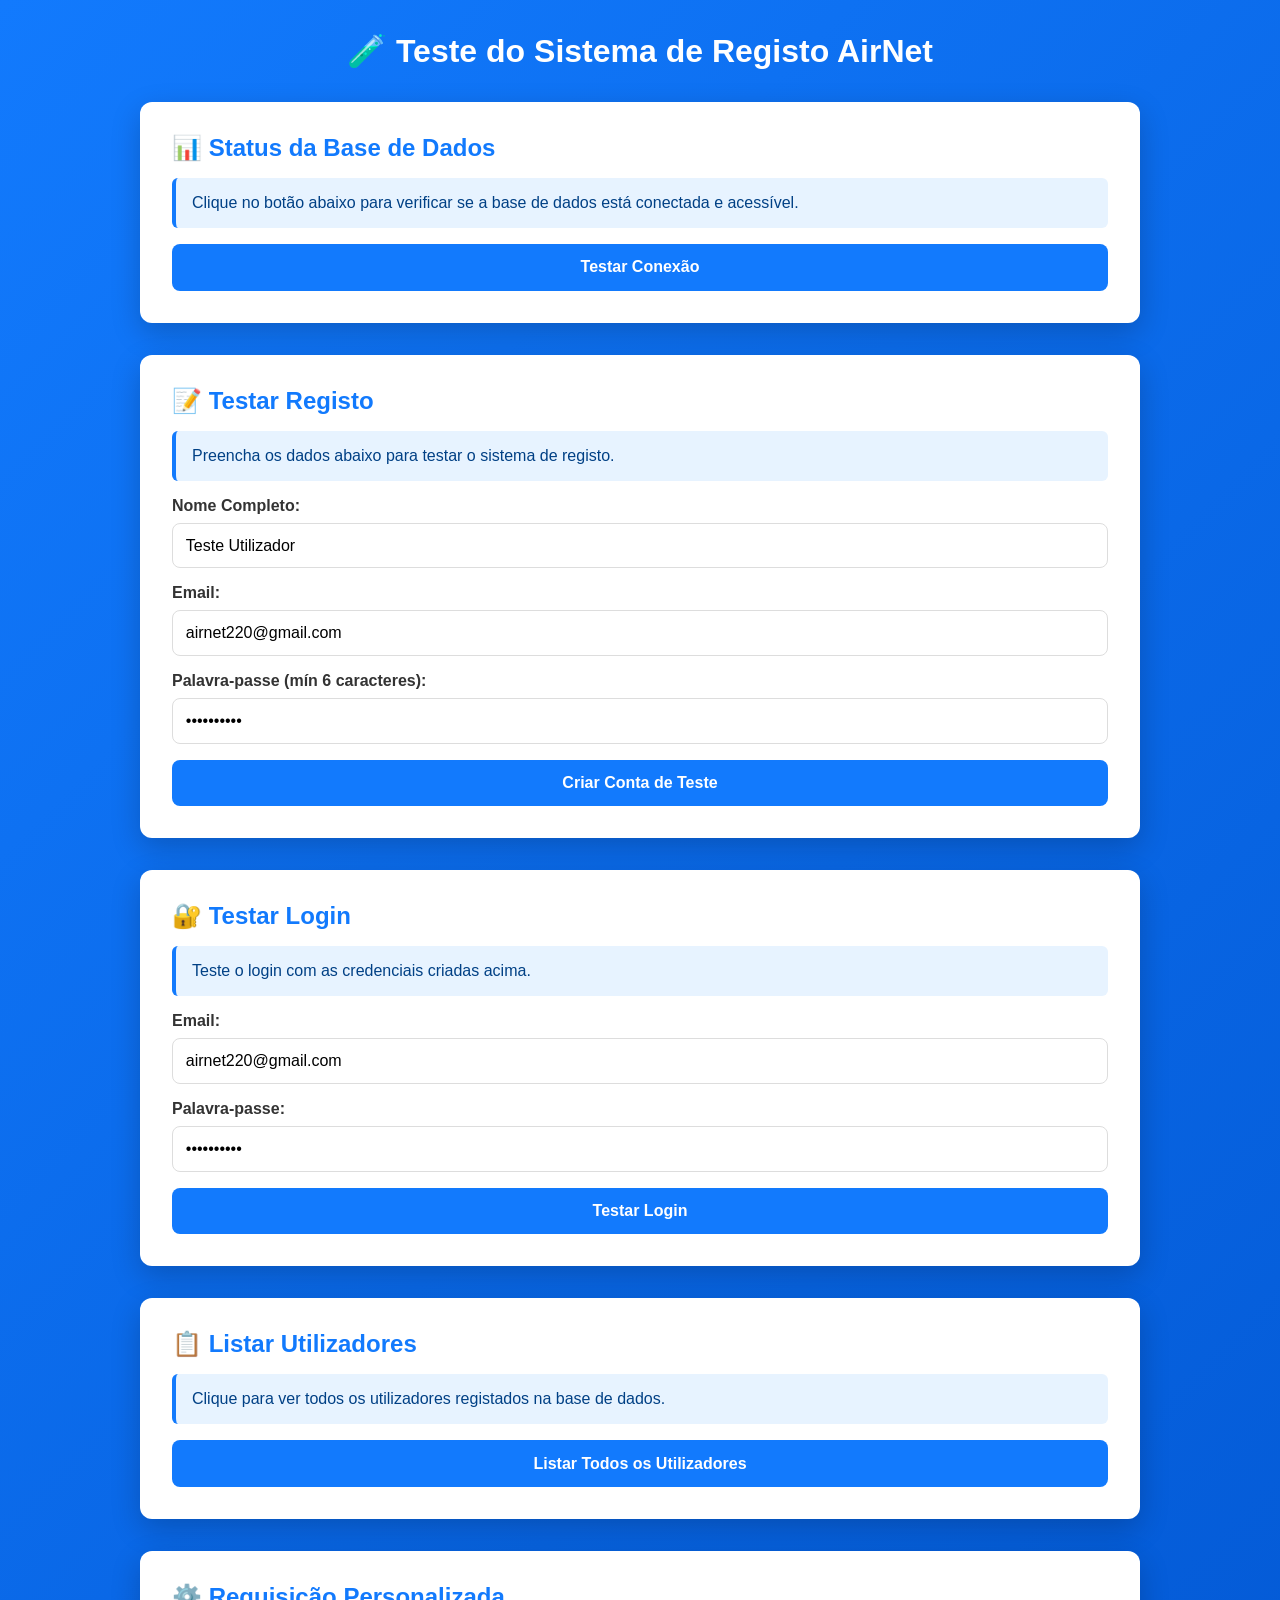
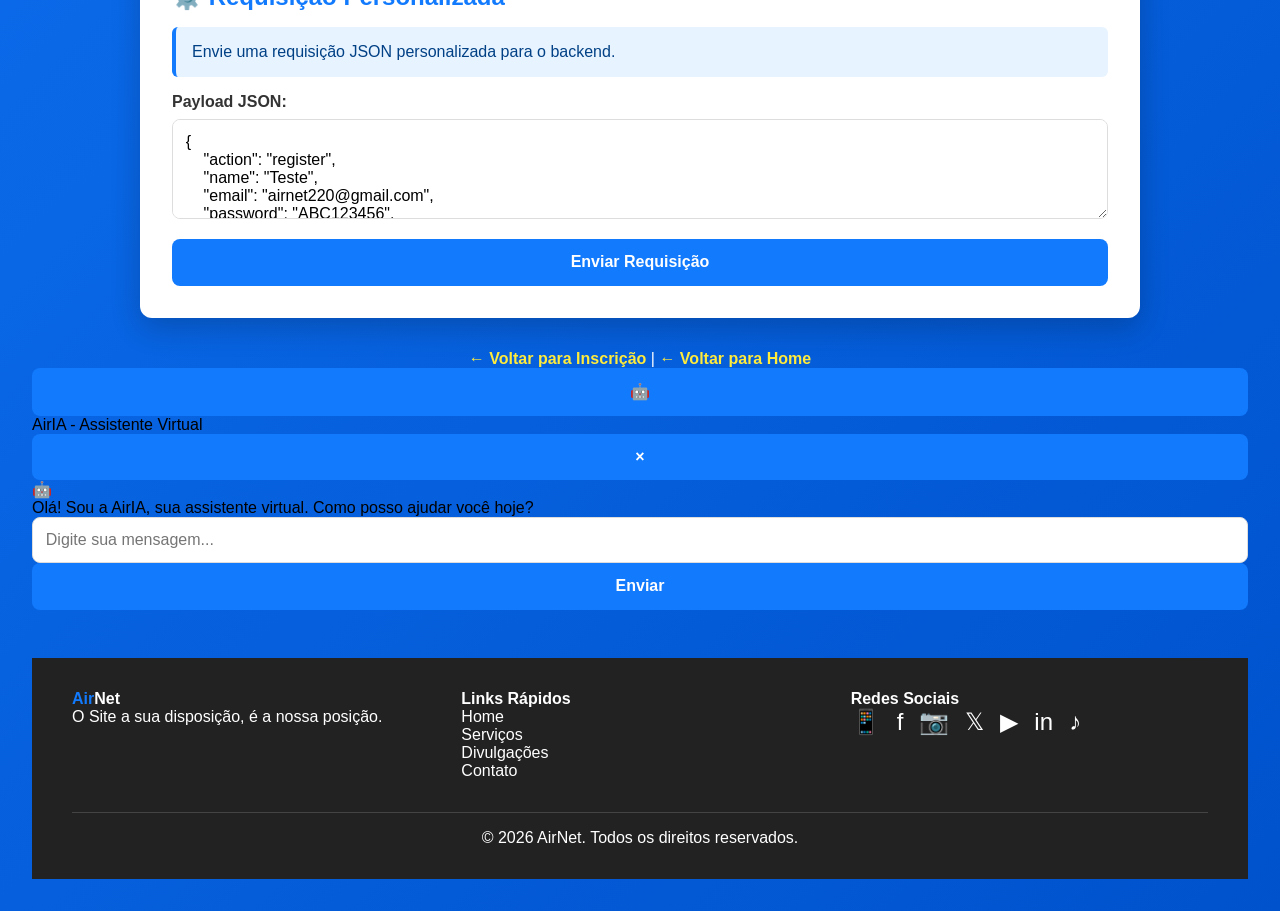
<file: test-api.html>
<!DOCTYPE html>
<html lang="pt-pt">
<head>
    <meta charset="UTF-8">
    <meta name="viewport" content="width=device-width, initial-scale=1.0, user-scalable=no">
    <meta name="description" content="Teste do Sistema AirNet - Verifique o funcionamento das APIs e funcionalidades da plataforma AirNet. Ferramentas de diagnóstico e testes.">
    <meta name="keywords" content="teste sistema AirNet, APIs, diagnóstico, TI Angola">
    <title>Teste do Sistema AirNet</title>
    <link rel="shortcut icon" href="Asserts/img/logo.png-p1.jpeg" type="image/x-icon">
    <style>
        * {
            margin: 0;
            padding: 0;
            box-sizing: border-box;
        }

        body {
            font-family: 'Segoe UI', Tahoma, Geneva, Verdana, sans-serif;
            background: linear-gradient(135deg, #127afd 0%, #0052cc 100%);
            min-height: 100vh;
            padding: 2rem;
        }

        .container {
            max-width: 1000px;
            margin: 0 auto;
        }

        h1 {
            color: white;
            text-align: center;
            margin-bottom: 2rem;
        }

        .section {
            background: white;
            border-radius: 12px;
            padding: 2rem;
            margin-bottom: 2rem;
            box-shadow: 0 10px 30px rgba(0, 0, 0, 0.2);
        }

        .section h2 {
            color: #127afd;
            margin-bottom: 1rem;
            font-size: 1.5rem;
        }

        .form-group {
            margin-bottom: 1rem;
        }

        label {
            display: block;
            margin-bottom: 0.5rem;
            color: #333;
            font-weight: 600;
        }

        input, textarea {
            width: 100%;
            padding: 0.8rem;
            border: 1px solid #ddd;
            border-radius: 8px;
            font-size: 1rem;
            font-family: 'Segoe UI', Tahoma, Geneva, Verdana, sans-serif;
        }

        textarea {
            resize: vertical;
            min-height: 100px;
        }

        input:focus, textarea:focus {
            outline: none;
            border-color: #127afd;
            box-shadow: 0 0 10px rgba(18, 122, 253, 0.2);
        }

        button {
            background-color: #127afd;
            color: white;
            padding: 0.9rem 1.5rem;
            border: none;
            border-radius: 8px;
            font-size: 1rem;
            font-weight: 600;
            cursor: pointer;
            transition: background-color 0.3s;
            width: 100%;
        }

        button:hover {
            background-color: #0052cc;
        }

        .response {
            background-color: #f5f5f5;
            border: 1px solid #ddd;
            border-radius: 8px;
            padding: 1.2rem;
            margin-top: 1rem;
            font-family: 'Courier New', monospace;
            white-space: pre-wrap;
            word-break: break-word;
            max-height: 400px;
            overflow-y: auto;
        }

        .response.success {
            background-color: #d4edda;
            border-color: #c3e6cb;
            color: #155724;
        }

        .response.error {
            background-color: #f8d7da;
            border-color: #f5c6cb;
            color: #721c24;
        }

        .status {
            margin-top: 1rem;
            padding: 1rem;
            border-radius: 8px;
            text-align: center;
            font-weight: 600;
        }

        .status.success {
            background-color: #d4edda;
            color: #155724;
        }

        .status.error {
            background-color: #f8d7da;
            color: #721c24;
        }

        .grid {
            display: grid;
            grid-template-columns: 1fr 1fr;
            gap: 1rem;
        }

        @media (max-width: 768px) {
            .grid {
                grid-template-columns: 1fr;
            }

            body {
                padding: 1rem;
            }

            .section {
                padding: 1rem;
            }
        }

        .info-box {
            background-color: #e7f3ff;
            border-left: 4px solid #127afd;
            padding: 1rem;
            margin-bottom: 1rem;
            border-radius: 6px;
            color: #004085;
        }

        .back-link {
            color: white;
            text-align: center;
            margin-top: 2rem;
        }

        .back-link a {
            color: #ffeb3b;
            text-decoration: none;
            font-weight: 600;
        }

        .back-link a:hover {
            text-decoration: underline;
        }
    </style>
</head>
<body>
    <div class="container">
        <h1>🧪 Teste do Sistema de Registo AirNet</h1>

        <!-- Seção de Status da Base de Dados -->
        <div class="section">
            <h2>📊 Status da Base de Dados</h2>
            <div class="info-box">
                Clique no botão abaixo para verificar se a base de dados está conectada e acessível.
            </div>
            <button onclick="testConnection()">Testar Conexão</button>
            <div id="connectionResponse" class="response" style="display: none;"></div>
        </div>

        <!-- Seção de Registo -->
        <div class="section">
            <h2>📝 Testar Registo</h2>
            <div class="info-box">
                Preencha os dados abaixo para testar o sistema de registo.
            </div>
            <div class="form-group">
                <label for="registerName">Nome Completo:</label>
                <input type="text" id="registerName" placeholder="João Silva" value="Teste Utilizador">
            </div>
            <div class="form-group">
                <label for="registerEmail">Email:</label>
                <input type="email" id="registerEmail" placeholder="airnet220@gmail.com" value="airnet220@gmail.com">
            </div>
            <div class="form-group">
                <label for="registerPassword">Palavra-passe (mín 6 caracteres):</label>
                <input type="password" id="registerPassword" placeholder="ABC@123456" value="ABC@123456">
            </div>
            <button onclick="testRegister()">Criar Conta de Teste</button>
            <div id="registerResponse" class="response" style="display: none;"></div>
        </div>

        <!-- Seção de Login -->
        <div class="section">
            <h2>🔐 Testar Login</h2>
            <div class="info-box">
                Teste o login com as credenciais criadas acima.
            </div>
            <div class="form-group">
                <label for="loginEmail">Email:</label>
                <input type="email" id="loginEmail" placeholder="airnet220@gmail.com" value="airnet220@gmail.com">
            </div>
            <div class="form-group">
                <label for="loginPassword">Palavra-passe:</label>
                <input type="password" id="loginPassword" placeholder="ABC@123456" value="ABC@123456">
            </div>
            <button onclick="testLogin()">Testar Login</button>
            <div id="loginResponse" class="response" style="display: none;"></div>
        </div>

        <!-- Seção de Listar Utilizadores -->
        <div class="section">
            <h2>📋 Listar Utilizadores</h2>
            <div class="info-box">
                Clique para ver todos os utilizadores registados na base de dados.
            </div>
            <button onclick="listUsers()">Listar Todos os Utilizadores</button>
            <div id="listResponse" class="response" style="display: none;"></div>
        </div>

        <!-- Seção de Requisição Personalizada -->
        <div class="section">
            <h2>⚙️ Requisição Personalizada</h2>
            <div class="info-box">
                Envie uma requisição JSON personalizada para o backend.
            </div>
            <div class="form-group">
                <label for="customPayload">Payload JSON:</label>
                <textarea id="customPayload" placeholder='{"action": "register", "name": "Test", "email": "airnet220@gmail.com", "password": "ABC123456", "provider": "local"}'>{
    "action": "register",
    "name": "Teste",
    "email": "airnet220@gmail.com",
    "password": "ABC123456",
    "provider": "local"
}</textarea>
            </div>
            <button onclick="sendCustomRequest()">Enviar Requisição</button>
            <div id="customResponse" class="response" style="display: none;"></div>
        </div>

        <div class="back-link">
            <a href="Increve-se.html">← Voltar para Inscrição</a> | 
            <a href="Index.html">← Voltar para Home</a>
        </div>
    </div>

    <script>
        const API_URL = 'php/pagina.php';

        function displayResponse(elementId, data, isError = false) {
            const element = document.getElementById(elementId);
            element.style.display = 'block';
            
            if (typeof data === 'string') {
                element.textContent = data;
            } else {
                element.textContent = JSON.stringify(data, null, 2);
            }
            
            element.className = 'response ' + (isError ? 'error' : 'success');
        }

        async function testConnection() {
            try {
                const response = await fetch(API_URL, {
                    method: 'POST',
                    headers: { 'Content-Type': 'application/json' },
                    body: JSON.stringify({ action: 'listUsers' })
                });

                const data = await response.json();
                displayResponse('connectionResponse', {
                    status: '✅ Conectado',
                    timestamp: new Date().toLocaleString('pt-PT'),
                    response: data
                });
            } catch (error) {
                displayResponse('connectionResponse', {
                    status: '❌ Erro de Conexão',
                    erro: error.message,
                    timestamp: new Date().toLocaleString('pt-PT')
                }, true);
            }
        }

        async function testRegister() {
            const name = document.getElementById('registerName').value;
            const email = document.getElementById('registerEmail').value;
            const password = document.getElementById('registerPassword').value;

            if (!name || !email || !password) {
                displayResponse('registerResponse', '❌ Preencha todos os campos', true);
                return;
            }

            try {
                const response = await fetch(API_URL, {
                    method: 'POST',
                    headers: { 'Content-Type': 'application/json' },
                    body: JSON.stringify({
                        action: 'register',
                        name,
                        email,
                        password,
                        provider: 'local'
                    })
                });

                const data = await response.json();
                displayResponse('registerResponse', data, !data.success);
            } catch (error) {
                displayResponse('registerResponse', { erro: error.message }, true);
            }
        }

        async function testLogin() {
            const email = document.getElementById('loginEmail').value;
            const password = document.getElementById('loginPassword').value;

            if (!email || !password) {
                displayResponse('loginResponse', '❌ Preencha todos os campos', true);
                return;
            }

            try {
                const response = await fetch(API_URL, {
                    method: 'POST',
                    headers: { 'Content-Type': 'application/json' },
                    body: JSON.stringify({
                        action: 'login',
                        email,
                        password
                    })
                });

                const data = await response.json();
                displayResponse('loginResponse', data, !data.success);
            } catch (error) {
                displayResponse('loginResponse', { erro: error.message }, true);
            }
        }

        async function listUsers() {
            try {
                const response = await fetch(API_URL, {
                    method: 'POST',
                    headers: { 'Content-Type': 'application/json' },
                    body: JSON.stringify({ action: 'listUsers' })
                });

                const data = await response.json();
                displayResponse('listResponse', data);
            } catch (error) {
                displayResponse('listResponse', { erro: error.message }, true);
            }
        }

        async function sendCustomRequest() {
            const payload = document.getElementById('customPayload').value;

            try {
                const data = JSON.parse(payload);
                const response = await fetch(API_URL, {
                    method: 'POST',
                    headers: { 'Content-Type': 'application/json' },
                    body: JSON.stringify(data)
                });

                const result = await response.json();
                displayResponse('customResponse', result);
            } catch (error) {
                displayResponse('customResponse', {
                    erro: error.message,
                    tip: 'Verifique se o JSON está válido'
                }, true);
            }
        }

        // Testar conexão ao carregar a página
        window.addEventListener('load', () => {
            console.log('✅ Página de teste carregada. Clique em "Testar Conexão" para começar.');
        });
    </script>

    <!-- AirIA Chatbot -->
    <div id="airia-chatbot">
        <button id="airia-toggle" class="airia-button">
            <span class="airia-logo">🤖</span>
            
        </button>
        <div id="airia-chat" class="airia-chat-window">
            <div class="airia-header">
                <span>AirIA - Assistente Virtual</span>
                <button id="airia-close">&times;</button>
            </div>
            <div id="airia-messages" class="airia-messages">
                <div class="airia-message airia-bot">
                    <span class="airia-avatar">🤖</span>
                    <div class="airia-bubble">Olá! Sou a AirIA, sua assistente virtual. Como posso ajudar você hoje?</div>
                </div>
            </div>
            <div class="airia-input-area">
                <input type="text" id="airia-input" placeholder="Digite sua mensagem..." />
                <button id="airia-send">Enviar</button>
            </div>
        </div>
    </div>

    <script src="Asserts/js/script.js"></script>

    <!-- Footer -->
    <footer class="footer" style="background: #222; color: white; padding: 2rem 0; margin-top: 3rem;">
        <div class="container" style="max-width: 1200px; margin: 0 auto; padding: 0 2rem;">
            <div class="footer-content" style="display: grid; grid-template-columns: repeat(3, 1fr); gap: 2rem; margin-bottom: 2rem;">
                <div class="footer-section">
                    <h4><span style="color: #127afd;">Air</span>Net</h4>
                    <p>O Site a sua disposição, é a nossa posição.</p>
                </div>
                <div class="footer-section">
                    <h4>Links Rápidos</h4>
                    <ul style="list-style: none; padding: 0;">
                        <li><a href="Index.html" style="color: white; text-decoration: none;">Home</a></li>
                        <li><a href="serviços.html" style="color: white; text-decoration: none;">Serviços</a></li>
                        <li><a href="divulgaçao.html" style="color: white; text-decoration: none;">Divulgações</a></li>
                        <li><a href="contactos.html" style="color: white; text-decoration: none;">Contato</a></li>
                    </ul>
                </div>
                <div class="footer-section">
                    <h4>Redes Sociais</h4>
                    <div class="social-links" style="display: flex; gap: 1rem; flex-wrap: wrap;">
                        <a href="https://wa.me/244956239945?text=Olá%20Olá AirNet!" target="_blank" title="WhatsApp" style="color: white; font-size: 1.5rem; text-decoration: none;">📱</a>
                        <a href="facebook.com" title="Facebook" style="color: white; font-size: 1.5rem; text-decoration: none;">f</a>
                        <a href="https://instagram.com/airnet220" title="Instagram" style="color: white; font-size: 1.5rem; text-decoration: none;">📷</a>
                        <a href="https://x.com" title="X" style="color: white; font-size: 1.5rem; text-decoration: none;">𝕏</a>
                        <a href="#" title="YouTube" style="color: white; font-size: 1.5rem; text-decoration: none;">▶</a>
                        <a href="https://www.linkedin.com/groups/18491007/" target="_blank" title="LinkedIn" style="color: white; font-size: 1.5rem; text-decoration: none;">in</a>
                        <a href="https://www.tiktok.com/@airnet28?is_from_webapp=1&sender_device=pc" target="_blank" title="TikTok" style="color: white; font-size: 1.5rem; text-decoration: none;">♪</a>
                    </div>
                </div>
            </div>
            <div class="footer-bottom" style="border-top: 1px solid #444; padding-top: 1rem; text-align: center;">
                <p>&copy; 2026 AirNet. Todos os direitos reservados.</p>
            </div>
        </div>
    </footer>
</body>
</html>
</file>
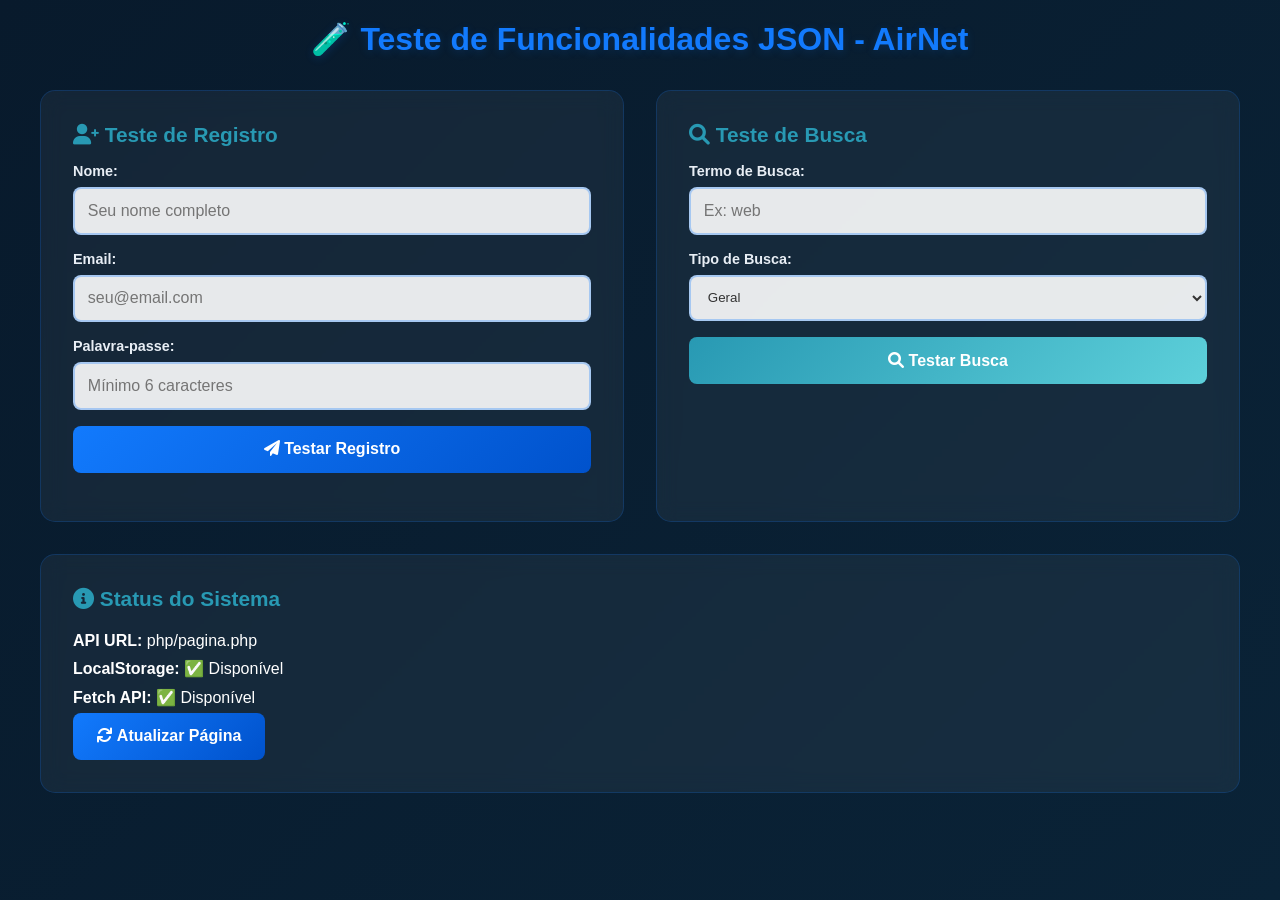
<file: test-json.html>
<!DOCTYPE html>
<html lang="pt-pt">
<head>
    <meta charset="UTF-8">
    <meta name="viewport" content="width=device-width, initial-scale=1.0">
    <title>Teste JSON - AirNet</title>
    <link rel="stylesheet" href="https://cdnjs.cloudflare.com/ajax/libs/font-awesome/6.0.0/css/all.min.css">
    <style>
        * {
            margin: 0;
            padding: 0;
            box-sizing: border-box;
        }

        body {
            font-family: 'Segoe UI', Tahoma, Geneva, Verdana, sans-serif;
            background: linear-gradient(135deg, #081a2c 0%, #0a2337 100%);
            min-height: 100vh;
            padding: 20px;
            color: #fff;
        }

        .container {
            max-width: 1200px;
            margin: 0 auto;
        }

        h1 {
            color: #127afd;
            margin-bottom: 2rem;
            text-align: center;
            text-shadow: 0 2px 10px rgba(18, 122, 253, 0.2);
        }

        .test-section {
            background: rgba(255, 255, 255, 0.05);
            border: 1px solid rgba(18, 122, 253, 0.2);
            border-radius: 15px;
            padding: 2rem;
            margin-bottom: 2rem;
            backdrop-filter: blur(10px);
        }

        .test-section h2 {
            color: #2899b3;
            margin-bottom: 1rem;
            font-size: 1.3rem;
        }

        .test-form {
            display: flex;
            flex-direction: column;
            gap: 1rem;
            margin-bottom: 1rem;
        }

        .form-group {
            display: flex;
            flex-direction: column;
            gap: 0.5rem;
        }

        .form-group label {
            font-weight: 600;
            color: #e8eef5;
            font-size: 0.9rem;
        }

        .form-group input,
        .form-group textarea {
            padding: 0.8rem;
            border: 2px solid rgba(18, 122, 253, 0.3);
            border-radius: 8px;
            background-color: rgba(255, 255, 255, 0.9);
            font-family: inherit;
            font-size: 1rem;
            color: #333;
            transition: all 0.3s ease;
        }

        .form-group input:focus,
        .form-group textarea:focus {
            outline: none;
            border-color: #127afd;
            box-shadow: 0 0 0 3px rgba(18, 122, 253, 0.1);
        }

        .btn {
            padding: 0.9rem 1.5rem;
            background: linear-gradient(135deg, #127afd 0%, #0052cc 100%);
            color: #fff;
            border: none;
            border-radius: 8px;
            font-weight: 600;
            cursor: pointer;
            transition: all 0.3s ease;
            font-size: 1rem;
        }

        .btn:hover {
            transform: translateY(-2px);
            box-shadow: 0 8px 25px rgba(18, 122, 253, 0.3);
        }

        .btn-secondary {
            background: linear-gradient(135deg, #2899b3 0%, #5dd0da 100%);
        }

        .response-area {
            background: rgba(0, 0, 0, 0.3);
            border: 1px solid rgba(18, 122, 253, 0.3);
            border-radius: 10px;
            padding: 1.5rem;
            margin-top: 1.5rem;
            max-height: 500px;
            overflow-y: auto;
            font-family: 'Courier New', monospace;
            font-size: 0.9rem;
            white-space: pre-wrap;
            word-break: break-all;
        }

        .response-success {
            color: #4caf50;
        }

        .response-error {
            color: #f44336;
        }

        .response-info {
            color: #2196f3;
        }

        .status {
            padding: 0.8rem 1rem;
            border-radius: 8px;
            margin-top: 1rem;
            font-weight: 600;
        }

        .status.success {
            background: rgba(76, 175, 80, 0.2);
            color: #4caf50;
            border-left: 4px solid #4caf50;
        }

        .status.error {
            background: rgba(244, 67, 54, 0.2);
            color: #f44336;
            border-left: 4px solid #f44336;
        }

        .status.loading {
            background: rgba(33, 150, 243, 0.2);
            color: #2196f3;
            border-left: 4px solid #2196f3;
        }

        .spinner {
            display: inline-block;
            animation: spin 1s linear infinite;
        }

        @keyframes spin {
            to {
                transform: rotate(360deg);
            }
        }

        .grid-2 {
            display: grid;
            grid-template-columns: 1fr 1fr;
            gap: 2rem;
        }

        @media (max-width: 768px) {
            .grid-2 {
                grid-template-columns: 1fr;
            }
        }
    </style>
</head>
<body>
    <div class="container">
        <h1>🧪 Teste de Funcionalidades JSON - AirNet</h1>

        <div class="grid-2">
            <!-- Teste de Registro -->
            <div class="test-section">
                <h2><i class="fas fa-user-plus"></i> Teste de Registro</h2>
                <div class="test-form">
                    <div class="form-group">
                        <label for="reg-name">Nome:</label>
                        <input type="text" id="reg-name" placeholder="Seu nome completo" />
                    </div>
                    <div class="form-group">
                        <label for="reg-email">Email:</label>
                        <input type="email" id="reg-email" placeholder="seu@email.com" />
                    </div>
                    <div class="form-group">
                        <label for="reg-password">Palavra-passe:</label>
                        <input type="password" id="reg-password" placeholder="Mínimo 6 caracteres" />
                    </div>
                    <button class="btn" onclick="testRegister()">
                        <i class="fas fa-paper-plane"></i> Testar Registro
                    </button>
                </div>
                <div id="reg-response" class="response-area" style="display: none;"></div>
            </div>

            <!-- Teste de Busca -->
            <div class="test-section">
                <h2><i class="fas fa-search"></i> Teste de Busca</h2>
                <div class="test-form">
                    <div class="form-group">
                        <label for="search-query">Termo de Busca:</label>
                        <input type="text" id="search-query" placeholder="Ex: web" />
                    </div>
                    <div class="form-group">
                        <label for="search-type">Tipo de Busca:</label>
                        <select id="search-type" style="padding: 0.8rem; border: 2px solid rgba(18, 122, 253, 0.3); border-radius: 8px; background: rgba(255, 255, 255, 0.9); color: #333;">
                            <option value="general">Geral</option>
                            <option value="service">Serviços</option>
                            <option value="project">Projetos</option>
                            <option value="contact">Contatos</option>
                        </select>
                    </div>
                    <button class="btn btn-secondary" onclick="testSearch()">
                        <i class="fas fa-search"></i> Testar Busca
                    </button>
                </div>
                <div id="search-response" class="response-area" style="display: none;"></div>
            </div>
        </div>

        <!-- Status Geral -->
        <div class="test-section">
            <h2><i class="fas fa-info-circle"></i> Status do Sistema</h2>
            <div id="status-info" style="line-height: 1.8;">
                <p><strong>API URL:</strong> <span id="api-url-display">php/pagina.php</span></p>
                <p><strong>LocalStorage:</strong> <span id="storage-status">Disponível</span></p>
                <p><strong>Fetch API:</strong> <span id="fetch-status">Disponível</span></p>
                <button class="btn" onclick="location.reload()">
                    <i class="fas fa-refresh"></i> Atualizar Página
                </button>
            </div>
        </div>
    </div>

    <script>
        const apiUrl = 'php/pagina.php';

        function sanitizeInput(input) {
            if (typeof input !== 'string') return '';
            return input.replace(/[<>"']/g, (char) => {
                const escapeMap = {
                    '<': '&lt;',
                    '>': '&gt;',
                    '"': '&quot;',
                    "'": '&#39;'
                };
                return escapeMap[char] || char;
            });
        }

        function displayResponse(elementId, response, isError = false) {
            const element = document.getElementById(elementId);
            element.style.display = 'block';
            const className = isError ? 'response-error' : 'response-success';
            element.innerHTML = `<span class="${className}">${JSON.stringify(response, null, 2)}</span>`;
        }

        async function testRegister() {
            const name = document.getElementById('reg-name').value.trim();
            const email = document.getElementById('reg-email').value.trim();
            const password = document.getElementById('reg-password').value.trim();

            if (!name || !email || !password) {
                alert('Preencha todos os campos');
                return;
            }

            const responseDiv = document.getElementById('reg-response');
            responseDiv.innerHTML = '<span class="response-info">⏳ Enviando...</span>';
            responseDiv.style.display = 'block';

            try {
                const response = await fetch(apiUrl, {
                    method: 'POST',
                    headers: {
                        'Content-Type': 'application/json'
                    },
                    body: JSON.stringify({
                        action: 'register',
                        name: sanitizeInput(name),
                        email: sanitizeInput(email),
                        password: password,
                        provider: 'local'
                    })
                });

                if (!response.ok) {
                    throw new Error(`HTTP ${response.status}`);
                }

                const result = await response.json();
                displayResponse('reg-response', result, !result.success);
            } catch (error) {
                displayResponse('reg-response', { error: error.message }, true);
            }
        }

        async function testSearch() {
            const query = document.getElementById('search-query').value.trim();
            const type = document.getElementById('search-type').value;

            if (!query) {
                alert('Digite um termo de busca');
                return;
            }

            const responseDiv = document.getElementById('search-response');
            responseDiv.innerHTML = '<span class="response-info">⏳ Buscando...</span>';
            responseDiv.style.display = 'block';

            try {
                const response = await fetch(apiUrl, {
                    method: 'POST',
                    headers: {
                        'Content-Type': 'application/json'
                    },
                    body: JSON.stringify({
                        action: 'search',
                        type: type,
                        query: sanitizeInput(query)
                    })
                });

                if (!response.ok) {
                    throw new Error(`HTTP ${response.status}`);
                }

                const result = await response.json();
                displayResponse('search-response', result, !result.success);
            } catch (error) {
                displayResponse('search-response', { error: error.message }, true);
            }
        }

        // Verificar status na carga
        document.addEventListener('DOMContentLoaded', () => {
            document.getElementById('api-url-display').textContent = apiUrl;
            document.getElementById('storage-status').textContent = typeof localStorage !== 'undefined' ? '✅ Disponível' : '❌ Indisponível';
            document.getElementById('fetch-status').textContent = typeof fetch !== 'undefined' ? '✅ Disponível' : '❌ Indisponível';
        });
    </script>
</body>
</html>
</file>
<file: Asserts/Css/stylr.css>
﻿* {
    list-style: none;
    text-decoration: none;
    font-family: 'Segoe UI', Tahoma, Geneva, Verdana, sans-serif;
    margin: 0;
    padding: 0;
    box-sizing: border-box;
}

 :root{
    --color-s: #081a2c;
    --color-p:#127afd;
    --color-t:#2899b3;
    --c-r: #373737;
    --s-c:#000000;
    --bordas: 2PX solid var(--color-p);
    
}



.one-type{
    display: flex;
    justify-content: center;
    align-items: center;
    max-width: 95%;
    margin: auto;
    padding-bottom: 16%;
    
    
}

.bloco{
    text-decoration: none;
    text-align:center;
    line-height: none;
    padding-top: 10% ;
    font-family: 'Segoe UI', Tahoma, Geneva, Verdana, sans-serif;
}

.texto-type-1{
    align-items: center;
    font-weight: 1;
    font-size: 100%;
    color:#c7c7c7;

   
}

.texto-type-2{
    text-align: center;
    font-weight: 500;
    font-size: 500%;
    color: var(--color-p);
    position: relative;
    display: inline-block;
    animation: floatWelcome 6s ease-in-out infinite;
}

@keyframes floatWelcome {
    0%, 100% {
        transform: translateY(0) rotate(0deg);
        text-shadow: 0 0 0 rgba(18, 122, 253, 0.3);
    }
    25% {
        transform: translateY(-10px) rotate(-1deg);
        text-shadow: 0 15px 30px rgba(18, 122, 253, 0.15);
    }
    50% {
        transform: translateY(4px) rotate(1deg);
        text-shadow: 0 20px 40px rgba(18, 122, 253, 0.2);
    }
    75% {
        transform: translateY(-6px) rotate(-0.5deg);
        text-shadow: 0 18px 35px rgba(18, 122, 253, 0.18);
    }
}

.bloco-1{
    padding-bottom: 10px;
    color: var(--color-t);
    padding: 20px 10px;
}

.btn-bloco{
    position: relative;
}

#setion-s{
    text-align: center;
    padding: 10%;
    line-height: 2;
}




.services-detailed.part-1{
        text-align: center;
        padding: 2rem;
        border-radius: 12px;
        background:var(--s-c);
        transition: all 0.3s;
        border: 1px solid var(--color-p);
        padding-top: 2rem;
        margin-top: 7.2rem;
        
}













.btn-bloco-1{
    background-color: var(--color-p);
    border:none;
    padding: 10px 14px;
    cursor: pointer;
    border-radius: 12px;
    transition: 1s;
    color: #fff;
    font-weight: 500;  
}

/* Quando for hover */
.btn-bloco-1:hover{
    color: #ffffff;
    background-color: transparent;
    border: 2px solid var(--color-p);
}

.bloco-s{
    color:rgb(255, 255, 255);
}






/*css reutilizaveis*/
section{
    padding: 4.5rem 0 1.5rem;
    max-width: 1400px;
    margin-left:auto ;
    margin-right: auto;   
}

/*css reutilizaveis*/
img{
    width: 100%;
}




/* Corpo total  */
body{
    background-image: url(../img/logo.png-p1.jpeg);
    background-size: auto;
    max-width: 1400px;
    margin: 0 auto;
    display: flex;
    flex-direction: column;
    min-height: 100vh;
    padding-top: 90px;
}

/* Cabacalho */
.cabecalho{
    align-items: center;
    width: 100%;
    padding: 1.1%;
    box-shadow:3% 4% 9% rgb(0, 0, 0, 0.1); 
    position: fixed;
    top: 0%;
    left: 0%;
    right: 0%;
    background-color: var(--c-r);
    z-index: 100; 
    flex-wrap: wrap;
    max-width: 100%;   
    
}

/* =======Navegador======= */
.nav-bar{
    text-align: center;
    justify-content: space-between;
    display: flex;
    align-items: center;
    max-width: 100%;
    margin: 0.2%;
}

/*Nave lista*/
.nav-lista{
    list-style: none;
    display: flex;
    align-items: center;
    margin-left: 19%;
    margin-right: 10px;
}

/*Nave-Item*/
.nav-item{
    display:flex;
    margin-left:10px;
    margin-right: 20px;
    align-items: center;
} 

/*css reutilizaveis*/
.nav-item a{
    color: #ffffff;
    text-decoration: none;
    transition: .4s;
    font-family:'Segoe UI', Tahoma, Geneva, Verdana, sans-serif;
    position: relative;
    gap: 10%;
    padding: 10px 14px;
    border-radius: 90px; 
    max-width: 100%;
    min-width: 100%;
}

.nav-item a:hover{
    color: #d6dde7;
    background-color:#555
    
}

#nav-logo{
    color: var(--color-p);
    font-size: 200%;
    font-weight: bolder;
    max-width: 12%;
}

.nav-toggle{
    display: none;
    font-size: 2.4rem;
    color: #ffffff;
    cursor: pointer;
    user-select: none;
    padding: 0.4rem 0.6rem;
    border-radius: 8px;
    align-items: center;
}

.nav-toggle:hover{
    background-color: rgba(255,255,255,0.08);
}

.nav-botao{
    background-color: #5dd0da;
    border:none;
    padding: 6% 14px;
    cursor: pointer;
    border-radius: 12px;
    transition: 1s ;
    color: #fff;
    font-weight: 500;
    max-width: 78%;
}
.nav-botao:hover{
    color: #fff9f9;
    background-color: transparent;
    border: 2px solid var(--color-p) ;
}
.nav-botao-2{
    background-color: transparent;
    border:none;
    padding: 6% 14px;
    cursor: pointer;
    border-radius: 12px;
    transition: 1s ;
    color: #95f8ffe1;
    font-weight: 500;
    border: 2px solid var(--color-p);
    max-width: 78%;
}

.nav-botao-2:hover{
    color: #fff;
    background-color:#5dd0da;
    border: none;
}
.nav-btn{
    display: flex;
    gap: 1rem;
    align-items: center;
}

/* Responsive mobile navigation */
@media (max-width: 900px) {
    body {
        padding-top: 6rem;
    }

    .cabecalho {
        padding: 1rem 1rem 0.8rem;
    }

    .nav-bar {
        width: 100%;
        padding: 0;
        margin: 0;
        justify-content: space-between;
        gap: 1rem;
        position: relative;
    }

    .nav-toggle {
        display: inline-flex;
        align-items: center;
        justify-content: center;
        position: absolute;
        top: 50%;
        right: 1rem;
        transform: translateY(-50%);
        z-index: 220;
    }

    .nav-lista {
        display: none;
        position: absolute;
        top: 100%;
        left: 0;
        width: 260px;
        max-width: 80vw;
        flex-direction: column;
        align-items: stretch;
        justify-content: flex-start;
        margin: 0;
        padding: 1rem 0.75rem;
        background-color: rgba(39, 34, 34, 0.98);
        border: 3px solid var(--color-p);
        border-right: none;
        border-bottom-right-radius: 18px;
        border-top-right-radius: 18px;
        box-shadow: 4px 0 25px rgba(0,0,0,0.35);
        transition: left 0.3s ease, opacity 0.3s ease;
        gap: 0.5rem;
        z-index: 200;
        overflow: hidden;
    }

    .nav-lista.open {
        display: flex;
    }

    .nav-item {
        margin: 0 0 0.8rem;
        width: 100%;
    }

    .nav-item a {
        display: block;
        width: 100%;
        padding: 0.95rem 1rem;
        border-radius: 12px;
        min-width: auto;
    }

    .nav-lista::before {
        content: 'MENU';
        color: #ffffff;
        font-size: 1rem;
        letter-spacing: 0.15em;
        margin-bottom: 0.8rem;
        text-transform: uppercase;
    }
}

@media (max-width: 600px) {
    .nav-lista {
        width: 220px;
    }

    #nav-logo {
        font-size: 180%;
    }
}

.rodape{
    position: fixed;
    bottom: 0;
    left: 0;
    right: 0;
    background-color: var(--c-r);
    padding: 0.9rem 1rem;
    box-shadow: 0 -6px 18px rgba(0, 0, 0, 0.12);
    z-index: 100;
}

.rodape-btns{
    display: flex;
    justify-content: center;
    gap: 0.9rem;
    flex-wrap: wrap;
}

.btn-footer {
    background-color: #5dd0da;
    border: none;
    padding: 0.8rem 1.2rem;
    cursor: pointer;
    border-radius: 8px;
    transition: all 0.3s ease;
    color: #fff;
    font-weight: 500;
    font-size: 0.9rem;
    text-decoration: none;
    display: inline-flex;
    align-items: center;
    gap: 0.6rem;
}

.btn-footer i {
    font-size: 1rem;
}

.btn-footer:hover {
    color: #fff9f9;
    background-color: transparent;
    border: 2px solid var(--color-p);
    transform: translateY(-2px);
}

.btn-footer.btn-apoiar {
    background-color: transparent;
    border: 2px solid var(--color-p);
    color: #95f8ffe1;
}

.btn-footer.btn-apoiar:hover {
    color: #fff;
    background-color: #5dd0da;
    border: none;
    transform: translateY(-2px);
}

.section-apoiar {
    margin: 2rem auto;
    max-width: 1200px;
    text-align: center;
}

.apoiar-card {
    background: linear-gradient(135deg, var(--color-p) 0%, #0052cc 100%);
    color: white;
    padding: 3rem 2rem;
    border-radius: 16px;
    margin-bottom: 2rem;
}

.apoiar-card h1 {
    font-size: 2.5rem;
    margin-bottom: 1rem;
}

.apoiar-card p {
    font-size: 1.1rem;
    line-height: 1.6;
}

.apoiar-grid {
    display: grid;
    grid-template-columns: repeat(auto-fit, minmax(280px, 1fr));
    gap: 2rem;
    padding: 2rem 0;
}

.apoiar-item {
    background-color:var(--color-s);
    border: var(--bordas);
    border-radius: 12px;
    padding: 2rem;
    box-shadow: 0 10px 30px rgba(0, 0, 0, 0.08);
    transition: transform 0.3s, box-shadow 0.3s;
}

.apoiar-item:hover {
    transform: translateY(-8px);
    box-shadow: 0 20px 50px rgba(18, 122, 253, 0.12);
}

.apoiar-item h3 {
    color: var(--color-p);
    font-size: 1.4rem;
    margin-bottom: 0.8rem;
}

.apoiar-item p {
    color: #faf6f6;
    margin-bottom: 1.5rem;
    line-height: 1.6;
}

.btn-apoiar-link {
    background-color: var(--color-p);
    color: white;
    padding: 10px 20px;
    border-radius: 8px;
    text-decoration: none;
    font-weight: 500;
    transition: 0.3s;
    display: inline-block;
}

.btn-apoiar-link:hover {
    background-color: #0052cc;
}

body{
    padding-bottom: 100px;
}

.register-page{
    min-height: calc(100vh - 90px);
    display: flex;
    align-items: center;
    justify-content: center;
    padding: 3rem 1rem;
    background-color: #f2f4f7;
}

.register-card{
    width: 100%;
    max-width: 520px;
    background-color: #ffffff;
    border-radius: 24px;
    padding: 2.5rem;
    box-shadow: 0 20px 60px rgba(0, 0, 0, 0.08);
}

.register-card h1{
    margin-bottom: 1rem;
    font-size: 2.2rem;
    color: #121212;
}

.register-card p{
    margin-bottom: 2rem;
    color: #495057;
    line-height: 1.6;
}

.form-group{
    margin-bottom: 1.25rem;
    display: flex;
    flex-direction: column;
    gap: 0.5rem;
}

.form-group input{
    padding: 1rem 1rem;
    border: 1px solid #c7c7c7;
    border-radius: 14px;
    font-size: 1rem;
    background-color: #fafafa;
}

.register-card button{
    width: 100%;
    padding: 1rem;
    border: none;
    border-radius: 14px;
    font-size: 1rem;
    cursor: pointer;
    transition: transform 0.2s ease, background-color 0.2s ease;
}

.register-card button:hover{
    transform: translateY(-1px);
}

.register-card button[type="submit"]{
    background-color: var(--color-p);
    color: #ffffff;
    margin-bottom: 1rem;
}

#google-signup{
    background-color: #ea4335;
    color: #ffffff;
}

#form-message{
    margin-top: 1rem;
    min-height: 1.4rem;
    font-size: 0.95rem;
}

#form-message.success{
    color: #1a7f37;
}

#form-message.error{
    color: #c92f1f;
}

/*=== Section-1 ===*/

.section-grid{
    display: grid;
    grid-template-columns: repeat(2, minmax(0, 1fr));
    gap: 32px;
    align-items: start;
    margin: 2rem auto;
}

.cards-area{
    grid-column: 1 / -1;
    display: grid;
    grid-template-columns: repeat(2, minmax(0, 1fr));
    gap: 24px;
    margin-top: 1rem;
}

.card{
    background-color: #000000;
    border-radius: 24px;
    padding: 1.8rem;
    box-shadow: 0 18px 45px rgba(0, 0, 0, 0.08);
    border: 1px solid rgba(18, 122, 253, 0.12);
    border: 2PX solid var(--color-p);

}
.card img{
    width: 60px;
    margin-bottom: 1rem;

}

.card h3{
    margin-bottom: 0.75rem;
    color: var(--color-p);
    font-size: 1.6rem;
}

.card p{
    margin-bottom: 0.9rem;
    line-height: 1.75;
    color: #ffffff;
    font-size: 1rem;
}

.card p:last-child{
    margin-bottom: 0;
}

/* Responsividade para cards-area */
@media (max-width: 768px) {
    .cards-area {
        grid-template-columns: 1fr;
        gap: 16px;
    }
}

.section-titulo{
    color: var(--color-p);
    font-size: 3rem;
    margin-bottom: 10px;
    font-weight: 600;
}
.section-subtitulo{
    font-size: 40px;
    font-weight: 400;
    margin-bottom:10px;
}


.section-subtitulo span{
    color: var(--color-p);
}
.section-descrital{
    margin-bottom:1.5rem;
    max-width: 500px;
    font-size: 20px;
    
}
.section-image img{
    width: 350px;
}

.section-image{
    display: flex;
    align-items: center;
    justify-content: center;
}
.section-image-2{
    display: flex;
    align-items: center;
    justify-content: center;
}
.section-image-2 img{
    width: 100%;
    border-radius: 9%;

}

.net{
    color: #f3b94669;
}

/*=== Botão-1 ===*/
.section-btn-1{
    background-color: var(--color-p);
    border:none;
    padding: 10px 14px;
    cursor: pointer;
    border-radius: 12px;
    transition: 1s ;
    color: #fff;
    font-weight: 500;  
}

/* Quando for hover */
.section-btn-1:hover{
    color: #000000;
    background-color: transparent;
    border: 2px solid;
}

.section-titulo-2{
    color: var(--color-p);
    font-size: 3rem;
    margin-bottom: 10px;
    font-weight: 600;

}

.subtitulo-2{
    font-size: 40px;
    font-weight: 400;
    margin-bottom:10px;
}

#Descrital{
    margin-bottom:1.5rem;
    max-width: 500px;
    font-size: 20px;
}

.section-image-sites{
    width: 80%;
    height: 10%;
}

.section-texto-png{
    padding-top: 10%;
}

.section-image-sites{
    margin-top: 10%;
    padding: 2%;
    height: 9%;
    width: 80%;
}

.nav-bar.par{
    align-items: center;
    text-align: center;
    justify-content: center;
    display: flex;
}

.nav-btn.par{
    margin-left: 6%;

}

.cabecalho.par{
    justify-content: space-between;
    display: flex;
    gap: 12%;
    padding: 1%;
}



.nav-botao-2.par{
    color:#074452;
}



.titulo-par-s{
    font-family: Arial, Helvetica, sans-serif;
    box-shadow: 50px 300px 280px var(--color-p);
}

.contactos-c{
    align-items: center;
    justify-content: space-around;
    display:flex ;

}

.tel-c-f{
   align-items: center;
   display: flex;  
}

.oi{
    display: flex;
    margin-left: 2%;
    margin-right: 4%;
    justify-items: center;
}

.section-grid.sites{
    top: 12%;
}

@media screen and (min-width: 901px) and (max-width: 1199.98px){
    .cabecalho{
        width: auto;
    }
    #nav-logo{
        width: auto;
    }
    .nav-lista{
        list-style: none;
        align-items: center;
        margin-left: 19%;
        margin-right: 17%;
    }
} 

/* === Página de Inscrição === */
.section-inscricao {
    min-height: calc(100vh - 90px);
    display: flex;
    flex-direction: column;
    align-items: center;
    justify-content: center;
    padding: 3rem 1rem;
    max-width: 100%;
    margin: 2rem auto;
    background: linear-gradient(135deg, rgba(18, 122, 253, 0.05) 0%, rgba(40, 153, 179, 0.05) 100%);
}

.inscricao-card {
    text-align: center;
    margin-bottom: 3rem;
    animation: slideDown 0.6s ease-out;
}

.inscricao-icon {
    font-size: 4rem;
    background: linear-gradient(135deg, var(--color-p) 0%, var(--color-t) 100%);
    -webkit-background-clip: text;
    -webkit-text-fill-color: transparent;
    background-clip: text;
    margin-bottom: 1.5rem;
    display: inline-block;
    animation: float 3s ease-in-out infinite;
}

@keyframes float {
    0%, 100% {
        transform: translateY(0px);
    }
    50% {
        transform: translateY(-15px);
    }
}

.inscricao-card h1 {
    font-size: 2.8rem;
    color: var(--color-p);
    margin-bottom: 0.5rem;
    font-weight: 700;
    text-shadow: 0 2px 10px rgba(18, 122, 253, 0.2);
}

.inscricao-card p {
    font-size: 1.1rem;
    color: #999;
    line-height: 1.6;
    letter-spacing: 0.5px;
}

.inscricao-form {
    width: 100%;
    max-width: 520px;
    background: linear-gradient(135deg, var(--color-s) 0%, #0a2337 100%);
    border-radius: 25px;
    padding: 3rem;
    box-shadow: 0 25px 80px rgba(18, 122, 253, 0.15), 0 0 1px rgba(18, 122, 253, 0.3);
    border: 1px solid rgba(18, 122, 253, 0.1);
    animation: slideUp 0.6s ease-out;
    backdrop-filter: blur(10px);
}

.form-group {
    margin-bottom: 1.8rem;
    display: flex;
    flex-direction: column;
    gap: 0.7rem;
}

.form-group label {
    font-weight: 600;
    color: #e8eef5;
    font-size: 0.95rem;
    text-transform: uppercase;
    letter-spacing: 0.5px;
    opacity: 0.9;
}

.form-group input {
    padding: 1.1rem 1.3rem;
    border: 2px solid rgba(18, 122, 253, 0.2);
    border-radius: 12px;
    font-size: 1rem;
    background-color: rgba(255, 255, 255, 0.93);
    transition: all 0.3s ease;
    color: #333;
    font-weight: 500;
}

.form-group input::placeholder {
    color: #aaa;
    font-weight: 400;
}

.form-group input:focus {
    outline: none;
    border-color: var(--color-p);
    background-color: #ffffff;
    box-shadow: 0 0 0 3px rgba(18, 122, 253, 0.1);
    transform: translateY(-2px);
}

.form-group input:valid {
    border-color: #4caf50;
}

.btn-register {
    width: 100%;
    padding: 1.3rem;
    background: linear-gradient(135deg, var(--color-p) 0%, #0052cc 100%);
    color: #ffffff;
    border: none;
    border-radius: 12px;
    font-size: 1rem;
    font-weight: 700;
    cursor: pointer;
    transition: all 0.4s ease;
    margin-bottom: 1.5rem;
    text-transform: uppercase;
    letter-spacing: 1px;
    box-shadow: 0 8px 25px rgba(18, 122, 253, 0.3);
    position: relative;
    overflow: hidden;
}

.btn-register::before {
    content: '';
    position: absolute;
    top: 50%;
    left: 50%;
    width: 0;
    height: 0;
    border-radius: 50%;
    background: rgba(255, 255, 255, 0.3);
    transform: translate(-50%, -50%);
    transition: width 0.6s, height 0.6s;
}

.btn-register:hover::before {
    width: 300px;
    height: 300px;
}

.btn-register:hover {
    background: linear-gradient(135deg, #0052cc 0%, var(--color-p) 100%);
    transform: translateY(-3px);
    box-shadow: 0 12px 35px rgba(18, 122, 253, 0.4);
}

.btn-register:active {
    transform: translateY(-1px);
}

.auth-divider {
    display: flex;
    align-items: center;
    gap: 1rem;
    margin: 2rem 0;
    color: #888;
    font-size: 0.9rem;
    font-weight: 500;
}

.auth-divider::before,
.auth-divider::after {
    content: '';
    flex: 1;
    height: 1px;
    background: linear-gradient(90deg, transparent, rgba(18, 122, 253, 0.3), transparent);
}

.btn-google {
    width: 100%;
    padding: 1.1rem;
    background-color: #ffffff;
    color: #333;
    border: 2px solid #e1e5e9;
    border-radius: 12px;
    font-size: 1rem;
    font-weight: 600;
    cursor: pointer;
    transition: all 0.3s ease;
    margin-bottom: 1.5rem;
    display: flex;
    align-items: center;
    justify-content: center;
    gap: 0.8rem;
}

.btn-google:hover {
    background-color: #f9f9f9;
    border-color: var(--color-p);
    box-shadow: 0 8px 25px rgba(18, 122, 253, 0.15);
    transform: translateY(-2px);
}

.login-link {
    text-align: center;
    color: #888;
    font-size: 0.95rem;
}

.login-link a {
    color: var(--color-p);
    font-weight: 600;
    text-decoration: none;
    transition: all 0.3s ease;
}

.login-link a:hover {
    color: #0052cc;
    text-decoration: underline;
}

.form-message {
    margin-top: 1.5rem;
    padding: 1.2rem;
    border-radius: 12px;
    text-align: center;
    font-weight: 600;
    display: none;
    animation: slideInUp 0.4s ease-out;
    border-left: 4px solid transparent;
}

.form-message.success {
    background-color: rgba(76, 175, 80, 0.1);
    color: #4caf50;
    border-left-color: #4caf50;
    display: block;
}

.form-message.error {
    background-color: rgba(244, 67, 54, 0.1);
    color: #f44336;
    border-left-color: #f44336;
    display: block;
}

/* ===== MENU DE PERFIL NO HEADER ===== */
.profile-container {
    display: flex;
    align-items: center;
    justify-content: center;
    position: relative;
    z-index: 110;
}

.profile-avatar {
    width: 50px;
    height: 50px;
    border-radius: 50%;
    background: linear-gradient(135deg, var(--color-p) 0%, var(--color-t) 100%);
    display: flex;
    align-items: center;
    justify-content: center;
    font-size: 1.8rem;
    color: #ffffff;
    cursor: pointer;
    transition: all 0.3s ease;
    box-shadow: 0 4px 12px rgba(18, 122, 253, 0.3);
}

.profile-avatar:hover {
    transform: scale(1.1);
    box-shadow: 0 6px 16px rgba(18, 122, 253, 0.4);
}

.profile-dropdown {
    position: absolute;
    top: calc(100% + 10px);
    right: 0;
    width: 280px;
    background: #ffffff;
    border-radius: 15px;
    box-shadow: 0 10px 35px rgba(0, 0, 0, 0.15);
    z-index: 120;
    overflow: hidden;
    animation: dropdownSlide 0.3s ease-out;
}

.profile-header {
    background: linear-gradient(135deg, var(--color-p) 0%, var(--color-t) 100%);
    padding: 1.5rem;
    color: #ffffff;
    text-align: center;
}

.profile-header h3 {
    margin: 0;
    font-size: 1.1rem;
    font-weight: 700;
    margin-bottom: 0.3rem;
}

.profile-header p {
    margin: 0;
    font-size: 0.85rem;
    opacity: 0.9;
    word-break: break-word;
}

.profile-menu-items {
    padding: 0.8rem 0;
}

.profile-menu-item {
    display: flex;
    align-items: center;
    gap: 0.8rem;
    padding: 0.9rem 1.2rem;
    color: #333;
    text-decoration: none;
    transition: all 0.3s ease;
    font-weight: 500;
    cursor: pointer;
}

.profile-menu-item:hover {
    background-color: rgba(18, 122, 253, 0.08);
    color: var(--color-p);
    padding-left: 1.4rem;
}

.profile-menu-item.logout {
    color: #f44336;
}

.profile-menu-item.logout:hover {
    background-color: rgba(244, 67, 54, 0.1);
    color: #d32f2f;
}

.profile-menu-items hr {
    margin: 0.5rem 0;
    border: none;
    border-top: 1px solid #e0e0e0;
}

/* ===== ANIMAÇÕES ===== */
@keyframes slideUp {
    from {
        opacity: 0;
        transform: translateY(30px);
    }
    to {
        opacity: 1;
        transform: translateY(0);
    }
}

@keyframes slideDown {
    from {
        opacity: 0;
        transform: translateY(-30px);
    }
    to {
        opacity: 1;
        transform: translateY(0);
    }
}

@keyframes slideInUp {
    from {
        opacity: 0;
        transform: translateY(10px);
    }
    to {
        opacity: 1;
        transform: translateY(0);
    }
}

@keyframes dropdownSlide {
    from {
        opacity: 0;
        transform: translateY(-10px);
    }
    to {
        opacity: 1;
        transform: translateY(0);
    }
}

@media (max-width: 600px) {
    .inscricao-card h1 {
        font-size: 1.8rem;
    }

    .inscricao-form {
        padding: 1.5rem;
        max-width: 95%;
    }
    
    .profile-dropdown {
        width: 250px;
        right: -10px;
    }
    
    .form-group input {
        padding: 0.9rem 1rem;
        font-size: 16px; /* Previne zoom em iOS */
    }
    
    .btn-register {
        padding: 1.2rem;
        font-size: 0.95rem;
    }

/* ===== ESTILOS PARA MOTORES DE BUSCA ===== */

.section-search {
    max-width: 1200px;
    margin: 2rem auto;
    padding: 2rem;
}

.search-header {
    text-align: center;
    margin-bottom: 3rem;
}

.search-header h2 {
    font-size: 2.5rem;
    color: var(--color-p);
    margin-bottom: 1rem;
}

.search-header p {
    font-size: 1.2rem;
    color: #666;
    max-width: 600px;
    margin: 0 auto;
}

.search-engine {
    background: var(--color-s);
    border-radius: 15px;
    padding: 2rem;
    margin-bottom: 2rem;
    box-shadow: 0 4px 6px rgba(0, 0, 0, 0.1);
}

.search-engine h3 {
    font-size: 1.5rem;
    color: var(--color-p);
    margin-bottom: 0.5rem;
    display: flex;
    align-items: center;
    gap: 0.5rem;
}

.search-engine p {
    color: #fffafa;
    margin-bottom: 1.5rem;
    font-size: 1rem;
}

.search-form {
    display: flex;
    gap: 1rem;
    margin-bottom: 1rem;
    flex-wrap: wrap;
}

.search-input {
    flex: 1;
    min-width: 250px;
    padding: 0.75rem 1rem;
    border: 2px solid #e1e5e9;
    border-radius: 8px;
    font-size: 1rem;
    transition: border-color 0.3s;
}

.search-input:focus {
    outline: none;
    border-color: var(--color-p);
}

.search-btn {
    background: var(--color-p);
    color: white;
    border: none;
    padding: 0.75rem 1.5rem;
    border-radius: 8px;
    font-size: 1rem;
    font-weight: 600;
    cursor: pointer;
    transition: background-color 0.3s;
}

.search-btn:hover {
    background: #0052cc;
}

.search-results {
    margin-top: 1.5rem;
}

.search-results-list {
    display: grid;
    gap: 1rem;
}

.search-result-item {
    background: white;
    padding: 1.5rem;
    border-radius: 8px;
    border-left: 4px solid var(--color-p);
    box-shadow: 0 2px 4px rgba(0, 0, 0, 0.1);
}

.search-result-item h4 {
    color: #333;
    margin-bottom: 0.5rem;
    font-size: 1.1rem;
}

.search-result-item p {
    color: #666;
    margin-bottom: 1rem;
}

.result-link {
    color: var(--color-p);
    text-decoration: none;
    font-weight: 600;
    transition: color 0.3s;
}

.result-link:hover {
    color: #0052cc;
}

.search-message {
    padding: 1rem;
    border-radius: 8px;
    text-align: center;
    font-weight: 500;
}

.search-message.loading {
    background: #e3f2fd;
    color: #1976d2;
}

.search-message.error {
    background: #ffebee;
    color: #d32f2f;
}

.official-link {
    background: linear-gradient(135deg, var(--color-p), #0052cc);
    color: white;
    border-radius: 15px;
    padding: 2rem;
    text-align: center;
    box-shadow: 0 4px 6px rgba(0, 0, 0, 0.1);
}

.official-link h3 {
    font-size: 1.8rem;
    margin-bottom: 1rem;
    display: flex;
    align-items: center;
    justify-content: center;
    gap: 0.5rem;
}

.official-btn {
    display: inline-block;
    background: white;
    color: var(--color-p);
    padding: 1rem 2rem;
    border-radius: 8px;
    text-decoration: none;
    font-weight: 600;
    font-size: 1.1rem;
    margin: 1rem 0;
    transition: all 0.3s;
    box-shadow: 0 2px 4px rgba(0, 0, 0, 0.1);
}

.official-btn:hover {
    background: #f8f9fa;
    transform: translateY(-2px);
    box-shadow: 0 4px 8px rgba(0, 0, 0, 0.2);
}

.link-description {
    font-size: 0.95rem;
    opacity: 0.9;
    max-width: 600px;
    margin: 0 auto;
}

@media (max-width: 768px) {
    .section-search {
        padding: 1rem;
    }

    .search-header h2 {
        font-size: 2rem;
    }

    .search-engine {
        padding: 1.5rem;
    }

    .search-form {
        flex-direction: column;
    }

    .search-input {
        min-width: auto;
    }

    .official-link {
        padding: 1.5rem;
    }

    .official-link h3 {
        font-size: 1.5rem;
    }
}

/* Melhorias para telas maiores na página de busca */
@media (min-width: 1200px) {
    .section-search {
        display: grid;
        grid-template-columns: 1fr 1fr;
        gap: 2rem;
        align-items: start;
    }

    .search-header {
        grid-column: 1 / -1;
    }

    .official-link {
        grid-column: 1 / -1;
        margin-top: 2rem;
    }

    .search-engine {
        margin-bottom: 1rem;
    }
}

    .form-group input {
        padding: 0.9rem 1rem;
    }
}

/* === Informações de Inscrição === */
.inscricao-info {
    margin-top: 3rem;
    padding: 2rem;
    background-color:var(--s-c);
    border-radius: 20px;
    box-shadow: 0 10px 40px rgba(0, 0, 0, 0.08);
    max-width: 480px;
    border-left: 4px solid var(--color-p);
}

.inscricao-info p {
    color: var(--color-p);
    font-weight: 700;
    font-size: 1rem;
    margin-bottom: 1.2rem;
    color: var(--color-p);
}

.inscricao-info ul {
    list-style: none;
    padding: 0;
}

.inscricao-info li {
    padding: 0.6rem 0;
    color: #fffdfd;
    font-size: 0.95rem;
    line-height: 1.6;
}

.inscricao-info li:before {
    content: "✓ ";
    color: var(--color-p);
    font-weight: bold;
    margin-right: 0.5rem;
}

@media (max-width: 600px) {
    .inscricao-info {
        margin-top: 2rem;
        padding: 1.5rem;
    }

    .inscricao-info p {
        font-size: 0.9rem;
    }

    .inscricao-info li {
        font-size: 0.85rem;
        padding: 0.5rem 0;
    }
}

/* ========== SERVIÇOS SECTION ========== */
.section-services {
    padding: 4rem 2rem;
    background:var(--s-c);
    margin: 2rem auto;
    border: var(--bordas);
    border-radius: 20px;
    transition: .5s;
}


.services-header {
    text-align: center;
    margin-bottom: 3rem;
}

.services-header h2 {
    font-size: 2.5rem;
    color: var(--color-p);
    margin-bottom: 0.5rem;
    font-weight: 700;
}

.services-header p {
    font-size: 1.1rem;
    color: #d4d4d4;
}

.services-grid {
    display: grid;
    grid-template-columns: repeat(auto-fit, minmax(300px, 1fr));
    gap: 2rem;
    max-width: 1200px;
    margin: 0 auto;
}

.service-card {
    background: var(--color-s);
    border-radius: 16px;
    padding: 2rem;
    box-shadow: 0 10px 30px rgba(18, 122, 253, 0.1);
    transition: all 0.3s cubic-bezier(0.4, 0, 0.2, 1);
    border-top: 4px solid var(--color-p);
}

.service-card:hover {
    transform: translateY(-10px);
    box-shadow: 0 20px 50px rgba(18, 122, 253, 0.2);
}

.service-icon {
   font-size: 3rem;
  margin-bottom: 1rem;
  display: inline-block;
}

.service-card h3 {
    color: var(--color-p);
 font-size: 1.6rem;
 margin-bottom: 1rem;
 font-weight: 700;
}

.service-card p {
    color: #ffffff;
    line-height: 1.7;
    margin-bottom: 1.5rem;
}

.service-list {
    list-style: none;
    margin-bottom: 1.5rem;
    padding: 0;
}

.service-list li {
    color: #ffffff;
    padding: 0.6rem 0;
    border-bottom: 1px solid #f0f0f0;
}

.service-list li:last-child {
    border-bottom: none;
}

.service-btn {
    display: inline-block;
    background-color: var(--color-p);
    color: white;
    padding: 0.9rem 1.8rem;
    border-radius: 8px;
    text-decoration: none;
    font-weight: 600;
    transition: all 0.3s;
    width: 100%;
    text-align: center;
    border: 2px solid var(--color-p);
}

.service-btn:hover {
    background-color: transparent;
    color: var(--color-p);
}

/* ========== PORQUÊ AIRNET SECTION ========== */
.section-reasons {
    padding: 4rem 2rem;
    background-color:var(--s-c);
    margin: 2rem auto;
    border: var(--bordas);
    border-radius: 20px;
}

.section-reasons h2 {
    text-align: center;
    font-size: 2.5rem;
    color: var(--color-p);
    margin-bottom: 3rem;
    font-weight: 700;
}

.reasons-grid {
    display: grid;
    grid-template-columns: repeat(auto-fit, minmax(280px, 1fr));
    gap: 2rem;
    max-width: 1200px;
    margin: 0 auto;
}

.reason-item {
    padding: 2rem;
    text-align: center;
    border-radius: 12px;
    background: linear-gradient(135deg, #081a2c 0%, #081a2c 100%);
    transition: all 0.3s;
    border: 1px solid #e0e0e0;
}

.reason-item:hover {
    background:var(--s-c);
    border-color: var(--color-p);
    box-shadow: 0 10px 30px rgba(18, 122, 253, 0.15);
}

.reason-number {
    font-size: 2.5rem;
    font-weight: 700;
    color: var(--color-p);
    margin-bottom: 0.5rem;
}

.reason-item h3 {
    color: #fffefe;
    font-size: 1.3rem;
    margin-bottom: 0.8rem;
    font-weight: 700;
}

.reason-item p {
    color: #ffffff;
    line-height: 1.6;
    font-size: 0.95rem;
}

/* ========== CALL TO ACTION SECTION ========== */
.section-cta {
    padding: 4rem 2rem;
    background: linear-gradient(135deg, var(--color-p) 0%, #0052cc 100%);
    text-align: center;
    color: white;
    margin: 2rem auto;
    border-radius: 16px;
    max-width: 1000px;
}

.section-cta h2 {
    font-size: 2.5rem;
    margin-bottom: 1rem;
    font-weight: 700;
}

.section-cta p {
    font-size: 1.1rem;
    margin-bottom: 2rem;
    opacity: 0.95;
}

.cta-buttons {
    display: flex;
    gap: 1rem;
    justify-content: center;
    flex-wrap: wrap;
}

.cta-btn {
    padding: 1.1rem 2.5rem;
    border-radius: 10px;
    text-decoration: none;
    font-weight: 600;
    font-size: 1rem;
    transition: all 0.3s;
    display: inline-flex;
    align-items: center;
    gap: 0.8rem;
    border: 2px solid white;
}

.cta-btn i {
    font-size: 1.2rem;
}

.cta-btn.primary {
    background-color: white;
    color: var(--color-p);
}

.cta-btn.primary:hover {
    background-color: transparent;
    color: white;
    transform: translateY(-3px);
}

.cta-btn.secondary {
    background-color: transparent;
    color: white;
}

.cta-btn.secondary:hover {
    background-color: white;
    color: var(--color-p);
    transform: translateY(-3px);
}

@media (max-width: 768px) {
    .services-header h2 {
        font-size: 1.8rem;
    }

    .section-reasons h2 {
        font-size: 1.8rem;
    }

    .section-cta h2 {
        font-size: 1.8rem;
    }

    .service-card {
        padding: 1.5rem;
    }

    .cta-buttons {
        flex-direction: column;
        gap: 0.8rem;
    }

    .cta-btn {
        padding: 1rem 2rem;
    }
}

/* ========== PORTFOLIO SITES ========== */
.section-portfolio {
    padding: 4rem 2rem;
    background-color: var(--s-c);
    margin: 2rem auto;
}

.portfolio-header {
    text-align: center;
    margin-bottom: 3rem;
}

.portfolio-header h2 {
    font-size: 2.5rem;
    color: var(--color-p);
    margin-bottom: 0.5rem;
    font-weight: 700;
}

.portfolio-header p {
    font-size: 1.1rem;
    color: #ffffff;
}

.portfolio-grid {
    display: grid;
    grid-template-columns: repeat(auto-fit, minmax(300px, 1fr));
    gap: 2rem;
    max-width: 1200px;
    margin: 0 auto 3rem;
}

.portfolio-item {
    background: var(--color-s);
    border-radius: 12px;
    overflow: hidden;
    box-shadow: 0 10px 30px rgba(0, 0, 0, 0.1);
    transition: all 0.3s;
}

.portfolio-item:hover {
    transform: translateY(-8px);
    box-shadow: 0 20px 50px rgba(18, 122, 253, 0.15);
}

.portfolio-image {
    width: 100%;
    height: 200px;
    overflow: hidden;
}

.portfolio-image img {
    width: 100%;
    height: 100%;
    object-fit: cover;
    transition: transform 0.3s;
}

.portfolio-item:hover .portfolio-image img {
    transform: scale(1.05);
}

.portfolio-content {
    padding: 1.5rem;
}

.portfolio-content h3 {
    color: var(--color-p);
    font-size: 1.3rem;
    margin-bottom: 0.8rem;
    font-weight: 700;
}

.portfolio-content p {
    color: #ffffff;
    line-height: 1.6;
    margin-bottom: 1rem;
}

.tech-tags {
    display: flex;
    flex-wrap: wrap;
    gap: 0.5rem;
    margin-bottom: 1rem;
}

.tech-tags span {
    background-color: #e7f3ff;
    color: var(--color-p);
    padding: 0.4rem 0.8rem;
    border-radius: 6px;
    font-size: 0.85rem;
    font-weight: 600;
}

.portfolio-link {
    color: var(--color-p);
    text-decoration: none;
    font-weight: 600;
    transition: color 0.3s;
}

.portfolio-link:hover {
    color: #0052cc;
}

.portfolio-cta {
    text-align: center;
    padding: 2rem;
    background: linear-gradient(135deg, var(--color-p) 0%, #0052cc 100%);
    border-radius: 12px;
    color: white;
    max-width: 600px;
    margin: 0 auto;
}

.portfolio-cta p {
    font-size: 1.1rem;
    margin-bottom: 1rem;
}

.cta-link {
    display: inline-block;
    background-color: white;
    color: var(--color-p);
    padding: 0.9rem 1.8rem;
    border-radius: 8px;
    text-decoration: none;
    font-weight: 600;
    transition: all 0.3s;
}

.cta-link:hover {
    background-color: transparent;
    color: white;
    border: 2px solid white;
}

/* ========== PORTFOLIO RESPONSIVO ========== */
@media (max-width: 1024px) {
    .portfolio-grid {
        grid-template-columns: repeat(2, 1fr);
        gap: 1.5rem;
    }
    
    .section-portfolio {
        padding: 3rem 1.5rem;
    }
}

@media (max-width: 768px) {
    .portfolio-grid {
        grid-template-columns: 1fr;
        gap: 1.5rem;
    }
    
    .portfolio-image {
        height: 250px;
    }
    
    .portfolio-header h2 {
        font-size: 2rem;
    }
    
    .portfolio-header p {
        font-size: 1rem;
    }
    
    .section-portfolio {
        padding: 2rem 1rem;
        margin: 1rem auto;
    }
    
    .portfolio-content h3 {
        font-size: 1.2rem;
    }
    
    .portfolio-cta {
        padding: 1.5rem 1rem;
        max-width: 100%;
    }
}

@media (max-width: 600px) {
    .portfolio-grid {
        grid-template-columns: 1fr;
        gap: 1rem;
    }
    
    .portfolio-item {
        border-radius: 8px;
    }
    
    .portfolio-image {
        height: 200px;
    }
    
    .portfolio-header h2 {
        font-size: 1.5rem;
    }
    
    .portfolio-header p {
        font-size: 0.95rem;
    }
    
    .section-portfolio {
        padding: 1.5rem 1rem;
        margin: 1rem auto;
    }
    
    .portfolio-content {
        padding: 1rem;
    }
    
    .portfolio-content h3 {
        font-size: 1.1rem;
    }
    
    .portfolio-content p {
        font-size: 0.95rem;
    }
    
    .tech-tags span {
        font-size: 0.75rem;
        padding: 0.3rem 0.6rem;
    }
    
    .portfolio-cta {
        padding: 1.2rem 0.8rem;
    }
    
    .cta-link {
        padding: 0.7rem 1.5rem;
        font-size: 0.9rem;
    }
}

/* ========== SERVIÇOS DETALHADOS ========== */
.services-detailed {
    padding: 3rem 2rem;
    background-color: var(--s-c);
    max-width: 1200px;
    margin: 2rem auto; 
}

.services-detailed h2 {
    text-align: center;
    font-size: 2.5rem;
    color: var(--color-p);
    margin-bottom: 3rem;
    font-weight: 700;
}

.service-detail-item {
    background: var(--color-s);
    padding: 2rem;
    border-radius: 12px;
    border-left: 4px solid var(--color-p);
    margin-bottom: 2rem;
    box-shadow: 0 5px 15px rgba(0, 0, 0, 0.08);
    transition: all 0.3s;
    background-color: var(--color-s);
}

.service-detail-item:hover {
    transform: translateX(8px);
    box-shadow: 0 10px 30px rgba(18, 122, 253, 0.15);
}

.detail-icon {
    font-size: 2.5rem;
    margin-bottom: 1rem;
}

.service-detail-item h3 {
    color: var(--color-p);
    font-size: 1.5rem;
    margin-bottom: 0.8rem;
    font-weight: 700;
}

.service-detail-item p {
    color: #ffffff;
    line-height: 1.7;
    margin-bottom: 1.2rem;
}

.service-detail-item ul {
    list-style: none;
    padding: 0;
}

.service-detail-item li {
    color: #c9c8c8;
    padding: 0.6rem 0;
    padding-left: 1.5rem;
    position: relative;
}

.service-detail-item li:before {
    content: "✓";
    color: var(--color-p);
    font-weight: bold;
    position: absolute;
    left: 0;
}

/* ========== DIVULGAÇÕES/NOTÍCIAS ========== */
.divulgaciones-section {
    padding: 4rem 2rem;
    background:var(--s-c);
    margin: 2rem auto;
    border: var(--bordas);
    max-width: 1400px;
    margin-left: auto;
    margin-right: auto;
    display: flex;
    flex-direction: column;
    align-items: center;
}

.divulgaciones-header {
    text-align: center;
    margin-bottom: 3rem;
}

.divulgaciones-header h1 {
    font-size: 2.8rem;
    color: var(--color-p);
    margin-bottom: 0.5rem;
    font-weight: 700;
    margin-top: 4rem;
}

.divulgaciones-header p {
    font-size: 1.1rem;
    color: #666;
}

.news-grid {
    display: grid;
    grid-template-columns: repeat(auto-fit, minmax(300px, 1fr));
    gap: 2rem;
    max-width: 1200px;
    margin: 0 auto;
    width: 100%;
    padding: 0 1rem;
}

.news-card {
    background:var(--color-s);
    border-radius: 12px;
    padding: 2rem;
    box-shadow: 0 5px 20px rgba(0, 0, 0, 0.1);
    transition: all 0.3s;
    position: relative;
    overflow: hidden;
}

.news-card:hover {
    transform: translateY(-9px);
    box-shadow: 0 15px 40px rgba(18, 122, 253, 0.15);
    background: linear-gradient(135deg, #000000 0%, #52747685 100%);
}

.news-date {
    color: var(--color-p);
    font-size: 0.85rem;
    font-weight: 700;
    margin-bottom: 0.8rem;
    display: inline-block;
    background-color: #dbdbdb;
    padding: 0.4rem 0.8rem;
    border-radius: 6px;
}

.news-card h3 {
    color:var(--color-p);
    font-size: 1.4rem;
    margin-bottom: 1rem;
    font-weight: 700;
    line-height: 1.4;
}

.news-card p {
    color:#ffffff;
    line-height: 1.7;
    margin-bottom: 1.5rem;
}

.news-meta {
    display: flex;
    gap: 1rem;
    margin-bottom: 1rem;
    flex-wrap: wrap;
}

.category {
    background-color: #e7f3ff;
    color: var(--color-p);
    padding: 0.4rem 0.8rem;
    border-radius: 6px;
    font-size: 0.8rem;
    font-weight: 600;
}

.read-time {
    color: #999;
    font-size: 0.85rem;
}

.read-more {
    color: var(--color-p);
    text-decoration: none;
    font-weight: 600;
    transition: color 0.3s;
}

.read-more:hover {
    color: #0052cc;
}

@media (max-width: 900px) {
    .divulgaciones-section {
        padding: 3rem 1rem;
    }

    .news-grid {
        grid-template-columns: 1fr;
        gap: 1.5rem;
    }

    .news-card {
        padding: 1.6rem;
    }
}

/* ========== LER MAIS / ARTIGOS COMPLETOS ========== */
.ler-mais-page {
    padding-top: 80px;
    background-color: #f9f9f9;
}

.article-content {
    max-width: 1000px;
    margin: 3rem auto;
    padding: 0 2rem;
    display: flex;
    flex-direction: column;
    align-items: center;
}

.full-article {
    background:var(--s-c);
    border-radius: 12px;
    padding: 3rem;
    margin-bottom: 3rem;
    box-shadow: 0 5px 20px rgba(0, 0, 0, 0.08);
    line-height: 1.8;
    width: 100%;
    max-width: 100%;
}

.article-header {
    margin-bottom: 2.5rem;
    padding-bottom: 2rem;
    border-bottom: 2px solid #e0e0e0;
}

.article-header h1 {
    font-size: 2.5rem;
    color:var(--color-p);
    margin-bottom: 1rem;
    font-weight: 700;
    line-height: 1.3;
}

.article-meta {
    display: flex;
    gap: 2rem;
    flex-wrap: wrap;
    align-items: center;
}

.article-date {
    color: #ecf1f6;
    font-weight: 600;
    font-size: 1rem;
    border:var(--bordas);
    padding: 0.4rem 0.8rem;
    border-radius: 6px;
}

.article-category {
    background-color: #e7f3ff;
    color: var(--color-p);
    padding: 0.5rem 1rem;
    border-radius: 6px;
    font-weight: 600;
    font-size: 0.9rem;
}

.article-read-time {
    color: #999;
    font-size: 0.95rem;
}

.article-body {
    color: #d0cdcd;
    font-size: 1.05rem;
}

.article-body p {
    margin-bottom: 1.5rem;
    text-align: justify;
}

.article-body h2 {
    color:var(--color-p);
    font-size: 1.8rem;
    margin-top: 2rem;
    margin-bottom: 1rem;
    font-weight: 700;
}

.article-body h3 {
    color:var(--color-p);
    font-size: 1.3rem;
    margin-top: 1.5rem;
    margin-bottom: 0.8rem;
    font-weight: 700;
}

.article-body ul {
    margin-left: 2rem;
    margin-bottom: 1.5rem;
    list-style: disc;
}

.article-body ul li {
    margin-bottom: 0.8rem;
    color: #dcd7d7;
}

.article-body ol {
    margin-left: 2rem;
    margin-bottom: 1.5rem;
    list-style: decimal;
}

.article-body ol li {
    margin-bottom: 0.8rem;
    color: #555;
}

.article-body a {
    color: var(--color-p);
    text-decoration: none;
    font-weight: 600;
    transition: color 0.3s;
}

.article-body a:hover {
    color: #0052cc;
    text-decoration: underline;
}

.results-table {
    width: 100%;
    border-collapse: collapse;
    margin: 1.5rem 0;
    background: rgb(226, 224, 224);
    border-radius: 8px;
    overflow: hidden;
    box-shadow: 0 2px 10px rgba(0, 0, 0, 0.05);
}

.results-table tr {
    border-bottom: 1px solid #e0e0e0;
}

.results-table tr:last-child {
    border-bottom: none;
}

.results-table td {
    padding: 1.2rem;
    text-align: left;
    color: #555;
}

.results-table tr:first-child {
    background-color:var(--color-p);
}

.results-table tr:first-child td {
    color: white;
    font-weight: 700;
}

.results-table tr:nth-child(even) {
    background-color: #f9f9f9;
}

.article-footer {
    margin-top: 2.5rem;
    padding-top: 2rem;
    border-top: 2px solid #e0e0e0;
}

.btn-voltar {
    display: inline-block;
    background-color: var(--color-p);
    color: white;
    padding: 0.8rem 1.5rem;
    border-radius: 8px;
    text-decoration: none;
    font-weight: 600;
    transition: all 0.3s;
}

.btn-voltar:hover {
    background-color: #0052cc;
    transform: translateX(-5px);
}

.article-separator {
    height: 2px;
    background-color: #e0e0e0;
    border: none;
    margin: 3rem 0;
}

@media (max-width: 768px) {
    .full-article {
        padding: 1.5rem;
    }
    
    .article-content {
        padding: 0 1rem;
        margin: 2rem auto;
    }
    
    .article-header h1 {
        font-size: 1.8rem !important;
    }
    
    .article-body {
        font-size: 0.95rem;
    }
}

.article-header h1 {
    font-size: 1.8rem;
}

    .article-meta {
        flex-direction: column;
        align-items: flex-start;
        gap: 0.5rem;
    }

    .article-body {
        font-size: 1rem;
    }

    .article-body h2 {
        font-size: 1.5rem;
    }

    .results-table td {
        padding: 0.8rem;
        font-size: 0.9rem;
    }

/* ========== CONTACTOS ========== */
.contact-section {
    min-height: calc(100vh - 140px);
    padding: 4rem 2rem;
    background: linear-gradient(135deg, #f5f7fa 0%, #ffffff 100%);
    max-width: 1200px;
    margin: 2rem auto;
    display: flex;
    flex-direction: column;
    justify-content: center;
}

.contact-header {
    text-align: center;
    margin-bottom: 3rem;
}

.contact-header h1 {
    font-size: 2.8rem;
    color: var(--color-p);
    margin-bottom: 0.5rem;
    font-weight: 700;
}

.contact-header p {
    font-size: 1.1rem;
    color: #666;
}

.contact-container {
    display: grid;
    grid-template-columns: 1fr 1fr;
    gap: 3rem;
}

.contact-info h2,
.contact-form h2 {
    color: var(--color-p);
    font-size: 1.6rem;
    margin-bottom: 2rem;
    font-weight: 700;
}

.info-item {
    display: flex;
    gap: 1.5rem;
    margin-bottom: 2rem;
    padding-bottom: 2rem;
    border-bottom: 1px solid #e0e0e0;
}

.info-item:last-child {
    border-bottom: none;
}

.info-icon {
    font-size: 2.5rem;
    min-width: 70px;
    text-align: center;
}

.info-content h3 {
    color: var(--color-p);
    font-size: 1.1rem;
    margin-bottom: 0.5rem;
    font-weight: 700;
}

.info-content p {
    color: var(--color-t);
    margin-bottom: 0.5rem;
}

.info-content a {
    color: var(--color-p);
    text-decoration: none;
    font-weight: 600;
    font-size: 0.9rem;
    transition: color 0.3s;
}

.info-content a:hover {
    color: #0052cc;
}

.contact-form {
    background: var(--color-s);
    padding: 2rem;
    border-radius: 12px;
    box-shadow: 0 10px 30px rgba(0, 0, 0, 0.08);
}

.contact-form form {
    display: flex;
    flex-direction: column;
    gap: 1.5rem;
}

.contact-form .form-group {
    display: flex;
    flex-direction: column;
}

.contact-form label {
    color: #ffffff;
    font-weight: 600;
    margin-bottom: 0.5rem;
}

.contact-form input,
.contact-form textarea,
.contact-form select {
    padding: 0.9rem 1rem;
    border: 1px solid #dbdbdb;
    border-radius: 8px;
    font-size: 0.95rem;
    font-family: 'Segoe UI', Tahoma, Geneva, Verdana, sans-serif;
    transition: all 0.3s;
}

.contact-form input:focus,
.contact-form textarea:focus,
.contact-form select:focus {
    outline: none;
    border-color: var(--color-p);
    box-shadow: 0 0 10px rgba(18, 122, 253, 0.2);
}

.submit-btn {
    background-color: var(--color-p);
    color: white;
    padding: 1rem;
    border: none;
    border-radius: 8px;
    font-weight: 600;
    font-size: 1rem;
    cursor: pointer;
    transition: all 0.3s;
}

.submit-btn:hover {
    background-color: #0052cc;
    transform: translateY(-2px);
}

@media (max-width: 768px) {
    .contact-container {
        grid-template-columns: 1fr;
        gap: 2rem;
    }
}

/* ========== PARCEIROS ========== */
.partners-section {
    padding: 4rem 2rem;
    background-color: var(--s-c);
    max-width: 1200px;
    margin: 2rem auto;
}

.partners-header {
    text-align: center;
    margin-bottom: 3rem;
}

.partners-header h2 {
    font-size: 2.5rem;
    color: var(--color-p);
    margin-bottom: 0.5rem;
    font-weight: 700;
}

.partners-header p {
    font-size: 1.1rem;
    color: #666;
}

.partners-grid {
    display: grid;
    grid-template-columns: repeat(auto-fit, minmax(250px, 1fr));
    gap: 2rem;
    margin-bottom: 4rem;
}

.partner-card {
    background: var(--color-s);
    border-radius: 12px;
    padding: 2rem;
    text-align: center;
    box-shadow: 0 5px 20px rgba(0, 0, 0, 0.08);
    transition: all 0.3s;
}

.partner-card:hover {
    transform: translateY(-8px);
    box-shadow: 0 15px 40px rgba(18, 122, 253, 0.15);
}

.partner-logo {
    font-size: 3.5rem;
    margin-bottom: 1rem;
}

.partner-card h3 {
    color: var(--color-p);
    font-size: 1.3rem;
    margin-bottom: 0.8rem;
    font-weight: 700;
}

.partner-card p {
    color: #ffffff;
    line-height: 1.6;
    margin-bottom: 1.5rem;
}

.partner-btn {
    display: inline-block;
    background-color: var(--color-p);
    color: white;
    padding: 0.8rem 1.6rem;
    border-radius: 8px;
    text-decoration: none;
    font-weight: 600;
    transition: all 0.3s;
    border: 2px solid var(--color-p);
}

.partner-btn:hover {
    background-color: transparent;
    color: var(--color-p);
}

.partnership-cta {
    text-align: center;
    padding: 3rem 2rem;
    background: linear-gradient(135deg, var(--color-p) 0%, #0052cc 100%);
    border-radius: 12px;
    color: white;
}

.partnership-cta h3 {
    font-size: 2rem;
    margin-bottom: 0.5rem;
    font-weight: 700;
}

.partnership-cta p {
    font-size: 1.05rem;
    margin-bottom: 1.5rem;
    opacity: 0.95;
}

.partnership-btn {
    display: inline-block;
    background-color: white;
    color: var(--color-p);
    padding: 1rem 2rem;
    border-radius: 8px;
    text-decoration: none;
    font-weight: 600;
    transition: all 0.3s;
    border: 2px solid white;
}

.partnership-btn:hover {
    background-color: transparent;
    color: white;
}

@media (max-width: 768px) {
    .services-header h2,
    .section-reasons h2,
    .contact-header h1,
    .portfolio-header h2,
    .partners-header h2 {
        font-size: 1.8rem;
    }

    .partners-grid {
        grid-template-columns: 1fr;
    }

    .partnership-cta h3 {
        font-size: 1.5rem;
    }
}

.card:hover{
    transform: translateY(-8px);
    box-shadow: 0 15px 40px rgba(18, 122, 253, 0.15);
    background-color: #081a2c;


}

/* ========== BOTÃO FLUTUANTE WHATSAPP ========== */
.whatsapp-float {
    position: fixed;
    bottom: 20px;
    right: 20px;
    width: 60px;
    height: 60px;
    background: #25d366;
    border-radius: 50%;
    display: flex;
    align-items: center;
    justify-content: center;
    box-shadow: 0 4px 12px rgba(37, 211, 102, 0.4);
    z-index: 1000;
    transition: all 0.3s;
    animation: pulse 2s infinite;
}

.whatsapp-float:hover {
    transform: scale(1.1);
    box-shadow: 0 6px 20px rgba(37, 211, 102, 0.6);
}

.whatsapp-float img {
    width: 30px;
    height: 30px;
}

@keyframes pulse {
    0% {
        box-shadow: 0 4px 12px rgba(37, 211, 102, 0.4);
    }
    50% {
        box-shadow: 0 4px 12px rgba(37, 211, 102, 0.7);
    }
    100% {
        box-shadow: 0 4px 12px rgba(37, 211, 102, 0.4);
    }
}

@media (max-width: 768px) {
    .whatsapp-float {
        bottom: 15px;
        right: 15px;
        width: 50px;
        height: 50px;
    }

    .whatsapp-float img {
        width: 25px;
        height: 25px;
    }
}

/* ========== AIRNET SECTION ========== */
.airnet-section {
    padding: 4rem 2rem;
    background: linear-gradient(135deg, #f8f9fa 0%, #e9ecef 100%);
    margin: 2rem 0;
    border-radius: 16px;
    max-width: 1200px;
    margin-left: auto;
    margin-right: auto;
}

.airnet-section h2 {
    text-align: center;
    font-size: 2.5rem;
    color: var(--color-p);
    margin-bottom: 3rem;
    font-weight: 700;
}

.airnet-grid {
    display: grid;
    grid-template-columns: repeat(auto-fit, minmax(300px, 1fr));
    gap: 2rem;
    margin-bottom: 3rem;
}

.airnet-item {
    padding: 2rem;
    text-align: center;
    background: var(--color-s);
    border-radius: 12px;
    box-shadow: 0 4px 15px rgba(0, 0, 0, 0.1);
    transition: all 0.3s ease;
    border: 1px solid #e0e0e0;
}

.airnet-item:hover {
    transform: translateY(-5px);
    box-shadow: 0 10px 30px rgba(18, 122, 253, 0.2);
    border-color: var(--color-p);
}

.airnet-item h3 {
    color: var(--color-p);
    font-size: 1.4rem;
    margin-bottom: 1rem;
    font-weight: 700;
}

.airnet-item p {
    color: #ffffff;
    line-height: 1.6;
    font-size: 1rem;
}

.airnet-cta {
    text-align: center;
    padding: 2rem;
    background: linear-gradient(135deg, var(--color-p) 0%, #0052cc 100%);
    border-radius: 12px;
    color: white;
}

.airnet-cta p {
    font-size: 1.2rem;
    margin-bottom: 1.5rem;
    font-weight: 500;
}

.cta-link {
    display: inline-block;
    padding: 1rem 2rem;
    background: white;
    color: var(--color-p);
    text-decoration: none;
    border-radius: 8px;
    font-weight: 600;
    transition: all 0.3s ease;
    border: 2px solid white;
}

.cta-link:hover {
    background: var(--color-p);
    color: white;
    border-color: white;
}

/* ========== RESPONSIVE AIRNET SECTION ========== */
@media (max-width: 768px) {
    .airnet-section {
        padding: 2rem 1rem;
        margin: 1rem 0;
    }

    .airnet-section h2 {
        font-size: 2rem;
        margin-bottom: 2rem;
    }

    .airnet-grid {
        grid-template-columns: 1fr;
        gap: 1.5rem;
        margin-bottom: 2rem;
    }

    .airnet-item {
        padding: 1.5rem;
    }

    .airnet-item h3 {
        font-size: 1.2rem;
    }

    .airnet-item p {
        font-size: 0.95rem;
    }

    .airnet-cta {
        padding: 1.5rem;
    }

    .airnet-cta p {
        font-size: 1rem;
    }

    .cta-link {
        padding: 0.8rem 1.5rem;
        font-size: 0.95rem;
    }
}

/* ========== AIRIA CHATBOT ========== */
#airia-chatbot {
    position: fixed;
    left: 20px;
    bottom: 20px;
    z-index: 1000;
}

.airia-button {
    background:transparent;
    border: none;
    border-radius: 50px;
    padding: 15px;
    cursor: pointer;
    display: flex;
    align-items: center;
    justify-content: center;
    box-shadow: 0 4px 15px rgba(18, 122, 253, 0.3);
    transition: all 0.3s ease;
    font-weight: 600;
    color: white;
    width: 60px;
    height: 60px;
}

.airia-button:hover {
    transform: scale(1.1);
    box-shadow: 0 6px 20px rgba(18, 122, 253, 0.4);
}

.airia-logo {
    width: 100%;
    height: 100%;
    display: block;
    background-image: url("../img/Ia-logo.png");
    background-size: cover;
    background-position: center;
    background-repeat: no-repeat;
    border-radius: 50%;
    color: transparent;
    font-size: 0;
    line-height: 0;
    overflow: hidden;
}

.airia-text {
    display: none;
}

.airia-meta {
    font-size: 0.75rem;
    color: #9ba7c0;
    margin-top: 0.4rem;
    text-align: right;
}

.airia-status {
    justify-content: flex-end;
}

.airia-status .airia-bubble {
    background: rgba(18, 122, 253, 0.12);
    color: #0f2f66;
    font-style: italic;
}

.airia-chat-window {
    position: absolute;
    bottom: 70px;
    left: 0;
    width: 350px;
    height: 500px;
    background: white;
    border-radius: 12px;
    box-shadow: 0 10px 30px rgba(0, 0, 0, 0.2);
    display: none;
    flex-direction: column;
    overflow: hidden;
}

.airia-header {
    background: linear-gradient(135deg, var(--color-p) 0%, #0052cc 100%);
    color: white;
    padding: 15px;
    display: flex;
    justify-content: space-between;
    align-items: center;
    font-weight: 600;
}

#airia-close {
    background: none;
    border: none;
    color: rgb(0, 0, 0);
    font-size: 1.5rem;
    cursor: pointer;
    padding: 0;
}

.airia-messages {
    flex: 1;
    padding: 15px;
    overflow-y: auto;
    background: var(--s-c);
}

.airia-message {
    display: flex;
    margin-bottom: 15px;
    align-items: flex-start;
    gap: 10px;
}

.airia-avatar {
    font-size: 1.2rem;
    flex-shrink: 0;
}

.airia-bubble {
    background: white;
    padding: 10px 15px;
    border-radius: 18px;
    max-width: 250px;
    word-wrap: break-word;
    box-shadow: 0 2px 5px rgba(0, 0, 0, 0.1);
}

.airia-bot .airia-bubble {
    background: var(--color-p);
    color: white;
}

.airia-user {
    flex-direction: row-reverse;
}

.airia-user .airia-bubble {
    background: #e3f2fd;
    color: #333;
}

.airia-input-area {
    display: flex;
    padding: 15px;
    background: rgb(29, 21, 21);
    border-top: 1px solid #e0e0e0;
}

#airia-input {
    flex: 1;
    padding: 10px 15px;
    border: 1px solid #ddd;
    border-radius: 20px;
    outline: none;
    font-size: 0.9rem;
}

#airia-input:focus {
    border-color: var(--color-p);
}

#airia-send {
    background: var(--color-p);
    color: white;
    border: none;
    padding: 10px 15px;
    border-radius: 20px;
    margin-left: 10px;
    cursor: pointer;
    font-weight: 600;
    transition: background 0.3s ease;
}

#airia-send:hover {
    background: #0052cc;
}

/* ========== RESPONSIVE AIRIA ========== */
@media (max-width: 768px) {
    #airia-chatbot {
        left: 15px;
        bottom: 15px;
    }

    .airia-chat-window {
        width: 300px;
        height: 400px;
        left: 0;
        bottom: 80px;
    }

    .airia-button {
        width: 50px;
        height: 50px;
        padding: 12px;
    }

    .airia-logo {
        font-size: 1.5rem;
    }
}

.a-logo{
    background: url(../img/Logo-oficial.psd);
    position: cover;
}


.section-airnet{
    text-align: center;
    margin-bottom: 12px;
}

.airnet-header{
    max-height: max-content;
    
}

.airnet-header h2{
    padding-bottom: 10px; 
    color: var(--color-p);
    font-size: 2.4rem;
}
.airnet-header p{
    color: #ffffff;
    padding-bottom: 20px;

}


/* Footer */
.footer {
    background: var(--color-s);
    color:#ffffff;
    padding: 3rem 20px 1rem;
    margin-top: auto;
}

.footer-content {
    display: grid;
    grid-template-columns: repeat(auto-fit, minmax(250px, 1fr));
    gap: 2rem;
    margin-bottom: 2rem;
}

.footer-section h4 {
    margin-bottom: 1rem;
    color:#ffffff;
    font-size: x-large;
}
.footer-section span{
    color: #127afd;
}

.footer-section ul {
    list-style: none;
}

.footer-section ul li {
    margin-bottom: 0.5rem;
}

.footer-section a {
    color: #d5d5d5;
    text-decoration: none;
    transition: color 0.3s;
    animation: in;
}

.footer-section a:hover {
    color: var(--color-t);
}

.social-links {
    display: flex;
    gap: 1rem;
    flex-wrap: wrap;
}

.social-links a {
    width: 40px;
    height: 40px;
    background: var(--color-p);
    border-radius: 50%;
    display: flex;
    align-items: center;
    justify-content: center;
    transition: all 0.3s;

}

.social-links a:hover {
    background: #000000;
    transform: translateY(-3px);
    
}

.footer-bottom {
    text-align: center;
    padding-top: 2rem;
    border-top: 1px solid rgba(255, 255, 255, 0.1);
    color: var(--color-p);
}

/* Animations */
@keyframes slideInLeft {
    from {
        opacity: 0;
        transform: translateX(-50px);
    }
    to {
        opacity: 1;
        transform: translateX(0);
    }
}

@keyframes slideInRight {
    from {
        opacity: 0;
        transform: translateX(50px);
    }
    to {
        opacity: 1;
        transform: translateX(0);
    }
}


/* Responsive Design */
@media (max-width: 768px) {
    .one-type {
        padding-bottom: 5%;
    }
    .texto-type-1 {
        font-size: 86%;
    }
    .texto-type-2 {
        font-size: 690%;
    }
    .bloco-1 {
        font-size: 95%;
    }
/* ========== PROFILE MENU STYLES ========== */
.profile-container {
    position: relative;
    display: flex;
    align-items: center;
    margin-left: 1rem;
    z-index: 150;
}

.profile-avatar {
    width: 40px;
    height: 40px;
    border-radius: 50%;
    background: linear-gradient(135deg, var(--color-p) 0%, #0052cc 100%);
    display: flex;
    align-items: center;
    justify-content: center;
    cursor: pointer;
    color: white;
    font-weight: bold;
    font-size: 1.2rem;
    transition: all 0.3s ease;
    box-shadow: 0 2px 8px rgba(18, 122, 253, 0.3);
}

.profile-avatar:hover {
    transform: scale(1.1);
    box-shadow: 0 4px 12px rgba(18, 122, 253, 0.5);
}

.profile-dropdown {
    position: absolute;
    top: 50px;
    right: 0;
    width: 280px;
    background: white;
    border-radius: 12px;
    box-shadow: 0 10px 30px rgba(0, 0, 0, 0.2);
    overflow: hidden;
    display: none;
    flex-direction: column;
    z-index: 1001;
}

.profile-dropdown.active {
    display: flex;
}

.profile-header {
    background: linear-gradient(135deg, var(--color-p) 0%, #0052cc 100%);
    padding: 1.5rem;
    color: white;
    text-align: center;
    border-bottom: 2px solid #e0e0e0;
}

.profile-header h3 {
    margin: 0.5rem 0 0 0;
    font-size: 1.1rem;
    font-weight: 700;
}

.profile-header p {
    margin: 0.3rem 0 0 0;
    font-size: 0.85rem;
    opacity: 0.9;
}

.profile-menu-items {
    display: flex;
    flex-direction: column;
    padding: 0;
}

.profile-menu-item {
    padding: 1rem 1.5rem;
    color: #333;
    cursor: pointer;
    display: flex;
    align-items: center;
    gap: 0.8rem;
    transition: all 0.3s ease;
    border-bottom: 1px solid #f0f0f0;
    text-decoration: none;
    font-size: 0.95rem;
    font-weight: 500;
}

.profile-menu-item:last-child {
    border-bottom: none;
}

.profile-menu-item:hover {
    background-color: #f5f5f5;
    color: var(--color-p);
}

.profile-menu-item.logout {
    color: #d32f2f;
}

.profile-menu-item.logout:hover {
    background-color: #ffebee;
    color: #c92f1f;
}

.profile-menu-item::before {
    content: '';
    display: inline-block;
    width: 20px;
    height: 20px;
    background-size: contain;
    background-repeat: no-repeat;
    background-position: center;
}

.profile-menu-item.meu-perfil::before {
    content: '👤';
}

.profile-menu-item.adicionar::before {
    content: '➕';
}

.profile-menu-item.config::before {
    content: '⚙️';
}

.profile-menu-item.logout::before {
    content: '🚪';
}

/* Responsive Profile Menu */
@media (max-width: 768px) {
    .profile-dropdown {
        width: 250px;
        top: 45px;
        right: -5px;
    }
    
    .profile-menu-item {
        padding: 0.9rem 1.2rem;
        font-size: 0.9rem;
    }
    
    .profile-header {
        padding: 1.2rem;
    }
    
    .profile-header h3 {
        font-size: 1rem;
    }
    
    .profile-header p {
        font-size: 0.8rem;
    }
}

@media (max-width: 600px) {
    .profile-dropdown {
        width: 220px;
    }
    
    .profile-avatar {
        width: 35px;
        height: 35px;
        font-size: 1rem;
    }
}

    .services-grid {
        grid-template-columns: 1fr;
    }
    .reasons-grid {
        grid-template-columns: 1fr;
    }
    .section-cta h2 {
        font-size: 1.5rem;
    }
    .section-cta p {
        font-size: 0.9rem;
    }
    .footer {
        text-align: center;
    }
    .footer-content {
        grid-template-columns: 1fr;
    }
    .social-links {
        justify-content: center;
    }
}

@media (max-width: 480px) {
    .one-type {
        padding-bottom: 3%;
    }
    .texto-type-2 {
        font-size: 250%;
    }
    .btn-bloco-1 {
        padding: 8px 12px;
        font-size: 0.9rem;
    }
    .section-services h2 {
        font-size: 1.5rem;
    }
    .service-card h3 {
        font-size: 1rem;
    }
    .section-reasons h2 {
        font-size: 1.5rem;
    }
    .reason-item h3 {
        font-size: 1rem;
    }
    .social-links {
        gap: 0.5rem;
    }
}


/* .section-search{
     display: flex;
    justify-content: center;
    align-items: center;
    max-width: 95%;
    margin: auto;
    padding-bottom: 16%;

} */
</file>
